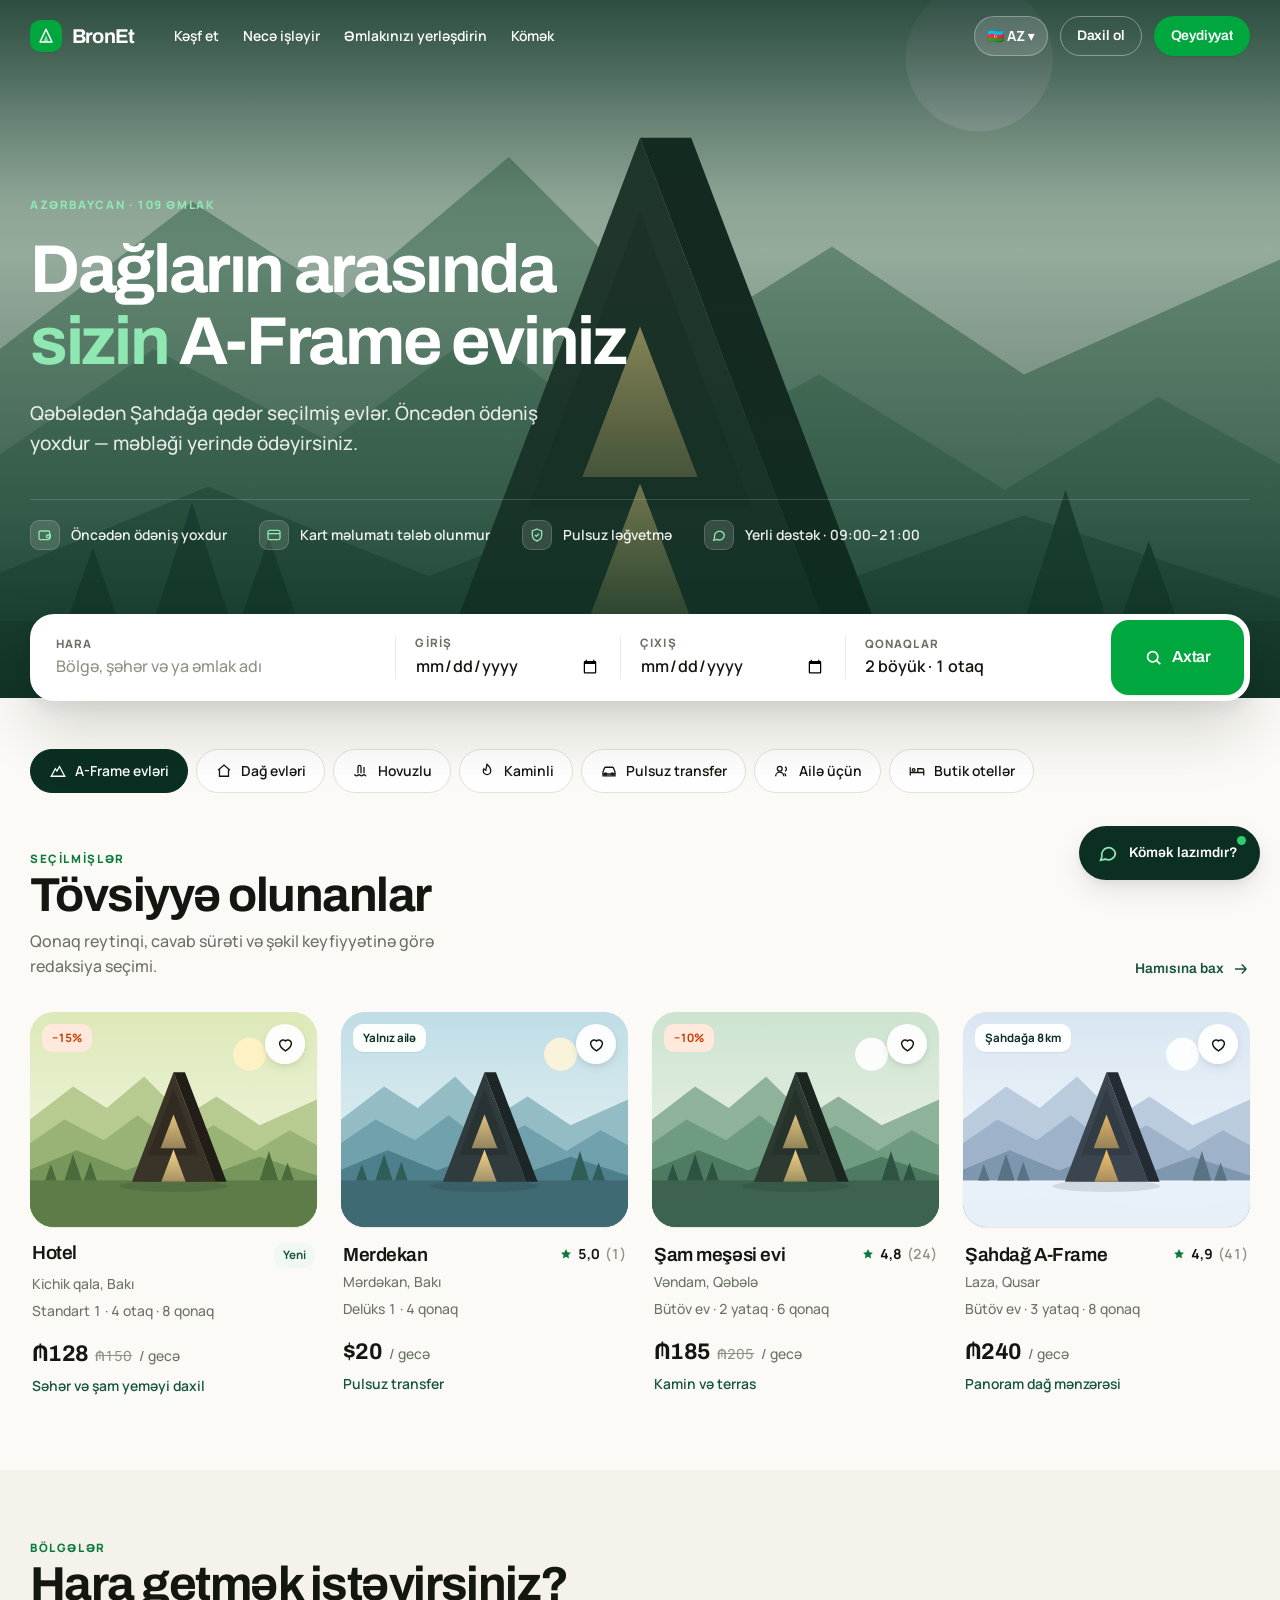
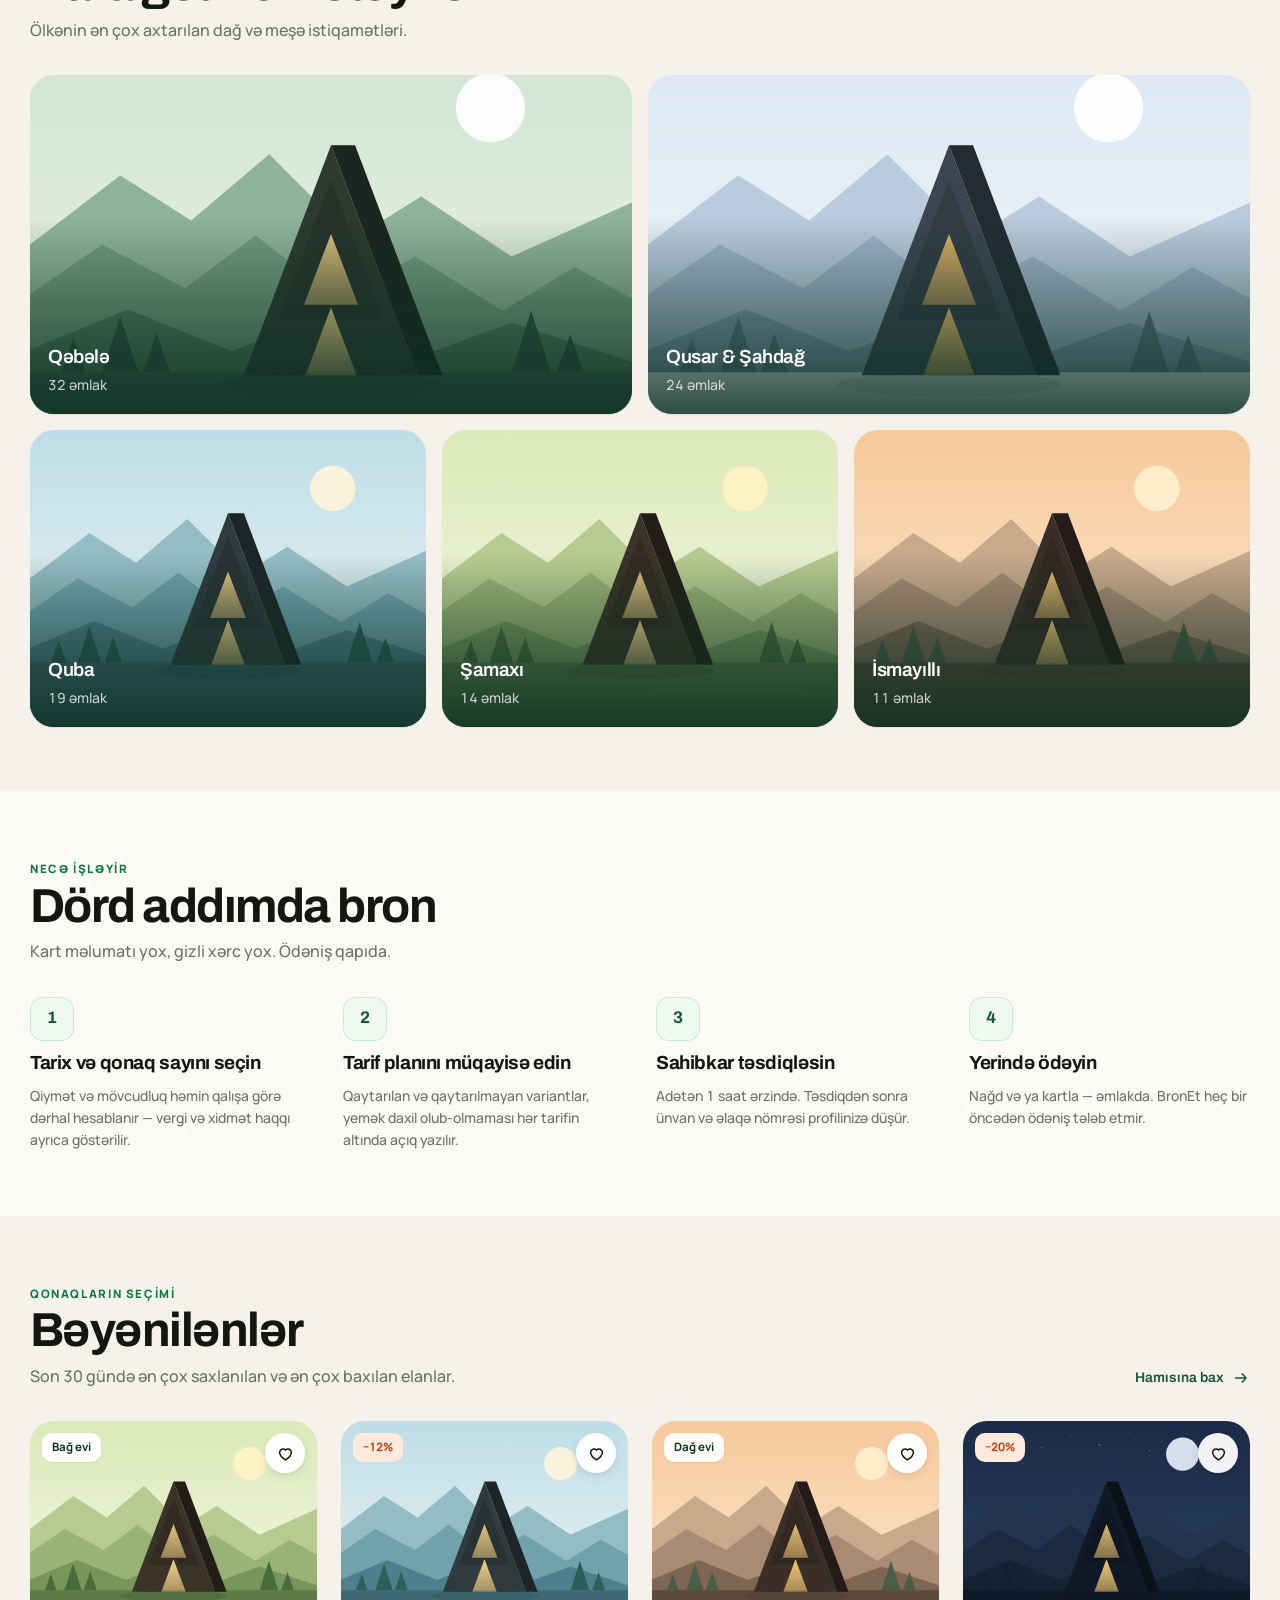
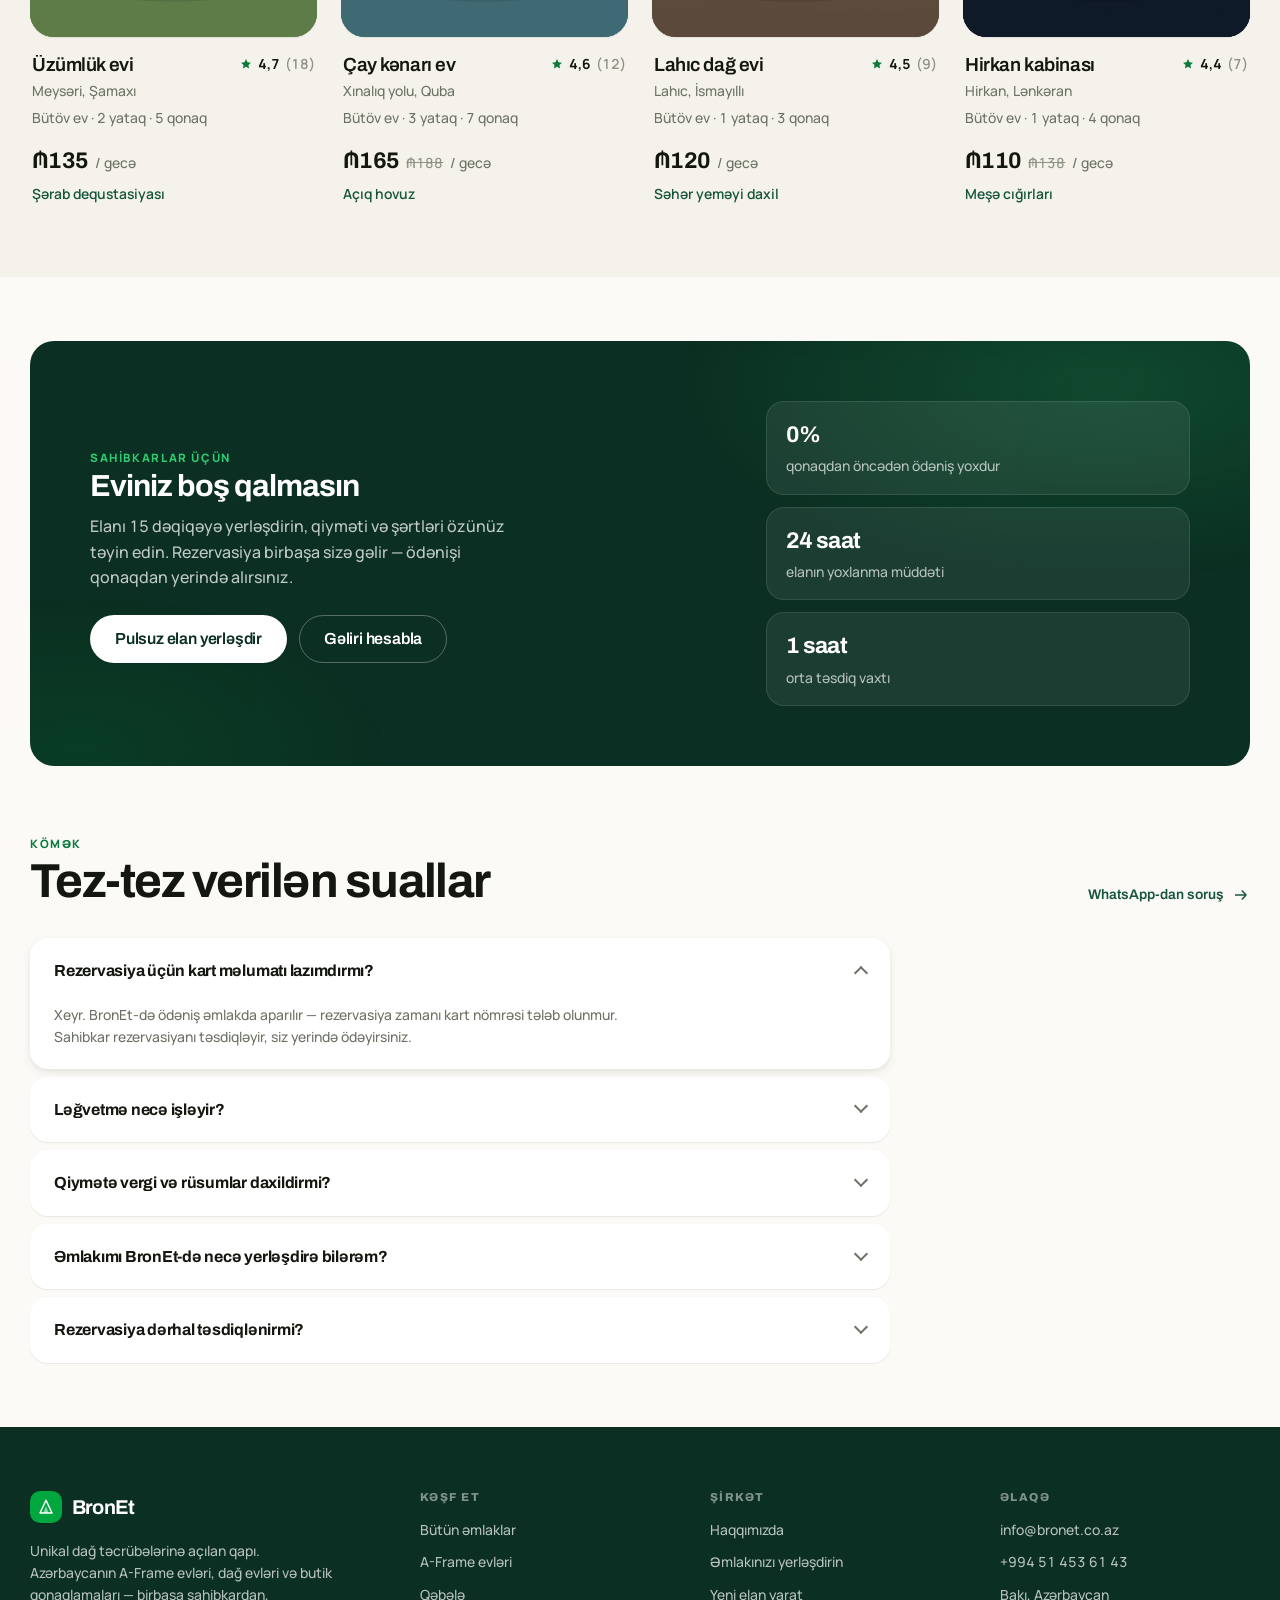
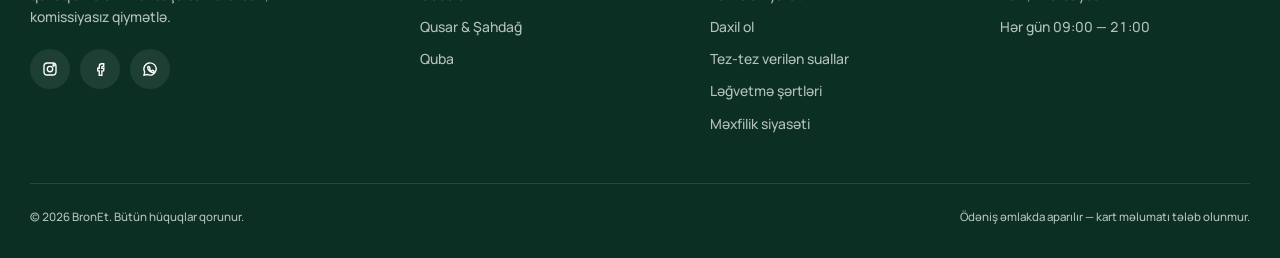
<file: index.html>
<!DOCTYPE html>
<html lang="az">
<head>
<meta charset="utf-8">
<meta name="viewport" content="width=device-width, initial-scale=1">
<title>BronEt — Azərbaycanın A-Frame və dağ evləri</title>
<meta name="description" content="A-Frame evləri, dağ evləri və butik qonaqlamalar. Öncədən ödəniş yoxdur, pulsuz ləğvetmə, kart məlumatı tələb olunmur.">
<meta name="theme-color" content="#0B2F22">
<link rel="preconnect" href="https://fonts.googleapis.com">
<link rel="preconnect" href="https://fonts.gstatic.com" crossorigin>
<link href="https://fonts.googleapis.com/css2?family=Archivo:wght@400;500;600;700&family=Manrope:wght@400;500;600;700;800&display=swap" rel="stylesheet">
<link rel="stylesheet" href="assets/css/style.css">
<link rel="icon" href="data:image/svg+xml,%3Csvg xmlns='http://www.w3.org/2000/svg' viewBox='0 0 24 24'%3E%3Crect width='24' height='24' rx='6' fill='%2300A63E'/%3E%3Cpath d='M12 4 20 20H4Z' fill='%23fff'/%3E%3C/svg%3E">

</head>
<body>
<a class="skip" href="#main">Əsas məzmuna keç</a>
<svg width="0" height="0" style="position:absolute" aria-hidden="true" focusable="false"><defs>
<symbol id="i-pin" viewBox="0 0 24 24"><path d="M12 21s7-5.6 7-11a7 7 0 1 0-14 0c0 5.4 7 11 7 11Z"/><circle cx="12" cy="10" r="2.6"/></symbol>
<symbol id="i-check" viewBox="0 0 24 24"><path d="m4 12.5 5 5L20 6.5"/></symbol>
<symbol id="i-x" viewBox="0 0 24 24"><path d="M6 6l12 12M18 6 6 18"/></symbol>
<symbol id="i-arrow" viewBox="0 0 24 24"><path d="M4 12h15m0 0-6-6m6 6-6 6"/></symbol>
<symbol id="i-heart" viewBox="0 0 24 24"><path d="M12 20s-7.5-4.6-7.5-9.6A4.4 4.4 0 0 1 12 7.6a4.4 4.4 0 0 1 7.5 2.8C19.5 15.4 12 20 12 20Z"/></symbol>
<symbol id="i-shield" viewBox="0 0 24 24"><path d="M12 3l7 3v6c0 4.4-3 7.7-7 9-4-1.3-7-4.6-7-9V6l7-3Z"/><path d="m9 12 2 2 4-4"/></symbol>
<symbol id="i-wallet" viewBox="0 0 24 24"><path d="M3 8a2 2 0 0 1 2-2h12a2 2 0 0 1 2 2v9a2 2 0 0 1-2 2H5a2 2 0 0 1-2-2V8Z"/><path d="M16 12h4v4h-4a2 2 0 0 1 0-4Z"/></symbol>
<symbol id="i-card" viewBox="0 0 24 24"><rect x="3" y="5" width="18" height="14" rx="2.5"/><path d="M3 10h18"/></symbol>
<symbol id="i-chat" viewBox="0 0 24 24"><path d="M20 12a7.5 7.5 0 0 1-11 6.6L4 20l1.4-4.4A7.5 7.5 0 1 1 20 12Z"/></symbol>
<symbol id="i-users" viewBox="0 0 24 24"><circle cx="9" cy="9" r="3.2"/><path d="M3.5 19a5.5 5.5 0 0 1 11 0"/><path d="M16 6.5a3 3 0 0 1 0 5.6M17 19a5.4 5.4 0 0 0-1.6-3.8"/></symbol>
<symbol id="i-bed" viewBox="0 0 24 24"><path d="M3 18v-8m0 4h18v4M3 12V7m18 7V11a2 2 0 0 0-2-2h-6v5"/><circle cx="7.5" cy="10.5" r="1.8"/></symbol>
<symbol id="i-door" viewBox="0 0 24 24"><path d="M6 21V4a1 1 0 0 1 1-1h10a1 1 0 0 1 1 1v17"/><path d="M4 21h16"/><circle cx="14.5" cy="12.5" r=".9"/></symbol>
<symbol id="i-ruler" viewBox="0 0 24 24"><rect x="3" y="8" width="18" height="8" rx="2"/><path d="M7.5 8v3M12 8v4M16.5 8v3"/></symbol>
<symbol id="i-wifi" viewBox="0 0 24 24"><path d="M4 9a13 13 0 0 1 16 0M7 12.5a8.5 8.5 0 0 1 10 0M10 16a4 4 0 0 1 4 0"/><circle cx="12" cy="19" r=".8" fill="currentColor"/></symbol>
<symbol id="i-fire" viewBox="0 0 24 24"><path d="M12 3s5 4.2 5 8.6A5 5 0 0 1 7 12c0-1.7.8-3 .8-3S9 11 10.5 11c0-3 1.5-5.4 1.5-8Z"/></symbol>
<symbol id="i-car" viewBox="0 0 24 24"><path d="M4 16v-3l1.7-4.3A2 2 0 0 1 7.6 7h8.8a2 2 0 0 1 1.9 1.7L20 13v3"/><path d="M4 16h16v2.5H4z"/><circle cx="7.5" cy="16" r="1.4"/><circle cx="16.5" cy="16" r="1.4"/></symbol>
<symbol id="i-mountain" viewBox="0 0 24 24"><path d="M3 19h18L14 6l-3.4 6.2L8.4 9 3 19Z"/></symbol>
<symbol id="i-home" viewBox="0 0 24 24"><path d="M4 11 12 4l8 7"/><path d="M6 10v9h12v-9"/></symbol>
<symbol id="i-pool" viewBox="0 0 24 24"><path d="M3 17c1.6 0 1.6 1.4 3.2 1.4S7.8 17 9.4 17 11 18.4 12.6 18.4 14.2 17 15.8 17s1.6 1.4 3.2 1.4"/><path d="M8 15V6.5a2 2 0 0 1 4 0V15M16 15V6.5"/></symbol>
<symbol id="i-star" viewBox="0 0 24 24"><path d="m12 4 2.4 4.9 5.4.8-3.9 3.8.9 5.4-4.8-2.5-4.8 2.5.9-5.4L4.2 9.7l5.4-.8L12 4Z"/></symbol>
<symbol id="i-star-f" viewBox="0 0 24 24"><path d="m12 3.5 2.6 5.3 5.9.9-4.3 4.1 1 5.8-5.2-2.8-5.2 2.8 1-5.8L3.5 9.7l5.9-.9L12 3.5Z"/></symbol>
<symbol id="i-bolt" viewBox="0 0 24 24"><path d="M13 3 5.5 13.5H11l-.8 7.5L18.5 10H13l0-7Z"/></symbol>
<symbol id="i-sun" viewBox="0 0 24 24"><circle cx="12" cy="12" r="4.2"/><path d="M12 3v2.2M12 18.8V21M3 12h2.2M18.8 12H21M5.6 5.6l1.6 1.6M16.8 16.8l1.6 1.6M18.4 5.6l-1.6 1.6M7.2 16.8l-1.6 1.6"/></symbol>
<symbol id="i-clock" viewBox="0 0 24 24"><circle cx="12" cy="12" r="8.5"/><path d="M12 7.5V12l3 2"/></symbol>
<symbol id="i-info" viewBox="0 0 24 24"><circle cx="12" cy="12" r="8.5"/><path d="M12 11v5"/><circle cx="12" cy="8.2" r=".9" fill="currentColor"/></symbol>
<symbol id="i-key" viewBox="0 0 24 24"><circle cx="8" cy="12" r="3.5"/><path d="M11.5 12H20m-3 0v3m-2.5-3v2"/></symbol>
<symbol id="i-cal" viewBox="0 0 24 24"><rect x="3.5" y="5" width="17" height="15" rx="2.5"/><path d="M3.5 10h17M8 3.5V6m8-2.5V6"/></symbol>
<symbol id="i-search" viewBox="0 0 24 24"><circle cx="11" cy="11" r="6.5"/><path d="m16 16 4.5 4.5"/></symbol>
<symbol id="i-ig" viewBox="0 0 24 24"><rect x="4" y="4" width="16" height="16" rx="4.5"/><circle cx="12" cy="12" r="3.6"/><circle cx="16.8" cy="7.2" r=".9" fill="currentColor"/></symbol>
<symbol id="i-fb" viewBox="0 0 24 24"><path d="M14.5 8.5H17V5h-2.6c-2.2 0-3.4 1.4-3.4 3.5V11H9v3.5h2v6h3.5v-6h2.3l.5-3.5h-2.8V9.4c0-.6.2-.9 1-.9Z"/></symbol>
<symbol id="i-wa" viewBox="0 0 24 24"><path d="M12 3.8A8.2 8.2 0 0 0 4.9 16L4 20.2l4.3-.9A8.2 8.2 0 1 0 12 3.8Z"/><path d="M9 9.2c.3-.7.6-.7.9-.7h.6c.2 0 .5 0 .7.6l.7 1.7c.1.3 0 .5-.1.7l-.4.5c-.1.2-.2.3 0 .6.5.9 1.4 1.6 2.3 2 .3.2.5.1.7-.1l.5-.6c.2-.2.4-.2.6-.1l1.6.8c.3.1.4.4.3.7-.2.8-1 1.5-1.9 1.5-2.6 0-6.5-3.4-6.5-6 0-.6.2-1.1.5-1.6Z"/></symbol>
<symbol id="i-send" viewBox="0 0 24 24"><path d="M4.5 12 20 4.5 15.5 20l-3.4-6.1L4.5 12Z"/></symbol>
<symbol id="i-eye" viewBox="0 0 24 24"><path d="M2.5 12S6 5.8 12 5.8 21.5 12 21.5 12 18 18.2 12 18.2 2.5 12 2.5 12Z"/><circle cx="12" cy="12" r="3"/></symbol>
<symbol id="i-lock" viewBox="0 0 24 24"><rect x="4.5" y="10" width="15" height="10.5" rx="2.5"/><path d="M8 10V7.5a4 4 0 0 1 8 0V10"/></symbol>
<symbol id="i-mail" viewBox="0 0 24 24"><rect x="3" y="5.5" width="18" height="13" rx="2.5"/><path d="m3.8 7 8.2 6 8.2-6"/></symbol>
<symbol id="i-user" viewBox="0 0 24 24"><circle cx="12" cy="8.5" r="3.6"/><path d="M4.8 20a7.2 7.2 0 0 1 14.4 0"/></symbol>
<symbol id="i-phone" viewBox="0 0 24 24"><path d="M7 3.5h3l1.5 4-2 1.4a12 12 0 0 0 5.6 5.6l1.4-2 4 1.5v3a2 2 0 0 1-2.2 2A16.5 16.5 0 0 1 5.5 5.7 2 2 0 0 1 7 3.5Z"/></symbol>
<symbol id="i-upload" viewBox="0 0 24 24"><path d="M12 16V4m0 0L7.5 8.5M12 4l4.5 4.5"/><path d="M4 15v3.5A2.5 2.5 0 0 0 6.5 21h11a2.5 2.5 0 0 0 2.5-2.5V15"/></symbol>
<symbol id="i-check-circle" viewBox="0 0 24 24"><circle cx="12" cy="12" r="9"/><path d="m8 12.4 2.6 2.6L16 9.6"/></symbol>
<symbol id="i-bot" viewBox="0 0 24 24"><rect x="4" y="7.5" width="16" height="12" rx="4"/><path d="M12 7.5V4M9.5 13.5v1.5M14.5 13.5v1.5"/><circle cx="12" cy="3.4" r="1.2"/></symbol>
</defs></svg><header class="hdr hdr--onphoto" data-static="false">
  <div class="hdr__in">
    <a class="logo" href="index.html" aria-label="BronEt — ana səhifə">
  <span class="logo__mark"><svg viewBox="0 0 24 24" fill="none" stroke="#fff" stroke-width="2" stroke-linecap="round" stroke-linejoin="round"><path d="M12 3 20 20H4L12 3Z"/><path d="M12 11 15.6 20H8.4L12 11Z" fill="#fff" stroke="none" opacity=".55"/></svg></span>
  BronEt</a>
    <nav class="nav" aria-label="Əsas naviqasiya">
      <a href="search.html">Kəşf et</a>
      <a href="index.html#nasil">Necə işləyir</a>
      <a href="host.html">Əmlakınızı yerləşdirin</a>
      <a href="index.html#faq">Kömək</a>
    </nav>
    <div class="hdr__right">
      <button class="langsel desk" type="button" aria-label="Dil seçimi">🇦🇿 AZ ▾</button>
      <a class="btn btn--ghost btn--sm desk" href="login.html">Daxil ol</a>
      <a class="btn btn--sm desk" href="register.html">Qeydiyyat</a>
      <button class="burger" type="button" aria-label="Menyu" aria-expanded="false"><span></span><span></span><span></span></button>
    </div>
  </div>
</header>
<div class="mobmenu" data-open="false">
  <div class="wrap">
    <a href="search.html">Kəşf et</a>
    <a href="index.html#nasil">Necə işləyir</a>
    <a href="host.html">Əmlakınızı yerləşdirin</a>
    <a href="index.html#faq">Tez-tez verilən suallar</a>
    <div style="display:flex;gap:12px;margin-top:16px">
      <a class="btn btn--ghost btn--block" href="login.html">Daxil ol</a>
      <a class="btn btn--block" href="register.html">Qeydiyyat</a>
    </div>
  </div>
</div>
<main id="main">

<section class="hero">
  <div class="hero__media"><img src="assets/img/scene-forest.svg" alt="" aria-hidden="true"></div>
  <div class="wrap">
    <div class="hero__in">
      <span class="eyebrow" data-rise>Azərbaycan · 109 əmlak</span>
      <h1 data-rise style="--d:90ms">Dağların arasında <span>sizin</span> A-Frame eviniz</h1>
      <p data-rise style="--d:180ms">Qəbələdən Şahdağa qədər seçilmiş evlər. Öncədən ödəniş yoxdur — məbləği yerində ödəyirsiniz.</p>
      <div class="hero__trust" data-rise style="--d:260ms">
        <div><i><svg aria-hidden="true"><use href="#i-wallet"/></svg></i>Öncədən ödəniş yoxdur</div>
        <div><i><svg aria-hidden="true"><use href="#i-card"/></svg></i>Kart məlumatı tələb olunmur</div>
        <div><i><svg aria-hidden="true"><use href="#i-shield"/></svg></i>Pulsuz ləğvetmə</div>
        <div><i><svg aria-hidden="true"><use href="#i-chat"/></svg></i>Yerli dəstək · 09:00–21:00</div>
      </div>
    </div>
  </div>
</section>

<div class="wrap">
  <form class="searchbar" data-rise style="--d:340ms" action="search.html">
    <div class="searchbar__grid">
      <div class="field">
        <label for="q">Hara</label>
        <input id="q" name="q" type="text" placeholder="Bölgə, şəhər və ya əmlak adı" autocomplete="off">
      </div>
      <div class="field">
        <label for="ci">Giriş</label>
        <input id="ci" name="ci" type="date" data-checkin>
      </div>
      <div class="field">
        <label for="co">Çıxış</label>
        <input id="co" name="co" type="date" data-checkout>
      </div>
      <div class="field">
        <label for="g">Qonaqlar</label>
        <select id="g" name="g">
          <option>2 böyük · 1 otaq</option>
          <option>2 böyük · 1 uşaq</option>
          <option>4 böyük · 2 otaq</option>
          <option>6 böyük · 3 otaq</option>
        </select>
      </div>
      <button class="btn btn--lg" type="submit"><svg aria-hidden="true"><use href="#i-search"/></svg>Axtar</button>
    </div>
  </form>

</div>

<section class="section section--tight">
  <div class="wrap">
    <div class="chips" data-chips><button class="chip" type="button" aria-pressed="true"><svg aria-hidden="true"><use href="#i-mountain"/></svg>A-Frame evləri</button><button class="chip" type="button" aria-pressed="false"><svg aria-hidden="true"><use href="#i-home"/></svg>Dağ evləri</button><button class="chip" type="button" aria-pressed="false"><svg aria-hidden="true"><use href="#i-pool"/></svg>Hovuzlu</button><button class="chip" type="button" aria-pressed="false"><svg aria-hidden="true"><use href="#i-fire"/></svg>Kaminli</button><button class="chip" type="button" aria-pressed="false"><svg aria-hidden="true"><use href="#i-car"/></svg>Pulsuz transfer</button><button class="chip" type="button" aria-pressed="false"><svg aria-hidden="true"><use href="#i-users"/></svg>Ailə üçün</button><button class="chip" type="button" aria-pressed="false"><svg aria-hidden="true"><use href="#i-bed"/></svg>Butik otellər</button></div>
  </div>
</section>

<section class="section" style="padding-top:0">
  <div class="wrap">
    <div class="section__head">
      <div>
        <span class="eyebrow">Seçilmişlər</span>
        <h2>Tövsiyyə olunanlar</h2>
        <p>Qonaq reytinqi, cavab sürəti və şəkil keyfiyyətinə görə redaksiya seçimi.</p>
      </div>
      <a class="link-arrow" href="search.html">Hamısına bax <svg aria-hidden="true"><use href="#i-arrow"/></svg></a>
    </div>
    <div class="rail"><article class="card" data-reveal>
      <div class="card__media"><img src="https://bronet.co.az/_next/image?url=https%3A%2F%2Fsystem.bronet.co.az%2Fstorage%2F7%2F_Z7A9257.jpg&w=1080&q=75" alt="Kichik qala, Bakı — Standart otaq" loading="lazy" decoding="async" onerror="this.onerror=null;this.src='assets/img/scene-meadow.svg'">
        <span class="tag tag--deal card__badge">−15%</span>
        <button class="iconbtn card__fav" type="button" data-fav aria-pressed="false" aria-label="Bəyəndiklərimə əlavə et"><svg aria-hidden="true"><use href="#i-heart"/></svg></button>
      </div>
      <div class="card__body">
        <div class="card__row"><h3 class="card__title">Hotel</h3><span class="score score--new">Yeni</span></div>
        <p class="card__loc">Kichik qala, Bakı</p>
        <p class="card__meta">Standart 1 · 4 otaq · 8 qonaq</p>
        <div class="card__foot"><p class="card__price"><b>₼128</b><s>₼150</s><i>/ gecə</i></p><span class="card__perk">Səhər və şam yeməyi daxil</span></div>
      </div>
      <a class="card__link" href="property.html" aria-label="Hotel — Kichik qala, Bakı"></a>
    </article><article class="card" data-reveal>
      <div class="card__media"><img src="https://bronet.co.az/_next/image?url=https%3A%2F%2Fsystem.bronet.co.az%2Fstorage%2F5%2F1-otaqdan-2-y-duzlmumumi-sahsi-50kvm-mnzil-bayilin-id-68774427-861304322.jpeg&w=1080&q=75" alt="Mərdəkan — Delüks otaq" loading="lazy" decoding="async" onerror="this.onerror=null;this.src='assets/img/scene-lake.svg'">
        <span class="tag tag--glass card__badge">Yalnız ailə</span>
        <button class="iconbtn card__fav" type="button" data-fav aria-pressed="false" aria-label="Bəyəndiklərimə əlavə et"><svg aria-hidden="true"><use href="#i-heart"/></svg></button>
      </div>
      <div class="card__body">
        <div class="card__row"><h3 class="card__title">Merdekan</h3><span class="score"><svg aria-hidden="true"><use href="#i-star-f"/></svg>5,0 <em>(1)</em></span></div>
        <p class="card__loc">Mərdəkan, Bakı</p>
        <p class="card__meta">Delüks 1 · 4 qonaq</p>
        <div class="card__foot"><p class="card__price"><b>$20</b><i>/ gecə</i></p><span class="card__perk">Pulsuz transfer</span></div>
      </div>
      <a class="card__link" href="property.html" aria-label="Merdekan — Mərdəkan, Bakı"></a>
    </article><article class="card" data-reveal>
      <div class="card__media"><img src="assets/img/scene-forest.svg" alt="Qəbələ — şam meşəsində A-Frame ev" loading="lazy" decoding="async">
        <span class="tag tag--deal card__badge">−10%</span>
        <button class="iconbtn card__fav" type="button" data-fav aria-pressed="false" aria-label="Bəyəndiklərimə əlavə et"><svg aria-hidden="true"><use href="#i-heart"/></svg></button>
      </div>
      <div class="card__body">
        <div class="card__row"><h3 class="card__title">Şam meşəsi evi</h3><span class="score"><svg aria-hidden="true"><use href="#i-star-f"/></svg>4,8 <em>(24)</em></span></div>
        <p class="card__loc">Vəndam, Qəbələ</p>
        <p class="card__meta">Bütöv ev · 2 yataq · 6 qonaq</p>
        <div class="card__foot"><p class="card__price"><b>₼185</b><s>₼205</s><i>/ gecə</i></p><span class="card__perk">Kamin və terras</span></div>
      </div>
      <a class="card__link" href="property.html" aria-label="Şam meşəsi evi — Vəndam, Qəbələ"></a>
    </article><article class="card" data-reveal>
      <div class="card__media"><img src="assets/img/scene-snow.svg" alt="Qusar — Şahdağ yaxınlığında A-Frame ev" loading="lazy" decoding="async">
        <span class="tag tag--glass card__badge">Şahdağa 8 km</span>
        <button class="iconbtn card__fav" type="button" data-fav aria-pressed="false" aria-label="Bəyəndiklərimə əlavə et"><svg aria-hidden="true"><use href="#i-heart"/></svg></button>
      </div>
      <div class="card__body">
        <div class="card__row"><h3 class="card__title">Şahdağ A-Frame</h3><span class="score"><svg aria-hidden="true"><use href="#i-star-f"/></svg>4,9 <em>(41)</em></span></div>
        <p class="card__loc">Laza, Qusar</p>
        <p class="card__meta">Bütöv ev · 3 yataq · 8 qonaq</p>
        <div class="card__foot"><p class="card__price"><b>₼240</b><i>/ gecə</i></p><span class="card__perk">Panoram dağ mənzərəsi</span></div>
      </div>
      <a class="card__link" href="property.html" aria-label="Şahdağ A-Frame — Laza, Qusar"></a>
    </article></div>
  </div>
</section>

<section class="section section--paper">
  <div class="wrap">
    <div class="section__head">
      <div>
        <span class="eyebrow">Bölgələr</span>
        <h2>Hara getmək istəyirsiniz?</h2>
        <p>Ölkənin ən çox axtarılan dağ və meşə istiqamətləri.</p>
      </div>
    </div>
    <div class="tiles"><a class="tile" href="search.html" data-reveal>
        <img src="assets/img/scene-forest.svg" alt="Qəbələ bölgəsi" loading="lazy">
        <span class="tile__cap"><b>Qəbələ</b><span>32 əmlak</span></span></a><a class="tile" href="search.html" data-reveal>
        <img src="assets/img/scene-snow.svg" alt="Qusar & Şahdağ bölgəsi" loading="lazy">
        <span class="tile__cap"><b>Qusar & Şahdağ</b><span>24 əmlak</span></span></a><a class="tile" href="search.html" data-reveal>
        <img src="assets/img/scene-lake.svg" alt="Quba bölgəsi" loading="lazy">
        <span class="tile__cap"><b>Quba</b><span>19 əmlak</span></span></a><a class="tile" href="search.html" data-reveal>
        <img src="assets/img/scene-meadow.svg" alt="Şamaxı bölgəsi" loading="lazy">
        <span class="tile__cap"><b>Şamaxı</b><span>14 əmlak</span></span></a><a class="tile" href="search.html" data-reveal>
        <img src="assets/img/scene-dawn.svg" alt="İsmayıllı bölgəsi" loading="lazy">
        <span class="tile__cap"><b>İsmayıllı</b><span>11 əmlak</span></span></a></div>
  </div>
</section>

<section class="section" id="nasil">
  <div class="wrap">
    <div class="section__head">
      <div>
        <span class="eyebrow">Necə işləyir</span>
        <h2>Dörd addımda bron</h2>
        <p>Kart məlumatı yox, gizli xərc yox. Ödəniş qapıda.</p>
      </div>
    </div>
    <div class="steps">
      <div class="step" data-reveal><span class="step__n">1</span><h3>Tarix və qonaq sayını seçin</h3><p>Qiymət və mövcudluq həmin qalışa görə dərhal hesablanır — vergi və xidmət haqqı ayrıca göstərilir.</p></div>
      <div class="step" data-reveal><span class="step__n">2</span><h3>Tarif planını müqayisə edin</h3><p>Qaytarılan və qaytarılmayan variantlar, yemək daxil olub-olmaması hər tarifin altında açıq yazılır.</p></div>
      <div class="step" data-reveal><span class="step__n">3</span><h3>Sahibkar təsdiqləsin</h3><p>Adətən 1 saat ərzində. Təsdiqdən sonra ünvan və əlaqə nömrəsi profilinizə düşür.</p></div>
      <div class="step" data-reveal><span class="step__n">4</span><h3>Yerində ödəyin</h3><p>Nağd və ya kartla — əmlakda. BronEt heç bir öncədən ödəniş tələb etmir.</p></div>
    </div>
  </div>
</section>

<section class="section section--paper">
  <div class="wrap">
    <div class="section__head">
      <div>
        <span class="eyebrow">Qonaqların seçimi</span>
        <h2>Bəyənilənlər</h2>
        <p>Son 30 gündə ən çox saxlanılan və ən çox baxılan elanlar.</p>
      </div>
      <a class="link-arrow" href="search.html">Hamısına bax <svg aria-hidden="true"><use href="#i-arrow"/></svg></a>
    </div>
    <div class="rail"><article class="card" data-reveal>
      <div class="card__media"><img src="assets/img/scene-meadow.svg" alt="Şamaxı — üzümlük içində ev" loading="lazy" decoding="async">
        <span class="tag tag--glass card__badge">Bağ evi</span>
        <button class="iconbtn card__fav" type="button" data-fav aria-pressed="false" aria-label="Bəyəndiklərimə əlavə et"><svg aria-hidden="true"><use href="#i-heart"/></svg></button>
      </div>
      <div class="card__body">
        <div class="card__row"><h3 class="card__title">Üzümlük evi</h3><span class="score"><svg aria-hidden="true"><use href="#i-star-f"/></svg>4,7 <em>(18)</em></span></div>
        <p class="card__loc">Meysəri, Şamaxı</p>
        <p class="card__meta">Bütöv ev · 2 yataq · 5 qonaq</p>
        <div class="card__foot"><p class="card__price"><b>₼135</b><i>/ gecə</i></p><span class="card__perk">Şərab dequstasiyası</span></div>
      </div>
      <a class="card__link" href="property.html" aria-label="Üzümlük evi — Meysəri, Şamaxı"></a>
    </article><article class="card" data-reveal>
      <div class="card__media"><img src="assets/img/scene-lake.svg" alt="Quba — çay kənarında ev" loading="lazy" decoding="async">
        <span class="tag tag--deal card__badge">−12%</span>
        <button class="iconbtn card__fav" type="button" data-fav aria-pressed="false" aria-label="Bəyəndiklərimə əlavə et"><svg aria-hidden="true"><use href="#i-heart"/></svg></button>
      </div>
      <div class="card__body">
        <div class="card__row"><h3 class="card__title">Çay kənarı ev</h3><span class="score"><svg aria-hidden="true"><use href="#i-star-f"/></svg>4,6 <em>(12)</em></span></div>
        <p class="card__loc">Xınalıq yolu, Quba</p>
        <p class="card__meta">Bütöv ev · 3 yataq · 7 qonaq</p>
        <div class="card__foot"><p class="card__price"><b>₼165</b><s>₼188</s><i>/ gecə</i></p><span class="card__perk">Açıq hovuz</span></div>
      </div>
      <a class="card__link" href="property.html" aria-label="Çay kənarı ev — Xınalıq yolu, Quba"></a>
    </article><article class="card" data-reveal>
      <div class="card__media"><img src="assets/img/scene-dawn.svg" alt="İsmayıllı — Lahıc yolunda dağ evi" loading="lazy" decoding="async">
        <span class="tag tag--glass card__badge">Dağ evi</span>
        <button class="iconbtn card__fav" type="button" data-fav aria-pressed="false" aria-label="Bəyəndiklərimə əlavə et"><svg aria-hidden="true"><use href="#i-heart"/></svg></button>
      </div>
      <div class="card__body">
        <div class="card__row"><h3 class="card__title">Lahıc dağ evi</h3><span class="score"><svg aria-hidden="true"><use href="#i-star-f"/></svg>4,5 <em>(9)</em></span></div>
        <p class="card__loc">Lahıc, İsmayıllı</p>
        <p class="card__meta">Bütöv ev · 1 yataq · 3 qonaq</p>
        <div class="card__foot"><p class="card__price"><b>₼120</b><i>/ gecə</i></p><span class="card__perk">Səhər yeməyi daxil</span></div>
      </div>
      <a class="card__link" href="property.html" aria-label="Lahıc dağ evi — Lahıc, İsmayıllı"></a>
    </article><article class="card" data-reveal>
      <div class="card__media"><img src="assets/img/scene-night.svg" alt="Lənkəran — meşə kabinası" loading="lazy" decoding="async">
        <span class="tag tag--deal card__badge">−20%</span>
        <button class="iconbtn card__fav" type="button" data-fav aria-pressed="false" aria-label="Bəyəndiklərimə əlavə et"><svg aria-hidden="true"><use href="#i-heart"/></svg></button>
      </div>
      <div class="card__body">
        <div class="card__row"><h3 class="card__title">Hirkan kabinası</h3><span class="score"><svg aria-hidden="true"><use href="#i-star-f"/></svg>4,4 <em>(7)</em></span></div>
        <p class="card__loc">Hirkan, Lənkəran</p>
        <p class="card__meta">Bütöv ev · 1 yataq · 4 qonaq</p>
        <div class="card__foot"><p class="card__price"><b>₼110</b><s>₼138</s><i>/ gecə</i></p><span class="card__perk">Meşə cığırları</span></div>
      </div>
      <a class="card__link" href="property.html" aria-label="Hirkan kabinası — Hirkan, Lənkəran"></a>
    </article></div>
  </div>
</section>

<section class="section">
  <div class="wrap">
    <div class="band" data-reveal>
      <div class="band__grid">
        <div>
          <span class="eyebrow" style="color:var(--brand-400)">Sahibkarlar üçün</span>
          <h2>Eviniz boş qalmasın</h2>
          <p>Elanı 15 dəqiqəyə yerləşdirin, qiyməti və şərtləri özünüz təyin edin. Rezervasiya birbaşa sizə gəlir — ödənişi qonaqdan yerində alırsınız.</p>
          <div class="band__actions">
            <a class="btn btn--light" href="list-property.html">Pulsuz elan yerləşdir</a>
            <a class="btn btn--ghost" style="--btn-fg:#fff;--btn-bd:rgba(255,255,255,.3)" href="host.html#hesabla">Gəliri hesabla</a>
          </div>
        </div>
        <div class="band__stats">
          <div><b>0%</b><span>qonaqdan öncədən ödəniş yoxdur</span></div>
          <div><b>24 saat</b><span>elanın yoxlanma müddəti</span></div>
          <div><b>1 saat</b><span>orta təsdiq vaxtı</span></div>
        </div>
      </div>
    </div>
  </div>
</section>

<section class="section" id="faq" style="padding-top:0">
  <div class="wrap">
    <div class="section__head">
      <div>
        <span class="eyebrow">Kömək</span>
        <h2>Tez-tez verilən suallar</h2>
      </div>
      <a class="link-arrow" href="https://wa.me/994514536143">WhatsApp-dan soruş <svg aria-hidden="true"><use href="#i-arrow"/></svg></a>
    </div>
    <div class="faq"><details open><summary>Rezervasiya üçün kart məlumatı lazımdırmı?</summary><p>Xeyr. BronEt-də ödəniş əmlakda aparılır — rezervasiya zamanı kart nömrəsi tələb olunmur. Sahibkar rezervasiyanı təsdiqləyir, siz yerində ödəyirsiniz.</p></details><details><summary>Ləğvetmə necə işləyir?</summary><p>Standart şərt: girişə 7 gün qalmışa qədər ləğv pulsuzdur, sonra məbləğin 50%-i tutulur. Seçdiyiniz tarif planının öz şərti varsa, rezervasiyaya məhz o tətbiq olunur — şərt hər tarifin yanında açıq yazılır.</p></details><details><summary>Qiymətə vergi və rüsumlar daxildirmi?</summary><p>Kartlarda göstərilən qiymət gecəlik tarifdir. Tarix seçdikdən sonra rezervasiya panelində xidmət haqqı və vergi ayrıca sətirlə göstərilir — yekun məbləğ təsdiqdən əvvəl tam görünür.</p></details><details><summary>Əmlakımı BronEt-də necə yerləşdirə bilərəm?</summary><p>«Əmlakınızı yerləşdirin» səhifəsindən qeydiyyatdan keçin, əmlakın şəkillərini və şərtlərini əlavə edin. Yoxlamadan sonra elan 24 saat ərzində yayımlanır.</p></details><details><summary>Rezervasiya dərhal təsdiqlənirmi?</summary><p>Əksər əmlaklarda təsdiq sahibkar tərəfindən verilir və adətən 1 saat ərzində gəlir. Təsdiq statusunu profilinizdən və WhatsApp-dan izləyə bilərsiniz.</p></details></div>
  </div>
</section>

</main>
<footer class="ftr">
  <div class="wrap">
    <div class="ftr__grid">
      <div>
        <a class="logo" href="index.html" aria-label="BronEt — ana səhifə">
  <span class="logo__mark"><svg viewBox="0 0 24 24" fill="none" stroke="#fff" stroke-width="2" stroke-linecap="round" stroke-linejoin="round"><path d="M12 3 20 20H4L12 3Z"/><path d="M12 11 15.6 20H8.4L12 11Z" fill="#fff" stroke="none" opacity=".55"/></svg></span>
  BronEt</a>
        <p class="ftr__about">Unikal dağ təcrübələrinə açılan qapı. Azərbaycanın A-Frame evləri, dağ evləri və butik qonaqlamaları — birbaşa sahibkardan, komissiyasız qiymətlə.</p>
        <div class="social" style="margin-top:20px">
          <a href="#" aria-label="Instagram"><svg aria-hidden="true"><use href="#i-ig"/></svg></a>
          <a href="#" aria-label="Facebook"><svg aria-hidden="true"><use href="#i-fb"/></svg></a>
          <a href="https://wa.me/994514536143" aria-label="WhatsApp"><svg aria-hidden="true"><use href="#i-wa"/></svg></a>
        </div>
      </div>
      <div><h4>Kəşf et</h4><ul>
        <li><a href="search.html">Bütün əmlaklar</a></li>
        <li><a href="search.html">A-Frame evləri</a></li>
        <li><a href="search.html">Qəbələ</a></li>
        <li><a href="search.html">Qusar &amp; Şahdağ</a></li>
        <li><a href="search.html">Quba</a></li>
      </ul></div>
      <div><h4>Şirkət</h4><ul>
        <li><a href="#">Haqqımızda</a></li>
        <li><a href="host.html">Əmlakınızı yerləşdirin</a></li>
        <li><a href="list-property.html">Yeni elan yarat</a></li>
        <li><a href="login.html">Daxil ol</a></li>
        <li><a href="index.html#faq">Tez-tez verilən suallar</a></li>
        <li><a href="#">Ləğvetmə şərtləri</a></li>
        <li><a href="#">Məxfilik siyasəti</a></li>
      </ul></div>
      <div><h4>Əlaqə</h4><ul>
        <li><a href="mailto:info@bronet.co.az">info@bronet.co.az</a></li>
        <li><a href="tel:+994514536143">+994 51 453 61 43</a></li>
        <li><span>Bakı, Azərbaycan</span></li>
        <li><span>Hər gün 09:00 — 21:00</span></li>
      </ul></div>
    </div>
    <div class="ftr__bottom">
      <span>© 2026 BronEt. Bütün hüquqlar qorunur.</span>
      <span>Ödəniş əmlakda aparılır — kart məlumatı tələb olunmur.</span>
    </div>
  </div>
</footer>
<div class="chat" data-chat data-open="false">
  <section class="chat__panel" id="chatPanel" aria-label="BronEt köməkçisi">
    <header class="chat__head">
      <span class="chat__ava"><svg aria-hidden="true"><use href="#i-bot"/></svg></span>
      <div><b>BronEt köməkçisi</b><span>Adətən dərhal cavab verir</span></div>
      <button class="chat__close" type="button" data-chat-close aria-label="Söhbəti bağla"><svg aria-hidden="true"><use href="#i-x"/></svg></button>
    </header>
    <div class="chat__log" data-chat-log role="log" aria-live="polite"></div>
    <div class="chat__quick" data-chat-quick></div>
    <form class="chat__form" data-chat-form autocomplete="off">
      <input type="text" name="m" placeholder="Sualınızı yazın…" aria-label="Mesajınız">
      <button class="btn" type="submit" aria-label="Göndər"><svg aria-hidden="true"><use href="#i-send"/></svg></button>
    </form>
    <a class="chat__wa" href="https://wa.me/994514536143"><svg viewBox="0 0 24 24" aria-hidden="true"><path d="M12 2a10 10 0 0 0-8.6 15L2 22l5.2-1.4A10 10 0 1 0 12 2Zm5.3 14.1c-.2.6-1.3 1.2-1.8 1.2-.5 0-.5.4-3.2-.8-2.7-1.2-4.3-4-4.4-4.2-.1-.2-1-1.4-1-2.6s.6-1.8.9-2.1c.2-.2.5-.3.7-.3h.5c.2 0 .4 0 .6.5l.8 2c.1.2 0 .4-.1.6l-.4.5c-.1.2-.3.3-.1.6.2.4.9 1.5 2 2.4 1.3 1.2 2 1.4 2.3 1.5.2 0 .4 0 .6-.2l.7-.8c.2-.2.4-.2.6-.1l1.9.9c.2.1.4.2.4.4s0 .8-.1 1.5Z"/></svg> WhatsApp-da davam et</a>
  </section>
  <button class="chat__launcher" type="button" data-chat-toggle aria-expanded="false" aria-controls="chatPanel">
    <svg aria-hidden="true"><use href="#i-chat"/></svg><span>Kömək lazımdır?</span><i></i>
  </button>
</div><script src="assets/js/app.js"></script>
<script src="assets/js/chat.js"></script>
</body>
</html>
</file>
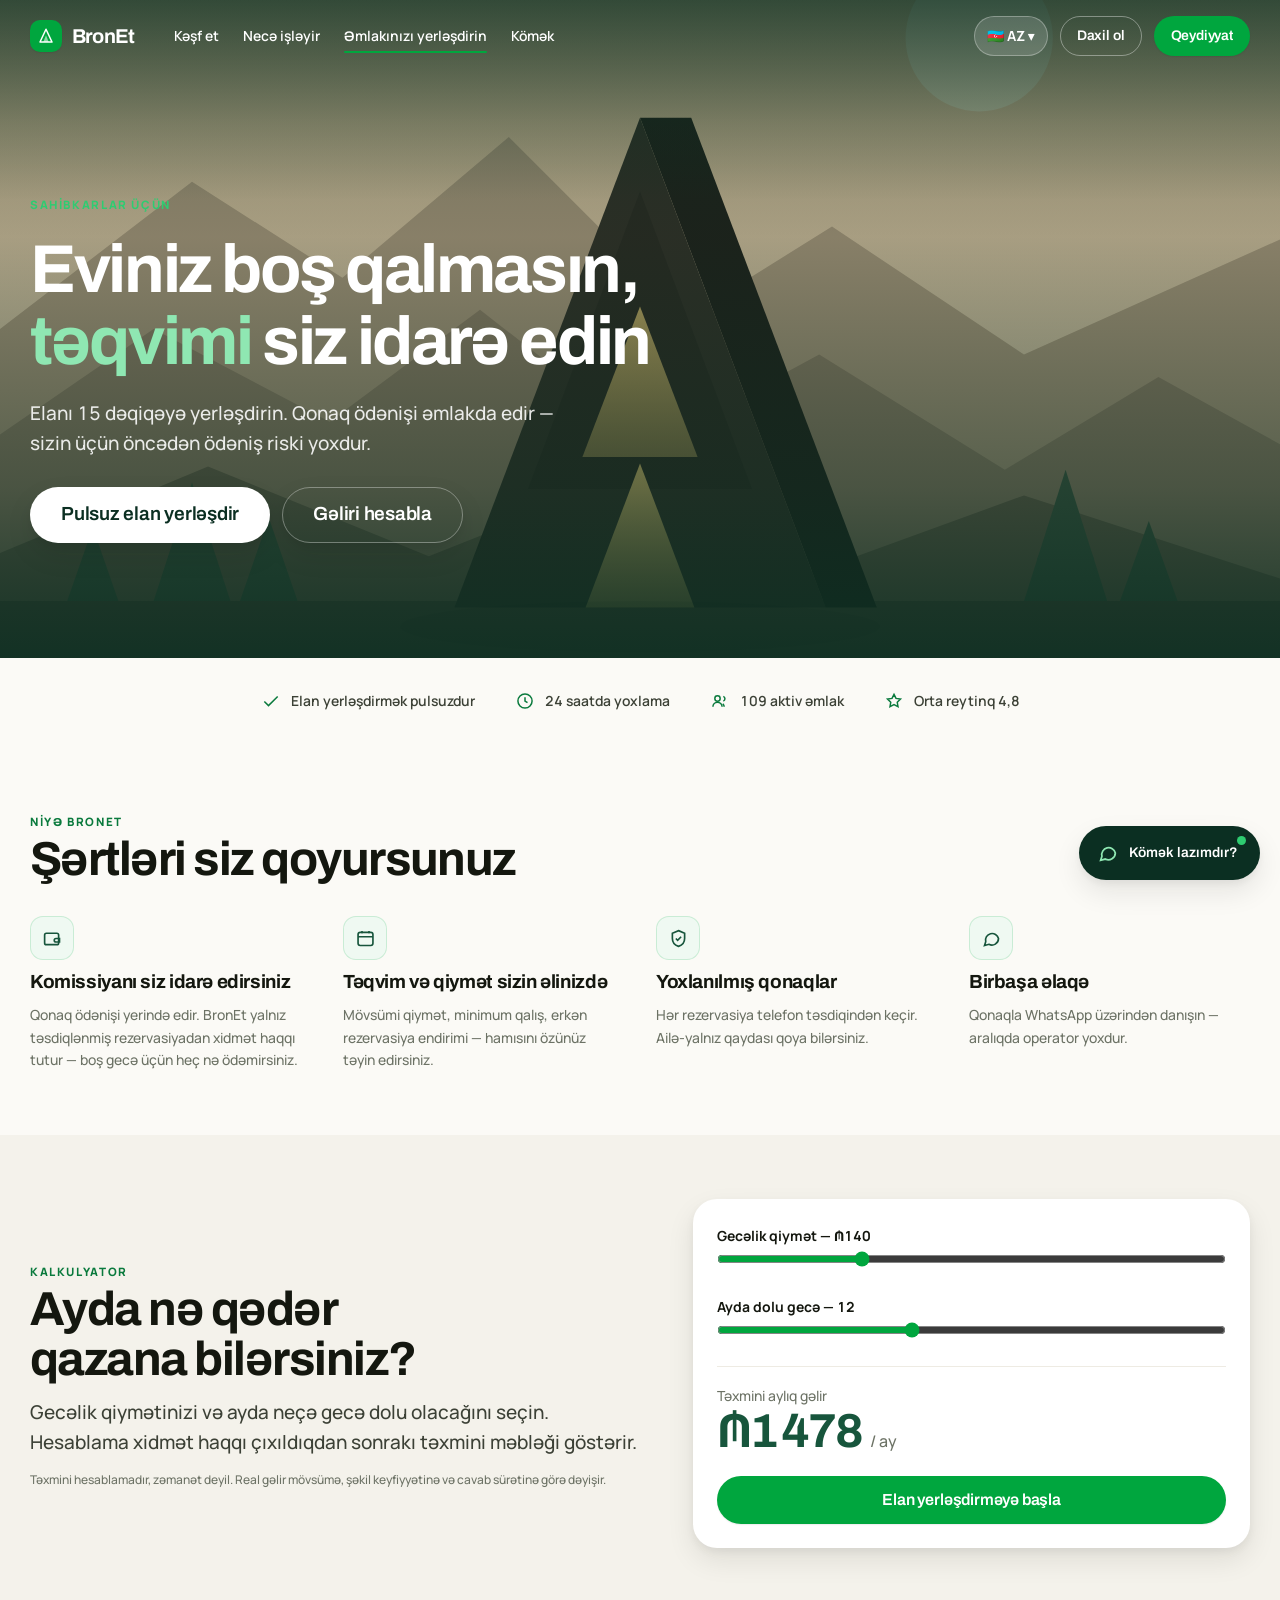
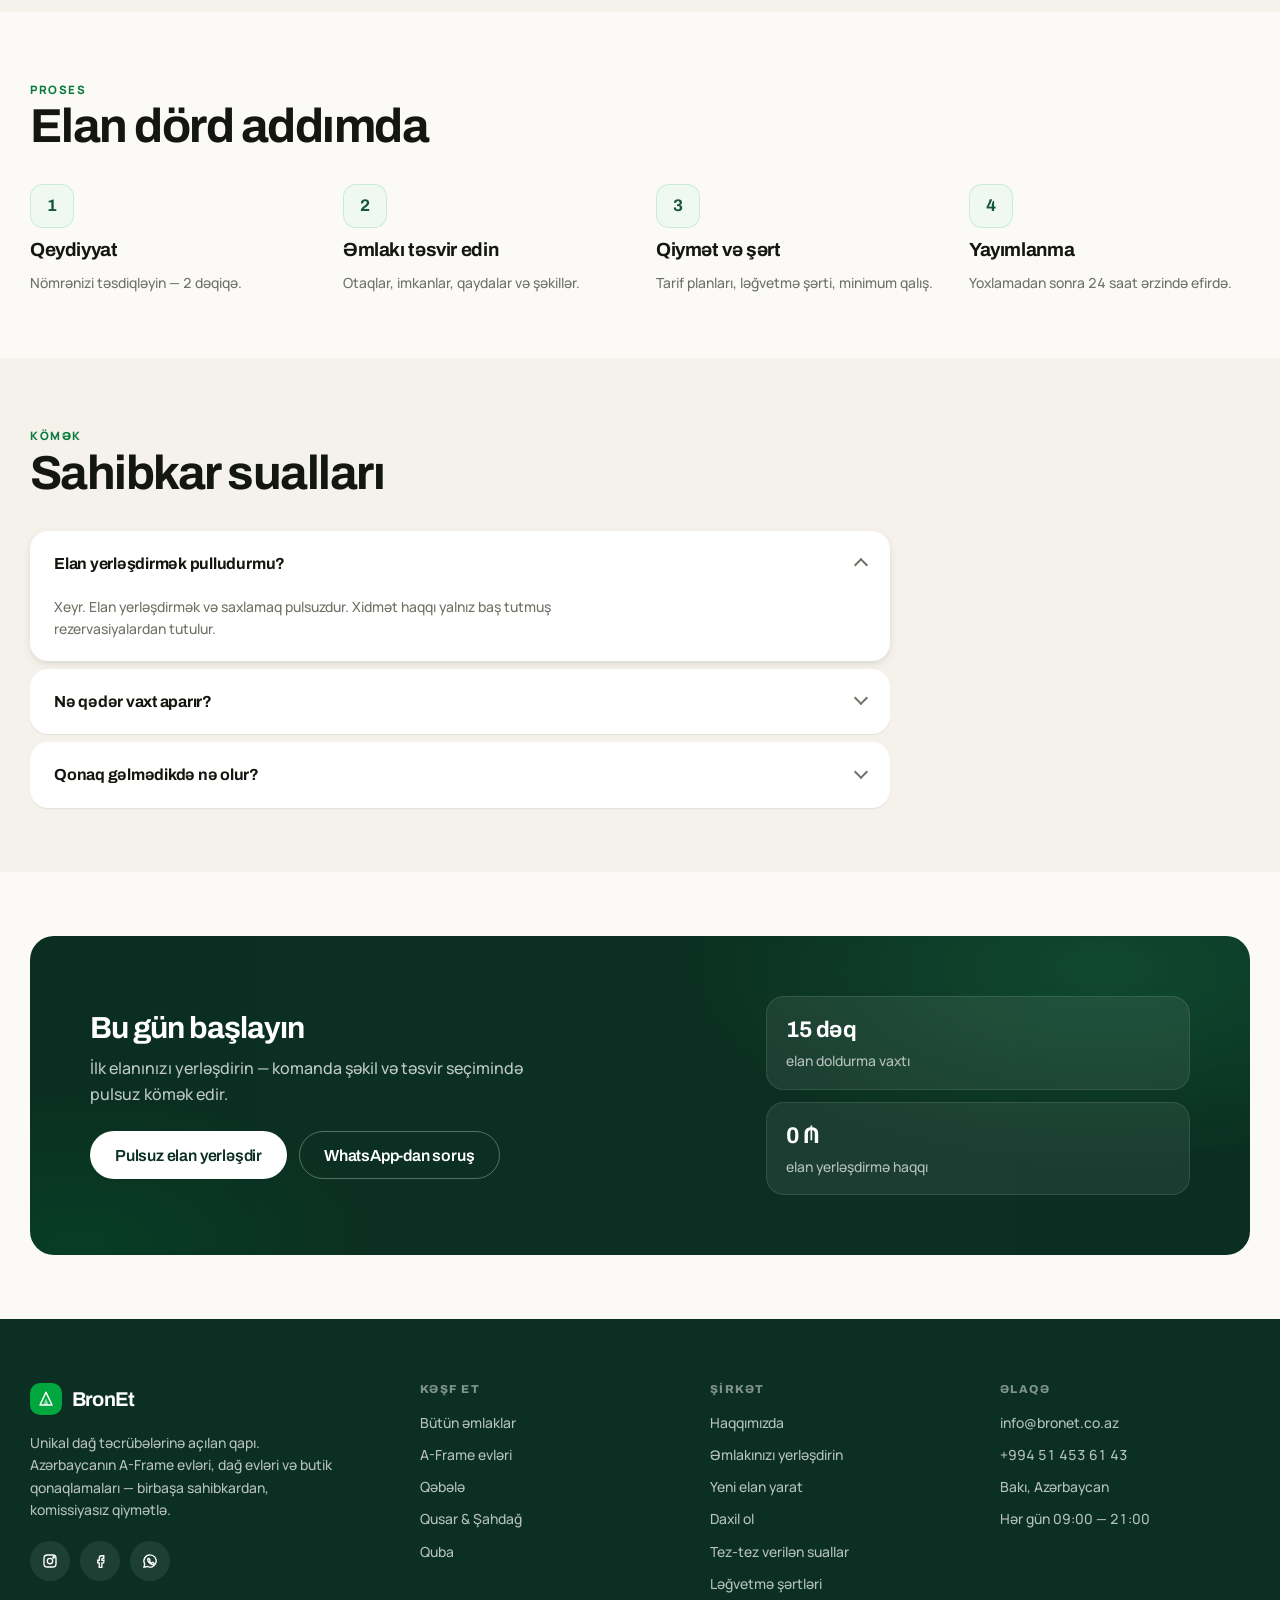
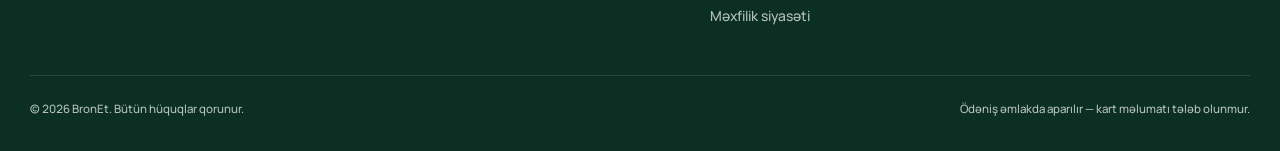
<file: host.html>
<!DOCTYPE html>
<html lang="az">
<head>
<meta charset="utf-8">
<meta name="viewport" content="width=device-width, initial-scale=1">
<title>Əmlakınızı BronEt-də yerləşdirin</title>
<meta name="description" content="Eviniz boş qalmasın — 15 dəqiqəyə elan yerləşdirin, qiyməti özünüz təyin edin, ödənişi qonaqdan yerində alın.">
<meta name="theme-color" content="#0B2F22">
<link rel="preconnect" href="https://fonts.googleapis.com">
<link rel="preconnect" href="https://fonts.gstatic.com" crossorigin>
<link href="https://fonts.googleapis.com/css2?family=Archivo:wght@400;500;600;700&family=Manrope:wght@400;500;600;700;800&display=swap" rel="stylesheet">
<link rel="stylesheet" href="assets/css/style.css">
<link rel="icon" href="data:image/svg+xml,%3Csvg xmlns='http://www.w3.org/2000/svg' viewBox='0 0 24 24'%3E%3Crect width='24' height='24' rx='6' fill='%2300A63E'/%3E%3Cpath d='M12 4 20 20H4Z' fill='%23fff'/%3E%3C/svg%3E">

</head>
<body>
<a class="skip" href="#main">Əsas məzmuna keç</a>
<svg width="0" height="0" style="position:absolute" aria-hidden="true" focusable="false"><defs>
<symbol id="i-pin" viewBox="0 0 24 24"><path d="M12 21s7-5.6 7-11a7 7 0 1 0-14 0c0 5.4 7 11 7 11Z"/><circle cx="12" cy="10" r="2.6"/></symbol>
<symbol id="i-check" viewBox="0 0 24 24"><path d="m4 12.5 5 5L20 6.5"/></symbol>
<symbol id="i-x" viewBox="0 0 24 24"><path d="M6 6l12 12M18 6 6 18"/></symbol>
<symbol id="i-arrow" viewBox="0 0 24 24"><path d="M4 12h15m0 0-6-6m6 6-6 6"/></symbol>
<symbol id="i-heart" viewBox="0 0 24 24"><path d="M12 20s-7.5-4.6-7.5-9.6A4.4 4.4 0 0 1 12 7.6a4.4 4.4 0 0 1 7.5 2.8C19.5 15.4 12 20 12 20Z"/></symbol>
<symbol id="i-shield" viewBox="0 0 24 24"><path d="M12 3l7 3v6c0 4.4-3 7.7-7 9-4-1.3-7-4.6-7-9V6l7-3Z"/><path d="m9 12 2 2 4-4"/></symbol>
<symbol id="i-wallet" viewBox="0 0 24 24"><path d="M3 8a2 2 0 0 1 2-2h12a2 2 0 0 1 2 2v9a2 2 0 0 1-2 2H5a2 2 0 0 1-2-2V8Z"/><path d="M16 12h4v4h-4a2 2 0 0 1 0-4Z"/></symbol>
<symbol id="i-card" viewBox="0 0 24 24"><rect x="3" y="5" width="18" height="14" rx="2.5"/><path d="M3 10h18"/></symbol>
<symbol id="i-chat" viewBox="0 0 24 24"><path d="M20 12a7.5 7.5 0 0 1-11 6.6L4 20l1.4-4.4A7.5 7.5 0 1 1 20 12Z"/></symbol>
<symbol id="i-users" viewBox="0 0 24 24"><circle cx="9" cy="9" r="3.2"/><path d="M3.5 19a5.5 5.5 0 0 1 11 0"/><path d="M16 6.5a3 3 0 0 1 0 5.6M17 19a5.4 5.4 0 0 0-1.6-3.8"/></symbol>
<symbol id="i-bed" viewBox="0 0 24 24"><path d="M3 18v-8m0 4h18v4M3 12V7m18 7V11a2 2 0 0 0-2-2h-6v5"/><circle cx="7.5" cy="10.5" r="1.8"/></symbol>
<symbol id="i-door" viewBox="0 0 24 24"><path d="M6 21V4a1 1 0 0 1 1-1h10a1 1 0 0 1 1 1v17"/><path d="M4 21h16"/><circle cx="14.5" cy="12.5" r=".9"/></symbol>
<symbol id="i-ruler" viewBox="0 0 24 24"><rect x="3" y="8" width="18" height="8" rx="2"/><path d="M7.5 8v3M12 8v4M16.5 8v3"/></symbol>
<symbol id="i-wifi" viewBox="0 0 24 24"><path d="M4 9a13 13 0 0 1 16 0M7 12.5a8.5 8.5 0 0 1 10 0M10 16a4 4 0 0 1 4 0"/><circle cx="12" cy="19" r=".8" fill="currentColor"/></symbol>
<symbol id="i-fire" viewBox="0 0 24 24"><path d="M12 3s5 4.2 5 8.6A5 5 0 0 1 7 12c0-1.7.8-3 .8-3S9 11 10.5 11c0-3 1.5-5.4 1.5-8Z"/></symbol>
<symbol id="i-car" viewBox="0 0 24 24"><path d="M4 16v-3l1.7-4.3A2 2 0 0 1 7.6 7h8.8a2 2 0 0 1 1.9 1.7L20 13v3"/><path d="M4 16h16v2.5H4z"/><circle cx="7.5" cy="16" r="1.4"/><circle cx="16.5" cy="16" r="1.4"/></symbol>
<symbol id="i-mountain" viewBox="0 0 24 24"><path d="M3 19h18L14 6l-3.4 6.2L8.4 9 3 19Z"/></symbol>
<symbol id="i-home" viewBox="0 0 24 24"><path d="M4 11 12 4l8 7"/><path d="M6 10v9h12v-9"/></symbol>
<symbol id="i-pool" viewBox="0 0 24 24"><path d="M3 17c1.6 0 1.6 1.4 3.2 1.4S7.8 17 9.4 17 11 18.4 12.6 18.4 14.2 17 15.8 17s1.6 1.4 3.2 1.4"/><path d="M8 15V6.5a2 2 0 0 1 4 0V15M16 15V6.5"/></symbol>
<symbol id="i-star" viewBox="0 0 24 24"><path d="m12 4 2.4 4.9 5.4.8-3.9 3.8.9 5.4-4.8-2.5-4.8 2.5.9-5.4L4.2 9.7l5.4-.8L12 4Z"/></symbol>
<symbol id="i-star-f" viewBox="0 0 24 24"><path d="m12 3.5 2.6 5.3 5.9.9-4.3 4.1 1 5.8-5.2-2.8-5.2 2.8 1-5.8L3.5 9.7l5.9-.9L12 3.5Z"/></symbol>
<symbol id="i-bolt" viewBox="0 0 24 24"><path d="M13 3 5.5 13.5H11l-.8 7.5L18.5 10H13l0-7Z"/></symbol>
<symbol id="i-sun" viewBox="0 0 24 24"><circle cx="12" cy="12" r="4.2"/><path d="M12 3v2.2M12 18.8V21M3 12h2.2M18.8 12H21M5.6 5.6l1.6 1.6M16.8 16.8l1.6 1.6M18.4 5.6l-1.6 1.6M7.2 16.8l-1.6 1.6"/></symbol>
<symbol id="i-clock" viewBox="0 0 24 24"><circle cx="12" cy="12" r="8.5"/><path d="M12 7.5V12l3 2"/></symbol>
<symbol id="i-info" viewBox="0 0 24 24"><circle cx="12" cy="12" r="8.5"/><path d="M12 11v5"/><circle cx="12" cy="8.2" r=".9" fill="currentColor"/></symbol>
<symbol id="i-key" viewBox="0 0 24 24"><circle cx="8" cy="12" r="3.5"/><path d="M11.5 12H20m-3 0v3m-2.5-3v2"/></symbol>
<symbol id="i-cal" viewBox="0 0 24 24"><rect x="3.5" y="5" width="17" height="15" rx="2.5"/><path d="M3.5 10h17M8 3.5V6m8-2.5V6"/></symbol>
<symbol id="i-search" viewBox="0 0 24 24"><circle cx="11" cy="11" r="6.5"/><path d="m16 16 4.5 4.5"/></symbol>
<symbol id="i-ig" viewBox="0 0 24 24"><rect x="4" y="4" width="16" height="16" rx="4.5"/><circle cx="12" cy="12" r="3.6"/><circle cx="16.8" cy="7.2" r=".9" fill="currentColor"/></symbol>
<symbol id="i-fb" viewBox="0 0 24 24"><path d="M14.5 8.5H17V5h-2.6c-2.2 0-3.4 1.4-3.4 3.5V11H9v3.5h2v6h3.5v-6h2.3l.5-3.5h-2.8V9.4c0-.6.2-.9 1-.9Z"/></symbol>
<symbol id="i-wa" viewBox="0 0 24 24"><path d="M12 3.8A8.2 8.2 0 0 0 4.9 16L4 20.2l4.3-.9A8.2 8.2 0 1 0 12 3.8Z"/><path d="M9 9.2c.3-.7.6-.7.9-.7h.6c.2 0 .5 0 .7.6l.7 1.7c.1.3 0 .5-.1.7l-.4.5c-.1.2-.2.3 0 .6.5.9 1.4 1.6 2.3 2 .3.2.5.1.7-.1l.5-.6c.2-.2.4-.2.6-.1l1.6.8c.3.1.4.4.3.7-.2.8-1 1.5-1.9 1.5-2.6 0-6.5-3.4-6.5-6 0-.6.2-1.1.5-1.6Z"/></symbol>
<symbol id="i-send" viewBox="0 0 24 24"><path d="M4.5 12 20 4.5 15.5 20l-3.4-6.1L4.5 12Z"/></symbol>
<symbol id="i-eye" viewBox="0 0 24 24"><path d="M2.5 12S6 5.8 12 5.8 21.5 12 21.5 12 18 18.2 12 18.2 2.5 12 2.5 12Z"/><circle cx="12" cy="12" r="3"/></symbol>
<symbol id="i-lock" viewBox="0 0 24 24"><rect x="4.5" y="10" width="15" height="10.5" rx="2.5"/><path d="M8 10V7.5a4 4 0 0 1 8 0V10"/></symbol>
<symbol id="i-mail" viewBox="0 0 24 24"><rect x="3" y="5.5" width="18" height="13" rx="2.5"/><path d="m3.8 7 8.2 6 8.2-6"/></symbol>
<symbol id="i-user" viewBox="0 0 24 24"><circle cx="12" cy="8.5" r="3.6"/><path d="M4.8 20a7.2 7.2 0 0 1 14.4 0"/></symbol>
<symbol id="i-phone" viewBox="0 0 24 24"><path d="M7 3.5h3l1.5 4-2 1.4a12 12 0 0 0 5.6 5.6l1.4-2 4 1.5v3a2 2 0 0 1-2.2 2A16.5 16.5 0 0 1 5.5 5.7 2 2 0 0 1 7 3.5Z"/></symbol>
<symbol id="i-upload" viewBox="0 0 24 24"><path d="M12 16V4m0 0L7.5 8.5M12 4l4.5 4.5"/><path d="M4 15v3.5A2.5 2.5 0 0 0 6.5 21h11a2.5 2.5 0 0 0 2.5-2.5V15"/></symbol>
<symbol id="i-check-circle" viewBox="0 0 24 24"><circle cx="12" cy="12" r="9"/><path d="m8 12.4 2.6 2.6L16 9.6"/></symbol>
<symbol id="i-bot" viewBox="0 0 24 24"><rect x="4" y="7.5" width="16" height="12" rx="4"/><path d="M12 7.5V4M9.5 13.5v1.5M14.5 13.5v1.5"/><circle cx="12" cy="3.4" r="1.2"/></symbol>
</defs></svg><header class="hdr hdr--onphoto" data-static="false">
  <div class="hdr__in">
    <a class="logo" href="index.html" aria-label="BronEt — ana səhifə">
  <span class="logo__mark"><svg viewBox="0 0 24 24" fill="none" stroke="#fff" stroke-width="2" stroke-linecap="round" stroke-linejoin="round"><path d="M12 3 20 20H4L12 3Z"/><path d="M12 11 15.6 20H8.4L12 11Z" fill="#fff" stroke="none" opacity=".55"/></svg></span>
  BronEt</a>
    <nav class="nav" aria-label="Əsas naviqasiya">
      <a href="search.html">Kəşf et</a>
      <a href="index.html#nasil">Necə işləyir</a>
      <a href="host.html" aria-current="page">Əmlakınızı yerləşdirin</a>
      <a href="index.html#faq">Kömək</a>
    </nav>
    <div class="hdr__right">
      <button class="langsel desk" type="button" aria-label="Dil seçimi">🇦🇿 AZ ▾</button>
      <a class="btn btn--ghost btn--sm desk" href="login.html">Daxil ol</a>
      <a class="btn btn--sm desk" href="register.html">Qeydiyyat</a>
      <button class="burger" type="button" aria-label="Menyu" aria-expanded="false"><span></span><span></span><span></span></button>
    </div>
  </div>
</header>
<div class="mobmenu" data-open="false">
  <div class="wrap">
    <a href="search.html">Kəşf et</a>
    <a href="index.html#nasil">Necə işləyir</a>
    <a href="host.html">Əmlakınızı yerləşdirin</a>
    <a href="index.html#faq">Tez-tez verilən suallar</a>
    <div style="display:flex;gap:12px;margin-top:16px">
      <a class="btn btn--ghost btn--block" href="login.html">Daxil ol</a>
      <a class="btn btn--block" href="register.html">Qeydiyyat</a>
    </div>
  </div>
</div>
<main id="main">
<section class="hero">
  <div class="hero__media"><img src="assets/img/scene-dawn.svg" alt="" aria-hidden="true"></div>
  <div class="wrap">
    <div class="hero__in" style="padding-bottom:clamp(80px,9vw,120px)">
      <span class="eyebrow" style="color:var(--brand-400)" data-rise>Sahibkarlar üçün</span>
      <h1 data-rise style="--d:90ms">Eviniz boş qalmasın, <span>təqvimi</span> siz idarə edin</h1>
      <p data-rise style="--d:180ms">Elanı 15 dəqiqəyə yerləşdirin. Qonaq ödənişi əmlakda edir — sizin üçün öncədən ödəniş riski yoxdur.</p>
      <div class="hero__cta" data-rise style="--d:260ms">
        <a class="btn btn--light btn--lg" href="list-property.html">Pulsuz elan yerləşdir</a>
        <a class="btn btn--ghost btn--lg" style="--btn-fg:#fff;--btn-bd:rgba(255,255,255,.34)" href="#hesabla">Gəliri hesabla</a>
      </div>
    </div>
  </div>
</section>

<div class="wrap">
  <div class="trust">
    <div><svg aria-hidden="true"><use href="#i-check"/></svg>Elan yerləşdirmək pulsuzdur</div>
    <div><svg aria-hidden="true"><use href="#i-clock"/></svg>24 saatda yoxlama</div>
    <div><svg aria-hidden="true"><use href="#i-users"/></svg>109 aktiv əmlak</div>
    <div><svg aria-hidden="true"><use href="#i-star"/></svg>Orta reytinq 4,8</div>
  </div>
</div>

<section class="section">
  <div class="wrap">
    <div class="section__head"><div><span class="eyebrow">Niyə BronEt</span><h2>Şərtləri siz qoyursunuz</h2></div></div>
    <div class="steps"><div class="step" data-reveal><span class="step__n"><svg aria-hidden="true"><use href="#i-wallet"/></svg></span><h3>Komissiyanı siz idarə edirsiniz</h3><p>Qonaq ödənişi yerində edir. BronEt yalnız təsdiqlənmiş rezervasiyadan xidmət haqqı tutur — boş gecə üçün heç nə ödəmirsiniz.</p></div><div class="step" data-reveal><span class="step__n"><svg aria-hidden="true"><use href="#i-cal"/></svg></span><h3>Təqvim və qiymət sizin əlinizdə</h3><p>Mövsümi qiymət, minimum qalış, erkən rezervasiya endirimi — hamısını özünüz təyin edirsiniz.</p></div><div class="step" data-reveal><span class="step__n"><svg aria-hidden="true"><use href="#i-shield"/></svg></span><h3>Yoxlanılmış qonaqlar</h3><p>Hər rezervasiya telefon təsdiqindən keçir. Ailə-yalnız qaydası qoya bilərsiniz.</p></div><div class="step" data-reveal><span class="step__n"><svg aria-hidden="true"><use href="#i-chat"/></svg></span><h3>Birbaşa əlaqə</h3><p>Qonaqla WhatsApp üzərindən danışın — aralıqda operator yoxdur.</p></div></div>
  </div>
</section>

<section class="section section--paper" id="hesabla">
  <div class="wrap">
    <div class="split">
      <div>
        <span class="eyebrow">Kalkulyator</span>
        <h2>Ayda nə qədər qazana bilərsiniz?</h2>
        <p class="lede" style="margin-top:12px">Gecəlik qiymətinizi və ayda neçə gecə dolu olacağını seçin. Hesablama xidmət haqqı çıxıldıqdan sonrakı təxmini məbləği göstərir.</p>
        <p class="muted" style="font-size:12px;margin-top:12px">Təxmini hesablamadır, zəmanət deyil. Real gəlir mövsümə, şəkil keyfiyyətinə və cavab sürətinə görə dəyişir.</p>
      </div>
      <form class="calc" data-calc data-reveal>
        <div>
          <label for="cp" style="font-size:var(--step--1);font-weight:700">Gecəlik qiymət — <span data-calc-pricev>₼140</span></label>
          <input id="cp" type="range" min="40" max="400" step="5" value="140" data-calc-price>
        </div>
        <div>
          <label for="cn" style="font-size:var(--step--1);font-weight:700">Ayda dolu gecə — <span data-calc-nightsv>12</span></label>
          <input id="cn" type="range" min="1" max="30" value="12" data-calc-nights>
        </div>
        <div style="padding-top:16px;border-top:1px solid var(--line-soft)">
          <span class="muted" style="font-size:var(--step--1)">Təxmini aylıq gəlir</span>
          <div class="calc__out"><b data-calc-out>₼1 478</b><span class="muted">/ ay</span></div>
        </div>
        <a class="btn btn--block" href="list-property.html">Elan yerləşdirməyə başla</a>
      </form>
    </div>
  </div>
</section>

<section class="section">
  <div class="wrap">
    <div class="section__head"><div><span class="eyebrow">Proses</span><h2>Elan dörd addımda</h2></div></div>
    <div class="steps">
      <div class="step" data-reveal><span class="step__n">1</span><h3>Qeydiyyat</h3><p>Nömrənizi təsdiqləyin — 2 dəqiqə.</p></div>
      <div class="step" data-reveal><span class="step__n">2</span><h3>Əmlakı təsvir edin</h3><p>Otaqlar, imkanlar, qaydalar və şəkillər.</p></div>
      <div class="step" data-reveal><span class="step__n">3</span><h3>Qiymət və şərt</h3><p>Tarif planları, ləğvetmə şərti, minimum qalış.</p></div>
      <div class="step" data-reveal><span class="step__n">4</span><h3>Yayımlanma</h3><p>Yoxlamadan sonra 24 saat ərzində efirdə.</p></div>
    </div>
  </div>
</section>

<section class="section section--paper">
  <div class="wrap">
    <div class="section__head"><div><span class="eyebrow">Kömək</span><h2>Sahibkar sualları</h2></div></div>
    <div class="faq"><details open><summary>Elan yerləşdirmək pulludurmu?</summary><p>Xeyr. Elan yerləşdirmək və saxlamaq pulsuzdur. Xidmət haqqı yalnız baş tutmuş rezervasiyalardan tutulur.</p></details><details><summary>Nə qədər vaxt aparır?</summary><p>Şəkilləriniz hazırdırsa, elan formu təxminən 15 dəqiqədir. Yoxlama 24 saat ərzində tamamlanır.</p></details><details><summary>Qonaq gəlmədikdə nə olur?</summary><p>Ödəniş yerində aparıldığı üçün siz nə isə itirmirsiniz. Təkrar gəlməyən qonaqlar sistem tərəfindən məhdudlaşdırılır.</p></details></div>
  </div>
</section>

<section class="section">
  <div class="wrap">
    <div class="band" data-reveal>
      <div class="band__grid">
        <div>
          <h2>Bu gün başlayın</h2>
          <p>İlk elanınızı yerləşdirin — komanda şəkil və təsvir seçimində pulsuz kömək edir.</p>
          <div class="band__actions"><a class="btn btn--light" href="list-property.html">Pulsuz elan yerləşdir</a>
          <a class="btn btn--ghost" style="--btn-fg:#fff;--btn-bd:rgba(255,255,255,.3)" href="https://wa.me/994514536143">WhatsApp-dan soruş</a></div>
        </div>
        <div class="band__stats">
          <div><b>15 dəq</b><span>elan doldurma vaxtı</span></div>
          <div><b>0 ₼</b><span>elan yerləşdirmə haqqı</span></div>
        </div>
      </div>
    </div>
  </div>
</section>
</main>
<footer class="ftr">
  <div class="wrap">
    <div class="ftr__grid">
      <div>
        <a class="logo" href="index.html" aria-label="BronEt — ana səhifə">
  <span class="logo__mark"><svg viewBox="0 0 24 24" fill="none" stroke="#fff" stroke-width="2" stroke-linecap="round" stroke-linejoin="round"><path d="M12 3 20 20H4L12 3Z"/><path d="M12 11 15.6 20H8.4L12 11Z" fill="#fff" stroke="none" opacity=".55"/></svg></span>
  BronEt</a>
        <p class="ftr__about">Unikal dağ təcrübələrinə açılan qapı. Azərbaycanın A-Frame evləri, dağ evləri və butik qonaqlamaları — birbaşa sahibkardan, komissiyasız qiymətlə.</p>
        <div class="social" style="margin-top:20px">
          <a href="#" aria-label="Instagram"><svg aria-hidden="true"><use href="#i-ig"/></svg></a>
          <a href="#" aria-label="Facebook"><svg aria-hidden="true"><use href="#i-fb"/></svg></a>
          <a href="https://wa.me/994514536143" aria-label="WhatsApp"><svg aria-hidden="true"><use href="#i-wa"/></svg></a>
        </div>
      </div>
      <div><h4>Kəşf et</h4><ul>
        <li><a href="search.html">Bütün əmlaklar</a></li>
        <li><a href="search.html">A-Frame evləri</a></li>
        <li><a href="search.html">Qəbələ</a></li>
        <li><a href="search.html">Qusar &amp; Şahdağ</a></li>
        <li><a href="search.html">Quba</a></li>
      </ul></div>
      <div><h4>Şirkət</h4><ul>
        <li><a href="#">Haqqımızda</a></li>
        <li><a href="host.html">Əmlakınızı yerləşdirin</a></li>
        <li><a href="list-property.html">Yeni elan yarat</a></li>
        <li><a href="login.html">Daxil ol</a></li>
        <li><a href="index.html#faq">Tez-tez verilən suallar</a></li>
        <li><a href="#">Ləğvetmə şərtləri</a></li>
        <li><a href="#">Məxfilik siyasəti</a></li>
      </ul></div>
      <div><h4>Əlaqə</h4><ul>
        <li><a href="mailto:info@bronet.co.az">info@bronet.co.az</a></li>
        <li><a href="tel:+994514536143">+994 51 453 61 43</a></li>
        <li><span>Bakı, Azərbaycan</span></li>
        <li><span>Hər gün 09:00 — 21:00</span></li>
      </ul></div>
    </div>
    <div class="ftr__bottom">
      <span>© 2026 BronEt. Bütün hüquqlar qorunur.</span>
      <span>Ödəniş əmlakda aparılır — kart məlumatı tələb olunmur.</span>
    </div>
  </div>
</footer>
<div class="chat" data-chat data-open="false">
  <section class="chat__panel" id="chatPanel" aria-label="BronEt köməkçisi">
    <header class="chat__head">
      <span class="chat__ava"><svg aria-hidden="true"><use href="#i-bot"/></svg></span>
      <div><b>BronEt köməkçisi</b><span>Adətən dərhal cavab verir</span></div>
      <button class="chat__close" type="button" data-chat-close aria-label="Söhbəti bağla"><svg aria-hidden="true"><use href="#i-x"/></svg></button>
    </header>
    <div class="chat__log" data-chat-log role="log" aria-live="polite"></div>
    <div class="chat__quick" data-chat-quick></div>
    <form class="chat__form" data-chat-form autocomplete="off">
      <input type="text" name="m" placeholder="Sualınızı yazın…" aria-label="Mesajınız">
      <button class="btn" type="submit" aria-label="Göndər"><svg aria-hidden="true"><use href="#i-send"/></svg></button>
    </form>
    <a class="chat__wa" href="https://wa.me/994514536143"><svg viewBox="0 0 24 24" aria-hidden="true"><path d="M12 2a10 10 0 0 0-8.6 15L2 22l5.2-1.4A10 10 0 1 0 12 2Zm5.3 14.1c-.2.6-1.3 1.2-1.8 1.2-.5 0-.5.4-3.2-.8-2.7-1.2-4.3-4-4.4-4.2-.1-.2-1-1.4-1-2.6s.6-1.8.9-2.1c.2-.2.5-.3.7-.3h.5c.2 0 .4 0 .6.5l.8 2c.1.2 0 .4-.1.6l-.4.5c-.1.2-.3.3-.1.6.2.4.9 1.5 2 2.4 1.3 1.2 2 1.4 2.3 1.5.2 0 .4 0 .6-.2l.7-.8c.2-.2.4-.2.6-.1l1.9.9c.2.1.4.2.4.4s0 .8-.1 1.5Z"/></svg> WhatsApp-da davam et</a>
  </section>
  <button class="chat__launcher" type="button" data-chat-toggle aria-expanded="false" aria-controls="chatPanel">
    <svg aria-hidden="true"><use href="#i-chat"/></svg><span>Kömək lazımdır?</span><i></i>
  </button>
</div><script src="assets/js/app.js"></script>
<script src="assets/js/chat.js"></script>
</body>
</html>
</file>
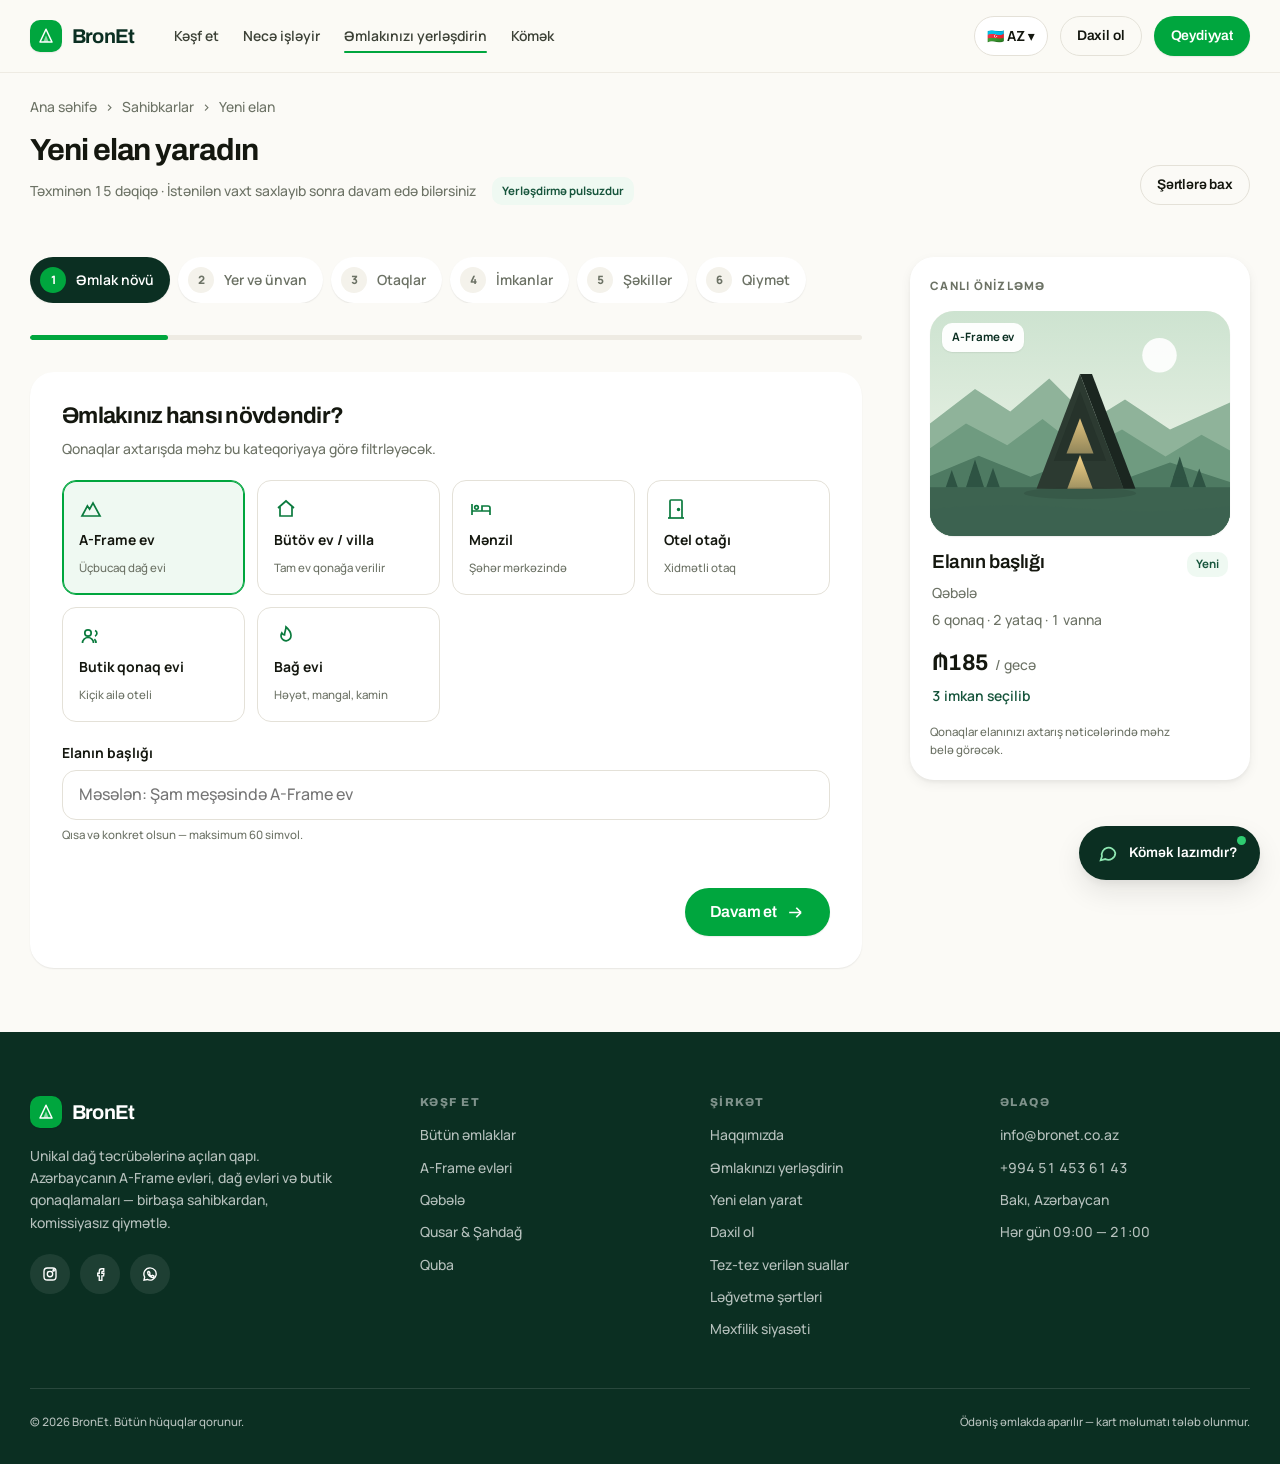
<file: list-property.html>
<!DOCTYPE html>
<html lang="az">
<head>
<meta charset="utf-8">
<meta name="viewport" content="width=device-width, initial-scale=1">
<title>Əmlakınızı yerləşdirin — BronEt</title>
<meta name="description" content="Elanınızı 6 addımda yaradın: növ, ünvan, otaqlar, imkanlar, şəkillər və qiymət. Yerləşdirmə pulsuzdur.">
<meta name="theme-color" content="#0B2F22">
<link rel="preconnect" href="https://fonts.googleapis.com">
<link rel="preconnect" href="https://fonts.gstatic.com" crossorigin>
<link href="https://fonts.googleapis.com/css2?family=Archivo:wght@400;500;600;700&family=Manrope:wght@400;500;600;700;800&display=swap" rel="stylesheet">
<link rel="stylesheet" href="assets/css/style.css">
<link rel="icon" href="data:image/svg+xml,%3Csvg xmlns='http://www.w3.org/2000/svg' viewBox='0 0 24 24'%3E%3Crect width='24' height='24' rx='6' fill='%2300A63E'/%3E%3Cpath d='M12 4 20 20H4Z' fill='%23fff'/%3E%3C/svg%3E">

</head>
<body>
<a class="skip" href="#main">Əsas məzmuna keç</a>
<svg width="0" height="0" style="position:absolute" aria-hidden="true" focusable="false"><defs>
<symbol id="i-pin" viewBox="0 0 24 24"><path d="M12 21s7-5.6 7-11a7 7 0 1 0-14 0c0 5.4 7 11 7 11Z"/><circle cx="12" cy="10" r="2.6"/></symbol>
<symbol id="i-check" viewBox="0 0 24 24"><path d="m4 12.5 5 5L20 6.5"/></symbol>
<symbol id="i-x" viewBox="0 0 24 24"><path d="M6 6l12 12M18 6 6 18"/></symbol>
<symbol id="i-arrow" viewBox="0 0 24 24"><path d="M4 12h15m0 0-6-6m6 6-6 6"/></symbol>
<symbol id="i-heart" viewBox="0 0 24 24"><path d="M12 20s-7.5-4.6-7.5-9.6A4.4 4.4 0 0 1 12 7.6a4.4 4.4 0 0 1 7.5 2.8C19.5 15.4 12 20 12 20Z"/></symbol>
<symbol id="i-shield" viewBox="0 0 24 24"><path d="M12 3l7 3v6c0 4.4-3 7.7-7 9-4-1.3-7-4.6-7-9V6l7-3Z"/><path d="m9 12 2 2 4-4"/></symbol>
<symbol id="i-wallet" viewBox="0 0 24 24"><path d="M3 8a2 2 0 0 1 2-2h12a2 2 0 0 1 2 2v9a2 2 0 0 1-2 2H5a2 2 0 0 1-2-2V8Z"/><path d="M16 12h4v4h-4a2 2 0 0 1 0-4Z"/></symbol>
<symbol id="i-card" viewBox="0 0 24 24"><rect x="3" y="5" width="18" height="14" rx="2.5"/><path d="M3 10h18"/></symbol>
<symbol id="i-chat" viewBox="0 0 24 24"><path d="M20 12a7.5 7.5 0 0 1-11 6.6L4 20l1.4-4.4A7.5 7.5 0 1 1 20 12Z"/></symbol>
<symbol id="i-users" viewBox="0 0 24 24"><circle cx="9" cy="9" r="3.2"/><path d="M3.5 19a5.5 5.5 0 0 1 11 0"/><path d="M16 6.5a3 3 0 0 1 0 5.6M17 19a5.4 5.4 0 0 0-1.6-3.8"/></symbol>
<symbol id="i-bed" viewBox="0 0 24 24"><path d="M3 18v-8m0 4h18v4M3 12V7m18 7V11a2 2 0 0 0-2-2h-6v5"/><circle cx="7.5" cy="10.5" r="1.8"/></symbol>
<symbol id="i-door" viewBox="0 0 24 24"><path d="M6 21V4a1 1 0 0 1 1-1h10a1 1 0 0 1 1 1v17"/><path d="M4 21h16"/><circle cx="14.5" cy="12.5" r=".9"/></symbol>
<symbol id="i-ruler" viewBox="0 0 24 24"><rect x="3" y="8" width="18" height="8" rx="2"/><path d="M7.5 8v3M12 8v4M16.5 8v3"/></symbol>
<symbol id="i-wifi" viewBox="0 0 24 24"><path d="M4 9a13 13 0 0 1 16 0M7 12.5a8.5 8.5 0 0 1 10 0M10 16a4 4 0 0 1 4 0"/><circle cx="12" cy="19" r=".8" fill="currentColor"/></symbol>
<symbol id="i-fire" viewBox="0 0 24 24"><path d="M12 3s5 4.2 5 8.6A5 5 0 0 1 7 12c0-1.7.8-3 .8-3S9 11 10.5 11c0-3 1.5-5.4 1.5-8Z"/></symbol>
<symbol id="i-car" viewBox="0 0 24 24"><path d="M4 16v-3l1.7-4.3A2 2 0 0 1 7.6 7h8.8a2 2 0 0 1 1.9 1.7L20 13v3"/><path d="M4 16h16v2.5H4z"/><circle cx="7.5" cy="16" r="1.4"/><circle cx="16.5" cy="16" r="1.4"/></symbol>
<symbol id="i-mountain" viewBox="0 0 24 24"><path d="M3 19h18L14 6l-3.4 6.2L8.4 9 3 19Z"/></symbol>
<symbol id="i-home" viewBox="0 0 24 24"><path d="M4 11 12 4l8 7"/><path d="M6 10v9h12v-9"/></symbol>
<symbol id="i-pool" viewBox="0 0 24 24"><path d="M3 17c1.6 0 1.6 1.4 3.2 1.4S7.8 17 9.4 17 11 18.4 12.6 18.4 14.2 17 15.8 17s1.6 1.4 3.2 1.4"/><path d="M8 15V6.5a2 2 0 0 1 4 0V15M16 15V6.5"/></symbol>
<symbol id="i-star" viewBox="0 0 24 24"><path d="m12 4 2.4 4.9 5.4.8-3.9 3.8.9 5.4-4.8-2.5-4.8 2.5.9-5.4L4.2 9.7l5.4-.8L12 4Z"/></symbol>
<symbol id="i-star-f" viewBox="0 0 24 24"><path d="m12 3.5 2.6 5.3 5.9.9-4.3 4.1 1 5.8-5.2-2.8-5.2 2.8 1-5.8L3.5 9.7l5.9-.9L12 3.5Z"/></symbol>
<symbol id="i-bolt" viewBox="0 0 24 24"><path d="M13 3 5.5 13.5H11l-.8 7.5L18.5 10H13l0-7Z"/></symbol>
<symbol id="i-sun" viewBox="0 0 24 24"><circle cx="12" cy="12" r="4.2"/><path d="M12 3v2.2M12 18.8V21M3 12h2.2M18.8 12H21M5.6 5.6l1.6 1.6M16.8 16.8l1.6 1.6M18.4 5.6l-1.6 1.6M7.2 16.8l-1.6 1.6"/></symbol>
<symbol id="i-clock" viewBox="0 0 24 24"><circle cx="12" cy="12" r="8.5"/><path d="M12 7.5V12l3 2"/></symbol>
<symbol id="i-info" viewBox="0 0 24 24"><circle cx="12" cy="12" r="8.5"/><path d="M12 11v5"/><circle cx="12" cy="8.2" r=".9" fill="currentColor"/></symbol>
<symbol id="i-key" viewBox="0 0 24 24"><circle cx="8" cy="12" r="3.5"/><path d="M11.5 12H20m-3 0v3m-2.5-3v2"/></symbol>
<symbol id="i-cal" viewBox="0 0 24 24"><rect x="3.5" y="5" width="17" height="15" rx="2.5"/><path d="M3.5 10h17M8 3.5V6m8-2.5V6"/></symbol>
<symbol id="i-search" viewBox="0 0 24 24"><circle cx="11" cy="11" r="6.5"/><path d="m16 16 4.5 4.5"/></symbol>
<symbol id="i-ig" viewBox="0 0 24 24"><rect x="4" y="4" width="16" height="16" rx="4.5"/><circle cx="12" cy="12" r="3.6"/><circle cx="16.8" cy="7.2" r=".9" fill="currentColor"/></symbol>
<symbol id="i-fb" viewBox="0 0 24 24"><path d="M14.5 8.5H17V5h-2.6c-2.2 0-3.4 1.4-3.4 3.5V11H9v3.5h2v6h3.5v-6h2.3l.5-3.5h-2.8V9.4c0-.6.2-.9 1-.9Z"/></symbol>
<symbol id="i-wa" viewBox="0 0 24 24"><path d="M12 3.8A8.2 8.2 0 0 0 4.9 16L4 20.2l4.3-.9A8.2 8.2 0 1 0 12 3.8Z"/><path d="M9 9.2c.3-.7.6-.7.9-.7h.6c.2 0 .5 0 .7.6l.7 1.7c.1.3 0 .5-.1.7l-.4.5c-.1.2-.2.3 0 .6.5.9 1.4 1.6 2.3 2 .3.2.5.1.7-.1l.5-.6c.2-.2.4-.2.6-.1l1.6.8c.3.1.4.4.3.7-.2.8-1 1.5-1.9 1.5-2.6 0-6.5-3.4-6.5-6 0-.6.2-1.1.5-1.6Z"/></symbol>
<symbol id="i-send" viewBox="0 0 24 24"><path d="M4.5 12 20 4.5 15.5 20l-3.4-6.1L4.5 12Z"/></symbol>
<symbol id="i-eye" viewBox="0 0 24 24"><path d="M2.5 12S6 5.8 12 5.8 21.5 12 21.5 12 18 18.2 12 18.2 2.5 12 2.5 12Z"/><circle cx="12" cy="12" r="3"/></symbol>
<symbol id="i-lock" viewBox="0 0 24 24"><rect x="4.5" y="10" width="15" height="10.5" rx="2.5"/><path d="M8 10V7.5a4 4 0 0 1 8 0V10"/></symbol>
<symbol id="i-mail" viewBox="0 0 24 24"><rect x="3" y="5.5" width="18" height="13" rx="2.5"/><path d="m3.8 7 8.2 6 8.2-6"/></symbol>
<symbol id="i-user" viewBox="0 0 24 24"><circle cx="12" cy="8.5" r="3.6"/><path d="M4.8 20a7.2 7.2 0 0 1 14.4 0"/></symbol>
<symbol id="i-phone" viewBox="0 0 24 24"><path d="M7 3.5h3l1.5 4-2 1.4a12 12 0 0 0 5.6 5.6l1.4-2 4 1.5v3a2 2 0 0 1-2.2 2A16.5 16.5 0 0 1 5.5 5.7 2 2 0 0 1 7 3.5Z"/></symbol>
<symbol id="i-upload" viewBox="0 0 24 24"><path d="M12 16V4m0 0L7.5 8.5M12 4l4.5 4.5"/><path d="M4 15v3.5A2.5 2.5 0 0 0 6.5 21h11a2.5 2.5 0 0 0 2.5-2.5V15"/></symbol>
<symbol id="i-check-circle" viewBox="0 0 24 24"><circle cx="12" cy="12" r="9"/><path d="m8 12.4 2.6 2.6L16 9.6"/></symbol>
<symbol id="i-bot" viewBox="0 0 24 24"><rect x="4" y="7.5" width="16" height="12" rx="4"/><path d="M12 7.5V4M9.5 13.5v1.5M14.5 13.5v1.5"/><circle cx="12" cy="3.4" r="1.2"/></symbol>
</defs></svg><header class="hdr" data-static="true">
  <div class="hdr__in">
    <a class="logo" href="index.html" aria-label="BronEt — ana səhifə">
  <span class="logo__mark"><svg viewBox="0 0 24 24" fill="none" stroke="#fff" stroke-width="2" stroke-linecap="round" stroke-linejoin="round"><path d="M12 3 20 20H4L12 3Z"/><path d="M12 11 15.6 20H8.4L12 11Z" fill="#fff" stroke="none" opacity=".55"/></svg></span>
  BronEt</a>
    <nav class="nav" aria-label="Əsas naviqasiya">
      <a href="search.html">Kəşf et</a>
      <a href="index.html#nasil">Necə işləyir</a>
      <a href="host.html" aria-current="page">Əmlakınızı yerləşdirin</a>
      <a href="index.html#faq">Kömək</a>
    </nav>
    <div class="hdr__right">
      <button class="langsel desk" type="button" aria-label="Dil seçimi">🇦🇿 AZ ▾</button>
      <a class="btn btn--ghost btn--sm desk" href="login.html">Daxil ol</a>
      <a class="btn btn--sm desk" href="register.html">Qeydiyyat</a>
      <button class="burger" type="button" aria-label="Menyu" aria-expanded="false"><span></span><span></span><span></span></button>
    </div>
  </div>
</header>
<div class="mobmenu" data-open="false">
  <div class="wrap">
    <a href="search.html">Kəşf et</a>
    <a href="index.html#nasil">Necə işləyir</a>
    <a href="host.html">Əmlakınızı yerləşdirin</a>
    <a href="index.html#faq">Tez-tez verilən suallar</a>
    <div style="display:flex;gap:12px;margin-top:16px">
      <a class="btn btn--ghost btn--block" href="login.html">Daxil ol</a>
      <a class="btn btn--block" href="register.html">Qeydiyyat</a>
    </div>
  </div>
</div>
<main id="main">
<div class="wrap">
  <nav class="crumbs" aria-label="Naviqasiya izi">
    <a href="index.html">Ana səhifə</a> › <a href="host.html">Sahibkarlar</a> › <span>Yeni elan</span>
  </nav>

  <div class="ptitle">
    <div>
      <h1>Yeni elan yaradın</h1>
      <div class="ptitle__meta">
        <span>Təxminən 15 dəqiqə · İstənilən vaxt saxlayıb sonra davam edə bilərsiniz</span>
        <span class="tag tag--green">Yerləşdirmə pulsuzdur</span>
      </div>
    </div>
    <a class="btn btn--ghost btn--sm" href="host.html">Şərtlərə bax</a>
  </div>

  <form class="wiz" data-wizard action="#" novalidate>
    <div>
      <div class="wizsteps"><div class="wizstep" data-step-chip="1" data-state="active"><b><span>1</span></b>Əmlak növü</div><div class="wizstep" data-step-chip="2" data-state=""><b><span>2</span></b>Yer və ünvan</div><div class="wizstep" data-step-chip="3" data-state=""><b><span>3</span></b>Otaqlar</div><div class="wizstep" data-step-chip="4" data-state=""><b><span>4</span></b>İmkanlar</div><div class="wizstep" data-step-chip="5" data-state=""><b><span>5</span></b>Şəkillər</div><div class="wizstep" data-step-chip="6" data-state=""><b><span>6</span></b>Qiymət</div></div>
      <div class="wizbar"><i data-wiz-bar style="width:16.6%"></i></div>

      <!-- 1 -->
      <section class="wizpanel" data-panel="1">
        <h2>Əmlakınız hansı növdəndir?</h2>
        <p>Qonaqlar axtarışda məhz bu kateqoriyaya görə filtrləyəcək.</p>
        <div class="pick"><label>
        <input type="radio" name="ptype" value="A-Frame ev" checked data-live="type">
        <svg aria-hidden="true"><use href="#i-mountain"/></svg><b>A-Frame ev</b><span>Üçbucaq dağ evi</span></label><label>
        <input type="radio" name="ptype" value="Bütöv ev / villa" data-live="type">
        <svg aria-hidden="true"><use href="#i-home"/></svg><b>Bütöv ev / villa</b><span>Tam ev qonağa verilir</span></label><label>
        <input type="radio" name="ptype" value="Mənzil" data-live="type">
        <svg aria-hidden="true"><use href="#i-bed"/></svg><b>Mənzil</b><span>Şəhər mərkəzində</span></label><label>
        <input type="radio" name="ptype" value="Otel otağı" data-live="type">
        <svg aria-hidden="true"><use href="#i-door"/></svg><b>Otel otağı</b><span>Xidmətli otaq</span></label><label>
        <input type="radio" name="ptype" value="Butik qonaq evi" data-live="type">
        <svg aria-hidden="true"><use href="#i-users"/></svg><b>Butik qonaq evi</b><span>Kiçik ailə oteli</span></label><label>
        <input type="radio" name="ptype" value="Bağ evi" data-live="type">
        <svg aria-hidden="true"><use href="#i-fire"/></svg><b>Bağ evi</b><span>Həyət, mangal, kamin</span></label></div>
        <div class="f">
          <label for="title">Elanın başlığı</label>
          <input id="title" type="text" placeholder="Məsələn: Şam meşəsində A-Frame ev" data-live="title" maxlength="60">
          <small>Qısa və konkret olsun — maksimum 60 simvol.</small>
        </div>
        <div class="wiznav"><span></span><button class="btn" type="button" data-wiz-next>Davam et <svg aria-hidden="true"><use href="#i-arrow"/></svg></button></div>
      </section>

      <!-- 2 -->
      <section class="wizpanel" data-panel="2" hidden>
        <h2>Əmlak haradadır?</h2>
        <p>Dəqiq ünvan yalnız rezervasiya təsdiqləndikdən sonra qonağa göstərilir.</p>
        <div class="form__row">
          <div class="f"><label for="region">Bölgə</label>
            <select id="region" data-live="region">
              <option>Qəbələ</option><option>Qusar</option><option>Quba</option><option>Şamaxı</option>
              <option>İsmayıllı</option><option>Lənkəran</option><option>Bakı</option>
            </select></div>
          <div class="f"><label for="village">Qəsəbə / kənd</label><input id="village" type="text" placeholder="Vəndam" data-live="village"></div>
        </div>
        <div class="f"><label for="addr">Ünvan</label><input id="addr" type="text" placeholder="Küçə, ev nömrəsi"></div>
        <div class="f"><label for="landmark">Yaxınlıqda nə var?</label>
          <textarea id="landmark" placeholder="Məsələn: Tufandağ kanat yoluna 6 km, marketə 400 m"></textarea></div>
        <div class="wiznav"><button class="btn btn--ghost" type="button" data-wiz-prev>Geri</button><button class="btn" type="button" data-wiz-next>Davam et <svg aria-hidden="true"><use href="#i-arrow"/></svg></button></div>
      </section>

      <!-- 3 -->
      <section class="wizpanel" data-panel="3" hidden>
        <h2>Otaqlar və tutum</h2>
        <p>Qonaqların axtarışda tapması üçün ən vacib məlumat budur.</p>
        <div>
          <div class="counter">
      <div><b>Maksimum qonaq</b><span>Eyni vaxtda qala bilən say</span></div>
      <div>
        <button type="button" data-step-count="-1" data-target="cGuest" aria-label="Maksimum qonaq azalt">−</button>
        <output id="cGuest" data-live="guests">6</output>
        <button type="button" data-step-count="1" data-target="cGuest" aria-label="Maksimum qonaq artır">+</button>
      </div>
    </div>
          <div class="counter">
      <div><b>Yataq otağı</b><span>Ayrı yataq otaqlarının sayı</span></div>
      <div>
        <button type="button" data-step-count="-1" data-target="cBed" aria-label="Yataq otağı azalt">−</button>
        <output id="cBed" data-live="beds">2</output>
        <button type="button" data-step-count="1" data-target="cBed" aria-label="Yataq otağı artır">+</button>
      </div>
    </div>
          <div class="counter">
      <div><b>Vanna otağı</b><span>Duş və ya vanna daxil</span></div>
      <div>
        <button type="button" data-step-count="-1" data-target="cBath" aria-label="Vanna otağı azalt">−</button>
        <output id="cBath" data-live="baths">1</output>
        <button type="button" data-step-count="1" data-target="cBath" aria-label="Vanna otağı artır">+</button>
      </div>
    </div>
        </div>
        <div class="f"><label for="area">Sahə (m²)</label><input id="area" type="number" min="10" placeholder="85"></div>
        <div class="wiznav"><button class="btn btn--ghost" type="button" data-wiz-prev>Geri</button><button class="btn" type="button" data-wiz-next>Davam et <svg aria-hidden="true"><use href="#i-arrow"/></svg></button></div>
      </section>

      <!-- 4 -->
      <section class="wizpanel" data-panel="4" hidden>
        <h2>Hansı imkanlar var?</h2>
        <p>Seçdikləriniz həm elan səhifəsində, həm də axtarış filtrlərində görünür.</p>
        <div class="amenpick"><label><input type="checkbox" checked data-amen>Wi-Fi</label><label><input type="checkbox" checked data-amen>Parking</label><label><input type="checkbox" data-amen>Kamin</label><label><input type="checkbox" checked data-amen>Mangal sahəsi</label><label><input type="checkbox" data-amen>Hovuz</label><label><input type="checkbox" data-amen>Kondisioner</label><label><input type="checkbox" data-amen>Mətbəx</label><label><input type="checkbox" data-amen>Paltaryuyan</label><label><input type="checkbox" data-amen>Balkon / terras</label><label><input type="checkbox" data-amen>Şəxsi giriş</label><label><input type="checkbox" data-amen>Ev heyvanı olar</label><label><input type="checkbox" data-amen>Səhər yeməyi</label><label><input type="checkbox" data-amen>Pulsuz transfer</label><label><input type="checkbox" data-amen>Xizək saxlancı</label></div>
        <div class="wiznav"><button class="btn btn--ghost" type="button" data-wiz-prev>Geri</button><button class="btn" type="button" data-wiz-next>Davam et <svg aria-hidden="true"><use href="#i-arrow"/></svg></button></div>
      </section>

      <!-- 5 -->
      <section class="wizpanel" data-panel="5" hidden>
        <h2>Şəkillər</h2>
        <p>Ən azı 5 şəkil yükləyin. Birinci şəkil kartlarda görünəcək — ən yaxşısını seçin.</p>
        <label class="drop" for="photos">
          <svg aria-hidden="true"><use href="#i-upload"/></svg>
          <b>Şəkilləri bura sürüşdürün</b>
          <span>və ya klikləyib seçin · JPG / PNG · hər biri maksimum 8 MB</span>
          <input id="photos" type="file" accept="image/*" multiple hidden>
        </label>
        <div class="thumbs">
          <div><span>Əsas</span><img src="assets/img/scene-forest.svg" alt="Nümunə şəkil 1"></div>
          <div><img src="assets/img/scene-dawn.svg" alt="Nümunə şəkil 2"></div>
          <div><img src="assets/img/scene-meadow.svg" alt="Nümunə şəkil 3"></div>
          <div><img src="assets/img/scene-lake.svg" alt="Nümunə şəkil 4"></div>
        </div>
        <div class="wiznav"><button class="btn btn--ghost" type="button" data-wiz-prev>Geri</button><button class="btn" type="button" data-wiz-next>Davam et <svg aria-hidden="true"><use href="#i-arrow"/></svg></button></div>
      </section>

      <!-- 6 -->
      <section class="wizpanel" data-panel="6" hidden>
        <h2>Qiymət və qaydalar</h2>
        <p>Qiyməti istənilən vaxt dəyişə bilərsiniz. Xidmət haqqı yalnız baş tutmuş rezervasiyadan tutulur.</p>
        <div class="form__row">
          <div class="f"><label for="price">Gecəlik qiymət (₼)</label><input id="price" type="number" min="20" value="185" data-live="price"></div>
          <div class="f"><label for="minstay">Minimum qalış (gecə)</label><input id="minstay" type="number" min="1" value="2"></div>
        </div>
        <div class="form__row">
          <div class="f"><label for="checkin">Giriş saatı</label><select id="checkin"><option>14:00</option><option>15:00</option><option>16:00</option></select></div>
          <div class="f"><label for="checkout">Çıxış saatı</label><select id="checkout"><option>11:00</option><option>12:00</option><option>13:00</option></select></div>
        </div>
        <div class="f"><label for="cancel">Ləğvetmə şərti</label>
          <select id="cancel">
            <option>Çevik — girişə 3 gün qalmışa qədər pulsuz</option>
            <option selected>Standart — girişə 7 gün qalmışa qədər pulsuz</option>
            <option>Sərt — ləğv edilə bilməz (endirimli tarif)</option>
          </select></div>
        <div class="amenpick">
          <label><input type="checkbox" checked>Səhər yeməyi daxil</label>
          <label><input type="checkbox">Siqaretə icazə var</label>
          <label><input type="checkbox" checked>Yalnız ailələr</label>
          <label><input type="checkbox">Məclis / tədbir olar</label>
        </div>
        <div class="demo"><svg aria-hidden="true"><use href="#i-info"/></svg><span>Bu, dizayn prototipidir — форма heç bir məlumat göndərmir.</span></div>
        <div class="wiznav"><button class="btn btn--ghost" type="button" data-wiz-prev>Geri</button><button class="btn btn--lg" type="button" data-wiz-submit>Yoxlamaya göndər</button></div>
      </section>

      <!-- uğur -->
      <section class="wizpanel wizdone" data-panel="done" hidden>
        <span class="wizdone__ico"><svg aria-hidden="true"><use href="#i-check-circle"/></svg></span>
        <h2>Elan yoxlamaya göndərildi</h2>
        <p>Komanda şəkilləri və məlumatları 24 saat ərzində yoxlayır. Təsdiqdən sonra elanınız avtomatik yayımlanır və nömrənizə bildiriş gəlir.</p>
        <div style="display:flex;gap:12px;flex-wrap:wrap;justify-content:center;margin-top:8px">
          <a class="btn" href="host.html">Sahibkar panelinə keç</a>
          <a class="btn btn--ghost" href="index.html">Ana səhifə</a>
        </div>
      </section>
    </div>

    <aside class="preview">
      <b>Canlı önizləmə</b>
      <article class="card">
        <div class="card__media">
          <img src="assets/img/scene-forest.svg" alt="Elanın önizləmə şəkli">
          <span class="tag tag--glass card__badge" data-live-out="type">A-Frame ev</span>
        </div>
        <div class="card__body">
          <div class="card__row">
            <h3 class="card__title" data-live-out="title">Elanın başlığı</h3>
            <span class="score score--new">Yeni</span>
          </div>
          <p class="card__loc" data-live-out="loc">Vəndam, Qəbələ</p>
          <p class="card__meta" data-live-out="meta">6 qonaq · 2 yataq · 1 vanna</p>
          <div class="card__foot">
            <p class="card__price"><b data-live-out="price">₼185</b><i>/ gecə</i></p>
            <span class="card__perk" data-live-out="amen">3 imkan seçilib</span>
          </div>
        </div>
      </article>
      <p class="muted" style="font-size:var(--step--2)">Qonaqlar elanınızı axtarış nəticələrində məhz belə görəcək.</p>
    </aside>
  </form>
</div>
</main>
<footer class="ftr">
  <div class="wrap">
    <div class="ftr__grid">
      <div>
        <a class="logo" href="index.html" aria-label="BronEt — ana səhifə">
  <span class="logo__mark"><svg viewBox="0 0 24 24" fill="none" stroke="#fff" stroke-width="2" stroke-linecap="round" stroke-linejoin="round"><path d="M12 3 20 20H4L12 3Z"/><path d="M12 11 15.6 20H8.4L12 11Z" fill="#fff" stroke="none" opacity=".55"/></svg></span>
  BronEt</a>
        <p class="ftr__about">Unikal dağ təcrübələrinə açılan qapı. Azərbaycanın A-Frame evləri, dağ evləri və butik qonaqlamaları — birbaşa sahibkardan, komissiyasız qiymətlə.</p>
        <div class="social" style="margin-top:20px">
          <a href="#" aria-label="Instagram"><svg aria-hidden="true"><use href="#i-ig"/></svg></a>
          <a href="#" aria-label="Facebook"><svg aria-hidden="true"><use href="#i-fb"/></svg></a>
          <a href="https://wa.me/994514536143" aria-label="WhatsApp"><svg aria-hidden="true"><use href="#i-wa"/></svg></a>
        </div>
      </div>
      <div><h4>Kəşf et</h4><ul>
        <li><a href="search.html">Bütün əmlaklar</a></li>
        <li><a href="search.html">A-Frame evləri</a></li>
        <li><a href="search.html">Qəbələ</a></li>
        <li><a href="search.html">Qusar &amp; Şahdağ</a></li>
        <li><a href="search.html">Quba</a></li>
      </ul></div>
      <div><h4>Şirkət</h4><ul>
        <li><a href="#">Haqqımızda</a></li>
        <li><a href="host.html">Əmlakınızı yerləşdirin</a></li>
        <li><a href="list-property.html">Yeni elan yarat</a></li>
        <li><a href="login.html">Daxil ol</a></li>
        <li><a href="index.html#faq">Tez-tez verilən suallar</a></li>
        <li><a href="#">Ləğvetmə şərtləri</a></li>
        <li><a href="#">Məxfilik siyasəti</a></li>
      </ul></div>
      <div><h4>Əlaqə</h4><ul>
        <li><a href="mailto:info@bronet.co.az">info@bronet.co.az</a></li>
        <li><a href="tel:+994514536143">+994 51 453 61 43</a></li>
        <li><span>Bakı, Azərbaycan</span></li>
        <li><span>Hər gün 09:00 — 21:00</span></li>
      </ul></div>
    </div>
    <div class="ftr__bottom">
      <span>© 2026 BronEt. Bütün hüquqlar qorunur.</span>
      <span>Ödəniş əmlakda aparılır — kart məlumatı tələb olunmur.</span>
    </div>
  </div>
</footer>
<div class="chat" data-chat data-open="false">
  <section class="chat__panel" id="chatPanel" aria-label="BronEt köməkçisi">
    <header class="chat__head">
      <span class="chat__ava"><svg aria-hidden="true"><use href="#i-bot"/></svg></span>
      <div><b>BronEt köməkçisi</b><span>Adətən dərhal cavab verir</span></div>
      <button class="chat__close" type="button" data-chat-close aria-label="Söhbəti bağla"><svg aria-hidden="true"><use href="#i-x"/></svg></button>
    </header>
    <div class="chat__log" data-chat-log role="log" aria-live="polite"></div>
    <div class="chat__quick" data-chat-quick></div>
    <form class="chat__form" data-chat-form autocomplete="off">
      <input type="text" name="m" placeholder="Sualınızı yazın…" aria-label="Mesajınız">
      <button class="btn" type="submit" aria-label="Göndər"><svg aria-hidden="true"><use href="#i-send"/></svg></button>
    </form>
    <a class="chat__wa" href="https://wa.me/994514536143"><svg viewBox="0 0 24 24" aria-hidden="true"><path d="M12 2a10 10 0 0 0-8.6 15L2 22l5.2-1.4A10 10 0 1 0 12 2Zm5.3 14.1c-.2.6-1.3 1.2-1.8 1.2-.5 0-.5.4-3.2-.8-2.7-1.2-4.3-4-4.4-4.2-.1-.2-1-1.4-1-2.6s.6-1.8.9-2.1c.2-.2.5-.3.7-.3h.5c.2 0 .4 0 .6.5l.8 2c.1.2 0 .4-.1.6l-.4.5c-.1.2-.3.3-.1.6.2.4.9 1.5 2 2.4 1.3 1.2 2 1.4 2.3 1.5.2 0 .4 0 .6-.2l.7-.8c.2-.2.4-.2.6-.1l1.9.9c.2.1.4.2.4.4s0 .8-.1 1.5Z"/></svg> WhatsApp-da davam et</a>
  </section>
  <button class="chat__launcher" type="button" data-chat-toggle aria-expanded="false" aria-controls="chatPanel">
    <svg aria-hidden="true"><use href="#i-chat"/></svg><span>Kömək lazımdır?</span><i></i>
  </button>
</div><script src="assets/js/app.js"></script>
<script src="assets/js/chat.js"></script>
</body>
</html>
</file>
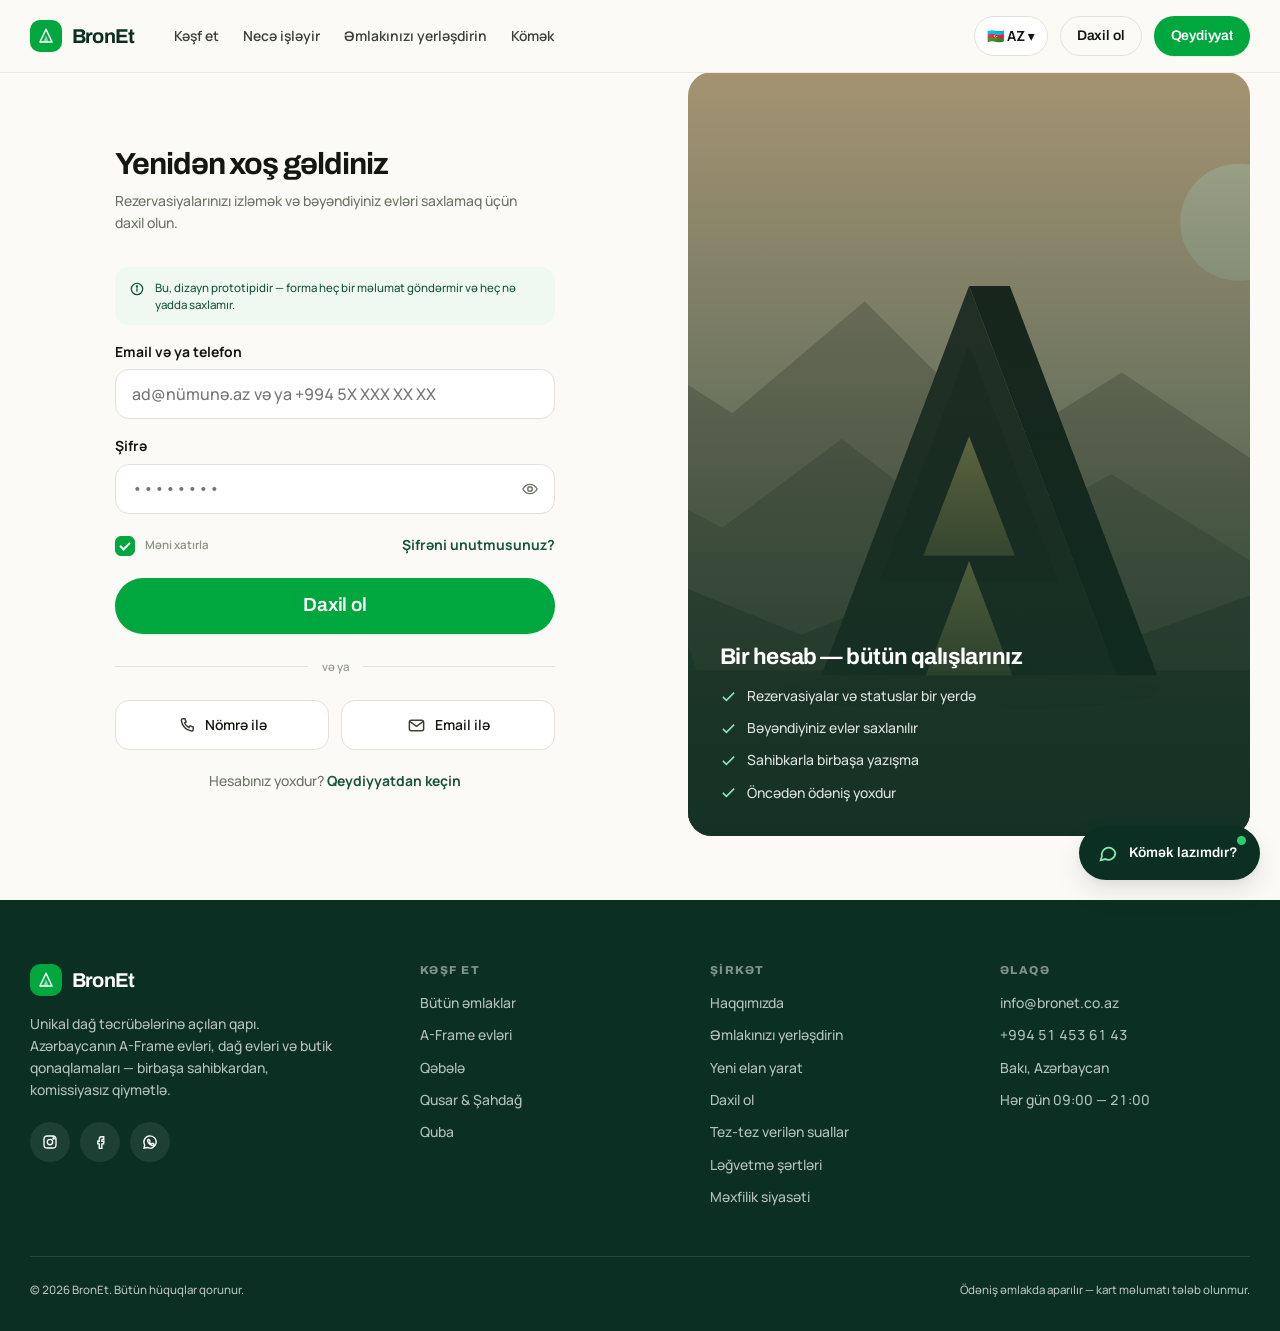
<file: login.html>
<!DOCTYPE html>
<html lang="az">
<head>
<meta charset="utf-8">
<meta name="viewport" content="width=device-width, initial-scale=1">
<title>Daxil ol — BronEt</title>
<meta name="description" content="BronEt hesabınıza daxil olun: rezervasiyalarınız, bəyəndikləriniz və elanlarınız bir yerdə.">
<meta name="theme-color" content="#0B2F22">
<link rel="preconnect" href="https://fonts.googleapis.com">
<link rel="preconnect" href="https://fonts.gstatic.com" crossorigin>
<link href="https://fonts.googleapis.com/css2?family=Archivo:wght@400;500;600;700&family=Manrope:wght@400;500;600;700;800&display=swap" rel="stylesheet">
<link rel="stylesheet" href="assets/css/style.css">
<link rel="icon" href="data:image/svg+xml,%3Csvg xmlns='http://www.w3.org/2000/svg' viewBox='0 0 24 24'%3E%3Crect width='24' height='24' rx='6' fill='%2300A63E'/%3E%3Cpath d='M12 4 20 20H4Z' fill='%23fff'/%3E%3C/svg%3E">

</head>
<body>
<a class="skip" href="#main">Əsas məzmuna keç</a>
<svg width="0" height="0" style="position:absolute" aria-hidden="true" focusable="false"><defs>
<symbol id="i-pin" viewBox="0 0 24 24"><path d="M12 21s7-5.6 7-11a7 7 0 1 0-14 0c0 5.4 7 11 7 11Z"/><circle cx="12" cy="10" r="2.6"/></symbol>
<symbol id="i-check" viewBox="0 0 24 24"><path d="m4 12.5 5 5L20 6.5"/></symbol>
<symbol id="i-x" viewBox="0 0 24 24"><path d="M6 6l12 12M18 6 6 18"/></symbol>
<symbol id="i-arrow" viewBox="0 0 24 24"><path d="M4 12h15m0 0-6-6m6 6-6 6"/></symbol>
<symbol id="i-heart" viewBox="0 0 24 24"><path d="M12 20s-7.5-4.6-7.5-9.6A4.4 4.4 0 0 1 12 7.6a4.4 4.4 0 0 1 7.5 2.8C19.5 15.4 12 20 12 20Z"/></symbol>
<symbol id="i-shield" viewBox="0 0 24 24"><path d="M12 3l7 3v6c0 4.4-3 7.7-7 9-4-1.3-7-4.6-7-9V6l7-3Z"/><path d="m9 12 2 2 4-4"/></symbol>
<symbol id="i-wallet" viewBox="0 0 24 24"><path d="M3 8a2 2 0 0 1 2-2h12a2 2 0 0 1 2 2v9a2 2 0 0 1-2 2H5a2 2 0 0 1-2-2V8Z"/><path d="M16 12h4v4h-4a2 2 0 0 1 0-4Z"/></symbol>
<symbol id="i-card" viewBox="0 0 24 24"><rect x="3" y="5" width="18" height="14" rx="2.5"/><path d="M3 10h18"/></symbol>
<symbol id="i-chat" viewBox="0 0 24 24"><path d="M20 12a7.5 7.5 0 0 1-11 6.6L4 20l1.4-4.4A7.5 7.5 0 1 1 20 12Z"/></symbol>
<symbol id="i-users" viewBox="0 0 24 24"><circle cx="9" cy="9" r="3.2"/><path d="M3.5 19a5.5 5.5 0 0 1 11 0"/><path d="M16 6.5a3 3 0 0 1 0 5.6M17 19a5.4 5.4 0 0 0-1.6-3.8"/></symbol>
<symbol id="i-bed" viewBox="0 0 24 24"><path d="M3 18v-8m0 4h18v4M3 12V7m18 7V11a2 2 0 0 0-2-2h-6v5"/><circle cx="7.5" cy="10.5" r="1.8"/></symbol>
<symbol id="i-door" viewBox="0 0 24 24"><path d="M6 21V4a1 1 0 0 1 1-1h10a1 1 0 0 1 1 1v17"/><path d="M4 21h16"/><circle cx="14.5" cy="12.5" r=".9"/></symbol>
<symbol id="i-ruler" viewBox="0 0 24 24"><rect x="3" y="8" width="18" height="8" rx="2"/><path d="M7.5 8v3M12 8v4M16.5 8v3"/></symbol>
<symbol id="i-wifi" viewBox="0 0 24 24"><path d="M4 9a13 13 0 0 1 16 0M7 12.5a8.5 8.5 0 0 1 10 0M10 16a4 4 0 0 1 4 0"/><circle cx="12" cy="19" r=".8" fill="currentColor"/></symbol>
<symbol id="i-fire" viewBox="0 0 24 24"><path d="M12 3s5 4.2 5 8.6A5 5 0 0 1 7 12c0-1.7.8-3 .8-3S9 11 10.5 11c0-3 1.5-5.4 1.5-8Z"/></symbol>
<symbol id="i-car" viewBox="0 0 24 24"><path d="M4 16v-3l1.7-4.3A2 2 0 0 1 7.6 7h8.8a2 2 0 0 1 1.9 1.7L20 13v3"/><path d="M4 16h16v2.5H4z"/><circle cx="7.5" cy="16" r="1.4"/><circle cx="16.5" cy="16" r="1.4"/></symbol>
<symbol id="i-mountain" viewBox="0 0 24 24"><path d="M3 19h18L14 6l-3.4 6.2L8.4 9 3 19Z"/></symbol>
<symbol id="i-home" viewBox="0 0 24 24"><path d="M4 11 12 4l8 7"/><path d="M6 10v9h12v-9"/></symbol>
<symbol id="i-pool" viewBox="0 0 24 24"><path d="M3 17c1.6 0 1.6 1.4 3.2 1.4S7.8 17 9.4 17 11 18.4 12.6 18.4 14.2 17 15.8 17s1.6 1.4 3.2 1.4"/><path d="M8 15V6.5a2 2 0 0 1 4 0V15M16 15V6.5"/></symbol>
<symbol id="i-star" viewBox="0 0 24 24"><path d="m12 4 2.4 4.9 5.4.8-3.9 3.8.9 5.4-4.8-2.5-4.8 2.5.9-5.4L4.2 9.7l5.4-.8L12 4Z"/></symbol>
<symbol id="i-star-f" viewBox="0 0 24 24"><path d="m12 3.5 2.6 5.3 5.9.9-4.3 4.1 1 5.8-5.2-2.8-5.2 2.8 1-5.8L3.5 9.7l5.9-.9L12 3.5Z"/></symbol>
<symbol id="i-bolt" viewBox="0 0 24 24"><path d="M13 3 5.5 13.5H11l-.8 7.5L18.5 10H13l0-7Z"/></symbol>
<symbol id="i-sun" viewBox="0 0 24 24"><circle cx="12" cy="12" r="4.2"/><path d="M12 3v2.2M12 18.8V21M3 12h2.2M18.8 12H21M5.6 5.6l1.6 1.6M16.8 16.8l1.6 1.6M18.4 5.6l-1.6 1.6M7.2 16.8l-1.6 1.6"/></symbol>
<symbol id="i-clock" viewBox="0 0 24 24"><circle cx="12" cy="12" r="8.5"/><path d="M12 7.5V12l3 2"/></symbol>
<symbol id="i-info" viewBox="0 0 24 24"><circle cx="12" cy="12" r="8.5"/><path d="M12 11v5"/><circle cx="12" cy="8.2" r=".9" fill="currentColor"/></symbol>
<symbol id="i-key" viewBox="0 0 24 24"><circle cx="8" cy="12" r="3.5"/><path d="M11.5 12H20m-3 0v3m-2.5-3v2"/></symbol>
<symbol id="i-cal" viewBox="0 0 24 24"><rect x="3.5" y="5" width="17" height="15" rx="2.5"/><path d="M3.5 10h17M8 3.5V6m8-2.5V6"/></symbol>
<symbol id="i-search" viewBox="0 0 24 24"><circle cx="11" cy="11" r="6.5"/><path d="m16 16 4.5 4.5"/></symbol>
<symbol id="i-ig" viewBox="0 0 24 24"><rect x="4" y="4" width="16" height="16" rx="4.5"/><circle cx="12" cy="12" r="3.6"/><circle cx="16.8" cy="7.2" r=".9" fill="currentColor"/></symbol>
<symbol id="i-fb" viewBox="0 0 24 24"><path d="M14.5 8.5H17V5h-2.6c-2.2 0-3.4 1.4-3.4 3.5V11H9v3.5h2v6h3.5v-6h2.3l.5-3.5h-2.8V9.4c0-.6.2-.9 1-.9Z"/></symbol>
<symbol id="i-wa" viewBox="0 0 24 24"><path d="M12 3.8A8.2 8.2 0 0 0 4.9 16L4 20.2l4.3-.9A8.2 8.2 0 1 0 12 3.8Z"/><path d="M9 9.2c.3-.7.6-.7.9-.7h.6c.2 0 .5 0 .7.6l.7 1.7c.1.3 0 .5-.1.7l-.4.5c-.1.2-.2.3 0 .6.5.9 1.4 1.6 2.3 2 .3.2.5.1.7-.1l.5-.6c.2-.2.4-.2.6-.1l1.6.8c.3.1.4.4.3.7-.2.8-1 1.5-1.9 1.5-2.6 0-6.5-3.4-6.5-6 0-.6.2-1.1.5-1.6Z"/></symbol>
<symbol id="i-send" viewBox="0 0 24 24"><path d="M4.5 12 20 4.5 15.5 20l-3.4-6.1L4.5 12Z"/></symbol>
<symbol id="i-eye" viewBox="0 0 24 24"><path d="M2.5 12S6 5.8 12 5.8 21.5 12 21.5 12 18 18.2 12 18.2 2.5 12 2.5 12Z"/><circle cx="12" cy="12" r="3"/></symbol>
<symbol id="i-lock" viewBox="0 0 24 24"><rect x="4.5" y="10" width="15" height="10.5" rx="2.5"/><path d="M8 10V7.5a4 4 0 0 1 8 0V10"/></symbol>
<symbol id="i-mail" viewBox="0 0 24 24"><rect x="3" y="5.5" width="18" height="13" rx="2.5"/><path d="m3.8 7 8.2 6 8.2-6"/></symbol>
<symbol id="i-user" viewBox="0 0 24 24"><circle cx="12" cy="8.5" r="3.6"/><path d="M4.8 20a7.2 7.2 0 0 1 14.4 0"/></symbol>
<symbol id="i-phone" viewBox="0 0 24 24"><path d="M7 3.5h3l1.5 4-2 1.4a12 12 0 0 0 5.6 5.6l1.4-2 4 1.5v3a2 2 0 0 1-2.2 2A16.5 16.5 0 0 1 5.5 5.7 2 2 0 0 1 7 3.5Z"/></symbol>
<symbol id="i-upload" viewBox="0 0 24 24"><path d="M12 16V4m0 0L7.5 8.5M12 4l4.5 4.5"/><path d="M4 15v3.5A2.5 2.5 0 0 0 6.5 21h11a2.5 2.5 0 0 0 2.5-2.5V15"/></symbol>
<symbol id="i-check-circle" viewBox="0 0 24 24"><circle cx="12" cy="12" r="9"/><path d="m8 12.4 2.6 2.6L16 9.6"/></symbol>
<symbol id="i-bot" viewBox="0 0 24 24"><rect x="4" y="7.5" width="16" height="12" rx="4"/><path d="M12 7.5V4M9.5 13.5v1.5M14.5 13.5v1.5"/><circle cx="12" cy="3.4" r="1.2"/></symbol>
</defs></svg><header class="hdr" data-static="true">
  <div class="hdr__in">
    <a class="logo" href="index.html" aria-label="BronEt — ana səhifə">
  <span class="logo__mark"><svg viewBox="0 0 24 24" fill="none" stroke="#fff" stroke-width="2" stroke-linecap="round" stroke-linejoin="round"><path d="M12 3 20 20H4L12 3Z"/><path d="M12 11 15.6 20H8.4L12 11Z" fill="#fff" stroke="none" opacity=".55"/></svg></span>
  BronEt</a>
    <nav class="nav" aria-label="Əsas naviqasiya">
      <a href="search.html">Kəşf et</a>
      <a href="index.html#nasil">Necə işləyir</a>
      <a href="host.html">Əmlakınızı yerləşdirin</a>
      <a href="index.html#faq">Kömək</a>
    </nav>
    <div class="hdr__right">
      <button class="langsel desk" type="button" aria-label="Dil seçimi">🇦🇿 AZ ▾</button>
      <a class="btn btn--ghost btn--sm desk" href="login.html">Daxil ol</a>
      <a class="btn btn--sm desk" href="register.html">Qeydiyyat</a>
      <button class="burger" type="button" aria-label="Menyu" aria-expanded="false"><span></span><span></span><span></span></button>
    </div>
  </div>
</header>
<div class="mobmenu" data-open="false">
  <div class="wrap">
    <a href="search.html">Kəşf et</a>
    <a href="index.html#nasil">Necə işləyir</a>
    <a href="host.html">Əmlakınızı yerləşdirin</a>
    <a href="index.html#faq">Tez-tez verilən suallar</a>
    <div style="display:flex;gap:12px;margin-top:16px">
      <a class="btn btn--ghost btn--block" href="login.html">Daxil ol</a>
      <a class="btn btn--block" href="register.html">Qeydiyyat</a>
    </div>
  </div>
</div>
<main id="main">
<div class="wrap">
  <div class="auth">
    <form class="auth__form" action="#" novalidate>
      <h1>Yenidən xoş gəldiniz</h1>
      <p>Rezervasiyalarınızı izləmək və bəyəndiyiniz evləri saxlamaq üçün daxil olun.</p>
      <div class="form">
        <div class="demo"><svg aria-hidden="true"><use href="#i-info"/></svg><span>Bu, dizayn prototipidir — forma heç bir məlumat göndərmir və heç nə yadda saxlamır.</span></div>
        <div class="f">
          <label for="email">Email və ya telefon</label>
          <input id="email" name="email" type="text" placeholder="ad@nümunə.az və ya +994 5X XXX XX XX" autocomplete="username">
        </div>
        <div class="f">
          <label for="pwd">Şifrə</label>
          <div class="pwd">
            <input id="pwd" name="password" type="password" placeholder="••••••••" autocomplete="current-password">
            <button type="button" data-pwd aria-label="Şifrəni göstər"><svg aria-hidden="true"><use href="#i-eye"/></svg></button>
          </div>
        </div>
        <div class="f f--inline">
          <label class="check" style="font-weight:600"><input type="checkbox" checked><span>Məni xatırla</span></label>
          <a href="#" style="font-size:var(--step--1);font-weight:700;color:var(--brand-700)">Şifrəni unutmusunuz?</a>
        </div>
        <button class="btn btn--lg btn--block" type="submit">Daxil ol</button>
        <div class="divider">və ya</div>
        <div class="oauth">
      <button type="button"><svg aria-hidden="true"><use href="#i-phone"/></svg>Nömrə ilə</button>
      <button type="button"><svg aria-hidden="true"><use href="#i-mail"/></svg>Email ilə</button>
    </div>
      </div>
      <p class="authnote">Hesabınız yoxdur? <a href="register.html">Qeydiyyatdan keçin</a></p>
    </form>
    <div class="auth__side">
      <img src="assets/img/scene-dawn.svg" alt="" aria-hidden="true">
      <div><b>Bir hesab — bütün qalışlarınız</b><ul><li><svg aria-hidden="true"><use href="#i-check"/></svg>Rezervasiyalar və statuslar bir yerdə</li><li><svg aria-hidden="true"><use href="#i-check"/></svg>Bəyəndiyiniz evlər saxlanılır</li><li><svg aria-hidden="true"><use href="#i-check"/></svg>Sahibkarla birbaşa yazışma</li><li><svg aria-hidden="true"><use href="#i-check"/></svg>Öncədən ödəniş yoxdur</li></ul></div>
    </div>
  </div>
</div>
</main>
<footer class="ftr">
  <div class="wrap">
    <div class="ftr__grid">
      <div>
        <a class="logo" href="index.html" aria-label="BronEt — ana səhifə">
  <span class="logo__mark"><svg viewBox="0 0 24 24" fill="none" stroke="#fff" stroke-width="2" stroke-linecap="round" stroke-linejoin="round"><path d="M12 3 20 20H4L12 3Z"/><path d="M12 11 15.6 20H8.4L12 11Z" fill="#fff" stroke="none" opacity=".55"/></svg></span>
  BronEt</a>
        <p class="ftr__about">Unikal dağ təcrübələrinə açılan qapı. Azərbaycanın A-Frame evləri, dağ evləri və butik qonaqlamaları — birbaşa sahibkardan, komissiyasız qiymətlə.</p>
        <div class="social" style="margin-top:20px">
          <a href="#" aria-label="Instagram"><svg aria-hidden="true"><use href="#i-ig"/></svg></a>
          <a href="#" aria-label="Facebook"><svg aria-hidden="true"><use href="#i-fb"/></svg></a>
          <a href="https://wa.me/994514536143" aria-label="WhatsApp"><svg aria-hidden="true"><use href="#i-wa"/></svg></a>
        </div>
      </div>
      <div><h4>Kəşf et</h4><ul>
        <li><a href="search.html">Bütün əmlaklar</a></li>
        <li><a href="search.html">A-Frame evləri</a></li>
        <li><a href="search.html">Qəbələ</a></li>
        <li><a href="search.html">Qusar &amp; Şahdağ</a></li>
        <li><a href="search.html">Quba</a></li>
      </ul></div>
      <div><h4>Şirkət</h4><ul>
        <li><a href="#">Haqqımızda</a></li>
        <li><a href="host.html">Əmlakınızı yerləşdirin</a></li>
        <li><a href="list-property.html">Yeni elan yarat</a></li>
        <li><a href="login.html">Daxil ol</a></li>
        <li><a href="index.html#faq">Tez-tez verilən suallar</a></li>
        <li><a href="#">Ləğvetmə şərtləri</a></li>
        <li><a href="#">Məxfilik siyasəti</a></li>
      </ul></div>
      <div><h4>Əlaqə</h4><ul>
        <li><a href="mailto:info@bronet.co.az">info@bronet.co.az</a></li>
        <li><a href="tel:+994514536143">+994 51 453 61 43</a></li>
        <li><span>Bakı, Azərbaycan</span></li>
        <li><span>Hər gün 09:00 — 21:00</span></li>
      </ul></div>
    </div>
    <div class="ftr__bottom">
      <span>© 2026 BronEt. Bütün hüquqlar qorunur.</span>
      <span>Ödəniş əmlakda aparılır — kart məlumatı tələb olunmur.</span>
    </div>
  </div>
</footer>
<div class="chat" data-chat data-open="false">
  <section class="chat__panel" id="chatPanel" aria-label="BronEt köməkçisi">
    <header class="chat__head">
      <span class="chat__ava"><svg aria-hidden="true"><use href="#i-bot"/></svg></span>
      <div><b>BronEt köməkçisi</b><span>Adətən dərhal cavab verir</span></div>
      <button class="chat__close" type="button" data-chat-close aria-label="Söhbəti bağla"><svg aria-hidden="true"><use href="#i-x"/></svg></button>
    </header>
    <div class="chat__log" data-chat-log role="log" aria-live="polite"></div>
    <div class="chat__quick" data-chat-quick></div>
    <form class="chat__form" data-chat-form autocomplete="off">
      <input type="text" name="m" placeholder="Sualınızı yazın…" aria-label="Mesajınız">
      <button class="btn" type="submit" aria-label="Göndər"><svg aria-hidden="true"><use href="#i-send"/></svg></button>
    </form>
    <a class="chat__wa" href="https://wa.me/994514536143"><svg viewBox="0 0 24 24" aria-hidden="true"><path d="M12 2a10 10 0 0 0-8.6 15L2 22l5.2-1.4A10 10 0 1 0 12 2Zm5.3 14.1c-.2.6-1.3 1.2-1.8 1.2-.5 0-.5.4-3.2-.8-2.7-1.2-4.3-4-4.4-4.2-.1-.2-1-1.4-1-2.6s.6-1.8.9-2.1c.2-.2.5-.3.7-.3h.5c.2 0 .4 0 .6.5l.8 2c.1.2 0 .4-.1.6l-.4.5c-.1.2-.3.3-.1.6.2.4.9 1.5 2 2.4 1.3 1.2 2 1.4 2.3 1.5.2 0 .4 0 .6-.2l.7-.8c.2-.2.4-.2.6-.1l1.9.9c.2.1.4.2.4.4s0 .8-.1 1.5Z"/></svg> WhatsApp-da davam et</a>
  </section>
  <button class="chat__launcher" type="button" data-chat-toggle aria-expanded="false" aria-controls="chatPanel">
    <svg aria-hidden="true"><use href="#i-chat"/></svg><span>Kömək lazımdır?</span><i></i>
  </button>
</div><script src="assets/js/app.js"></script>
<script src="assets/js/chat.js"></script>
</body>
</html>
</file>
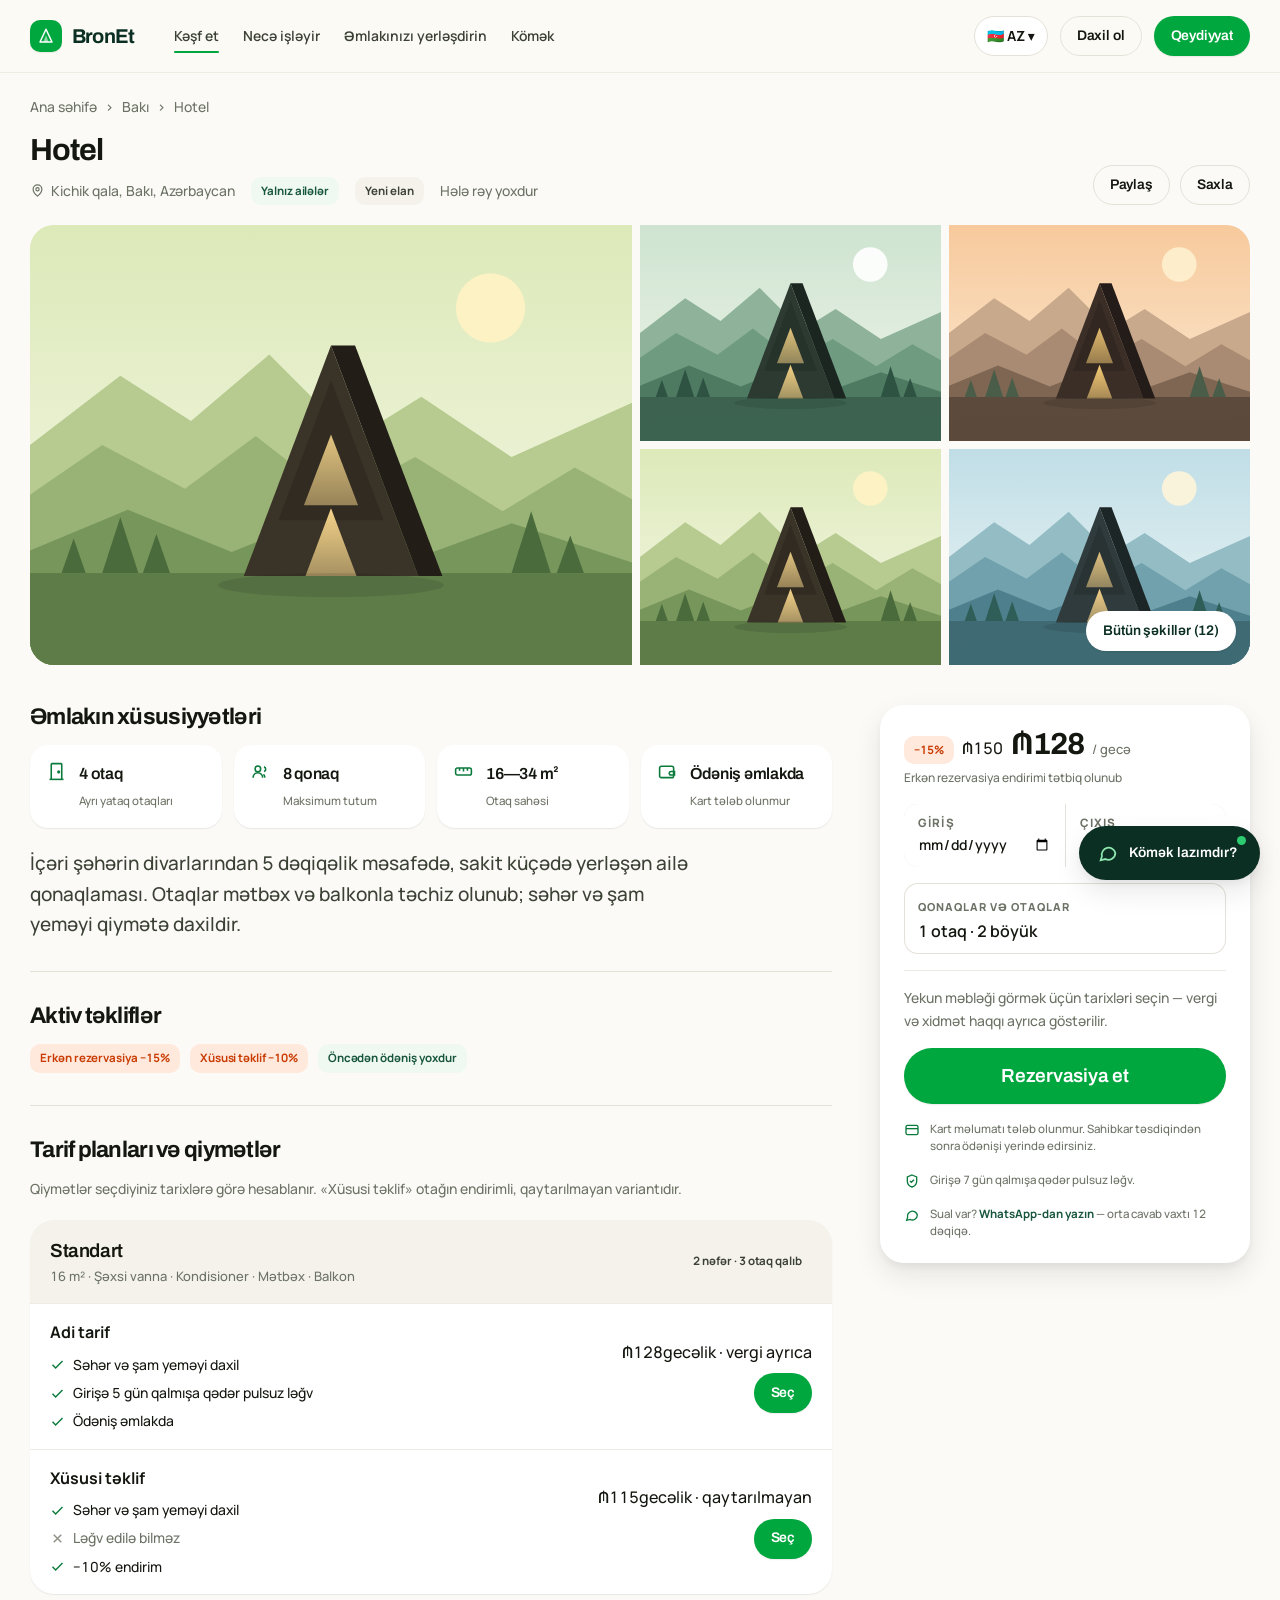
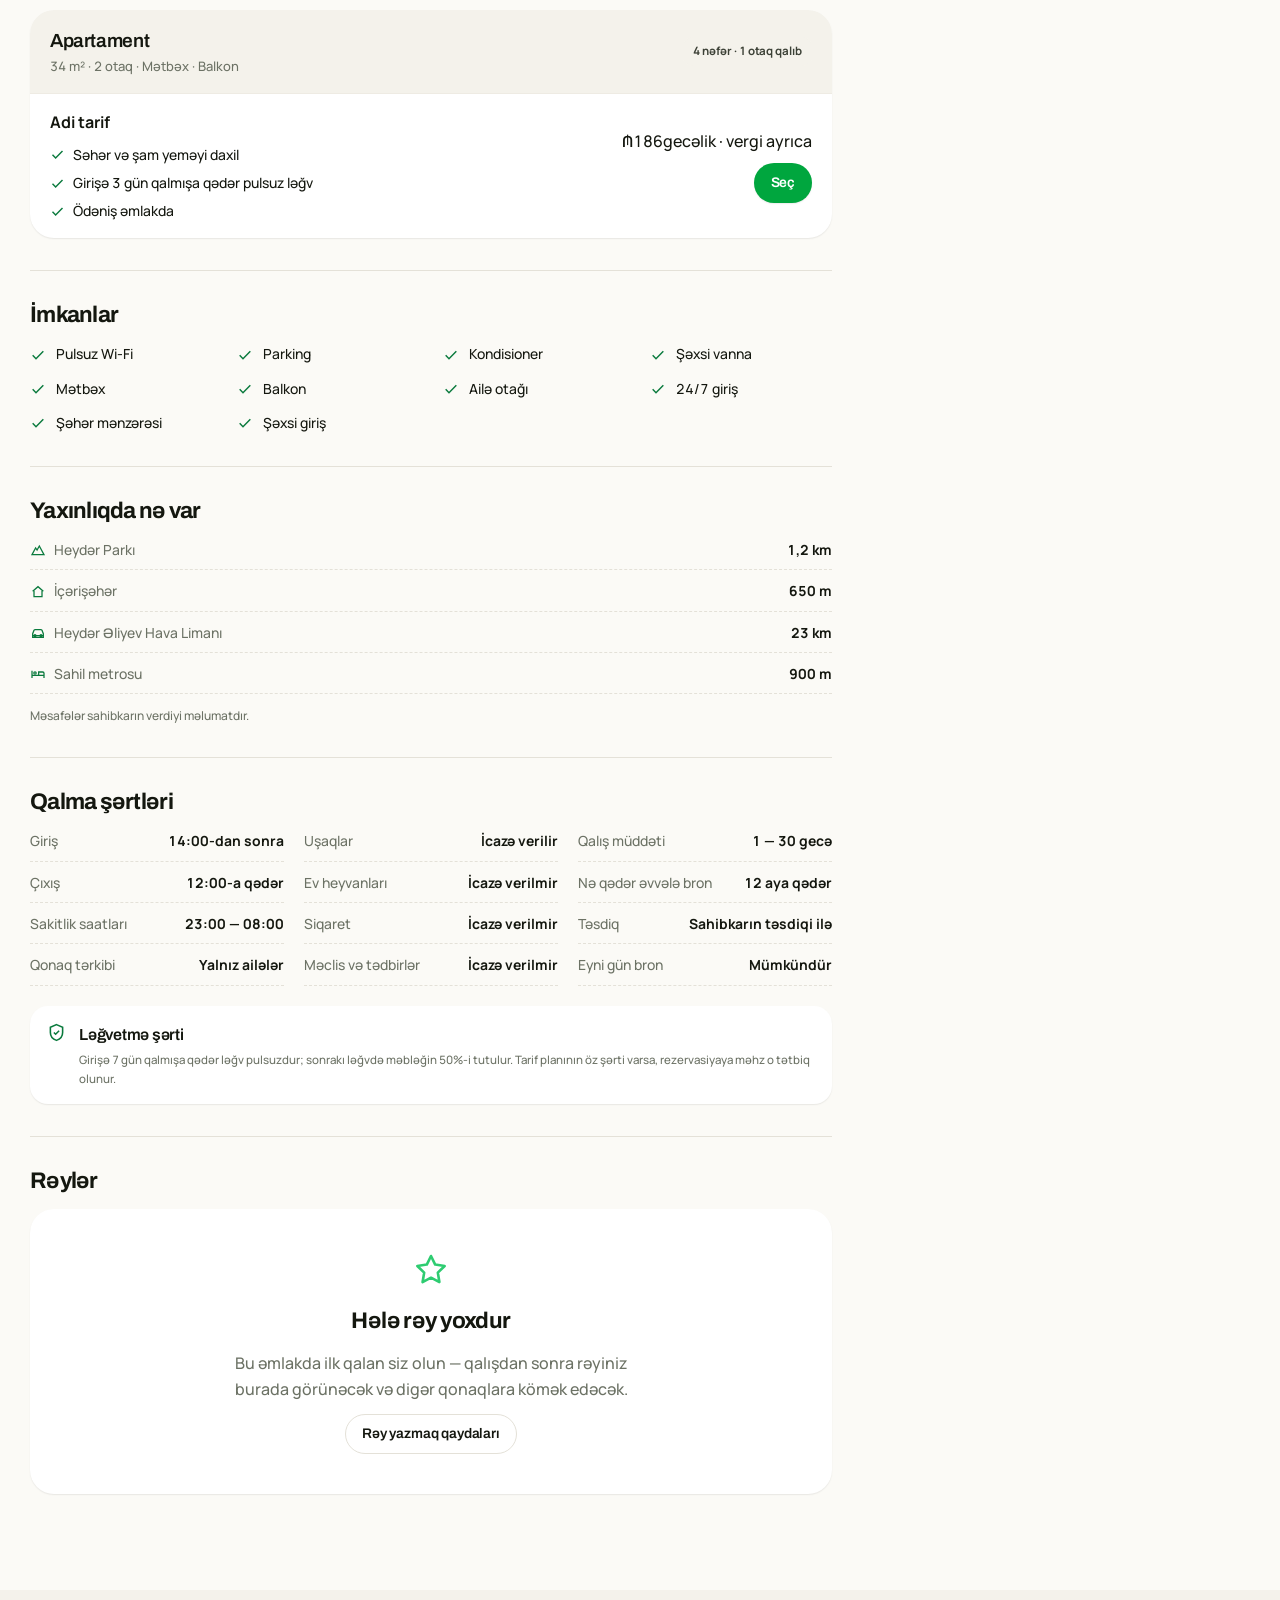
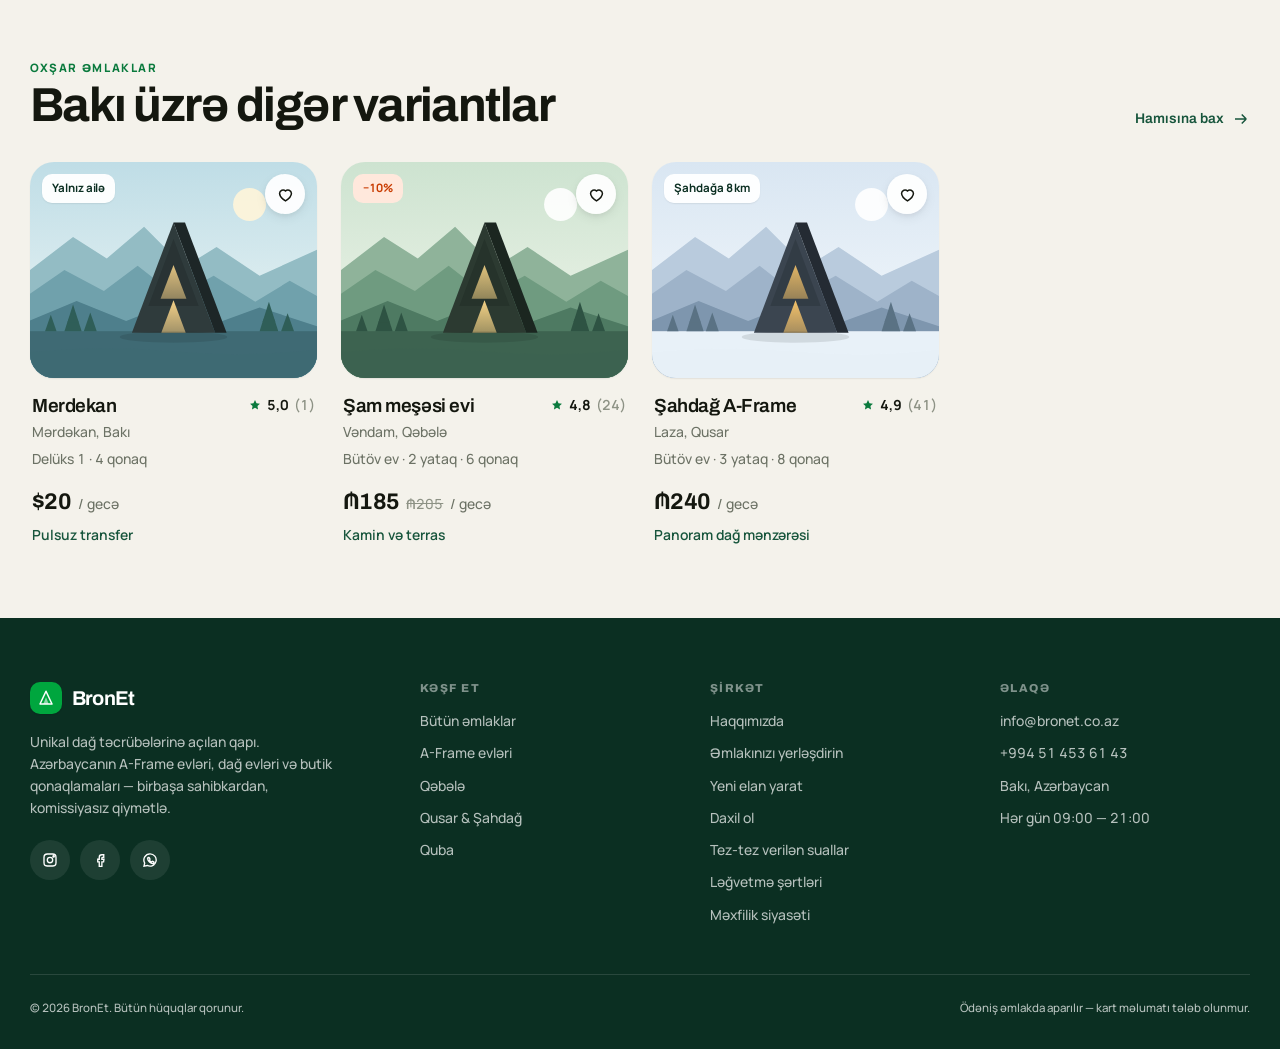
<file: property.html>
<!DOCTYPE html>
<html lang="az">
<head>
<meta charset="utf-8">
<meta name="viewport" content="width=device-width, initial-scale=1">
<title>Hotel — Kichik qala, Bakı | BronEt</title>
<meta name="description" content="Kichik qala, Bakıda 8 nəfərlik qonaqlama. Öncədən ödəniş yoxdur, pulsuz ləğvetmə, səhər və şam yeməyi daxil.">
<meta name="theme-color" content="#0B2F22">
<link rel="preconnect" href="https://fonts.googleapis.com">
<link rel="preconnect" href="https://fonts.gstatic.com" crossorigin>
<link href="https://fonts.googleapis.com/css2?family=Archivo:wght@400;500;600;700&family=Manrope:wght@400;500;600;700;800&display=swap" rel="stylesheet">
<link rel="stylesheet" href="assets/css/style.css">
<link rel="icon" href="data:image/svg+xml,%3Csvg xmlns='http://www.w3.org/2000/svg' viewBox='0 0 24 24'%3E%3Crect width='24' height='24' rx='6' fill='%2300A63E'/%3E%3Cpath d='M12 4 20 20H4Z' fill='%23fff'/%3E%3C/svg%3E">

</head>
<body>
<a class="skip" href="#main">Əsas məzmuna keç</a>
<svg width="0" height="0" style="position:absolute" aria-hidden="true" focusable="false"><defs>
<symbol id="i-pin" viewBox="0 0 24 24"><path d="M12 21s7-5.6 7-11a7 7 0 1 0-14 0c0 5.4 7 11 7 11Z"/><circle cx="12" cy="10" r="2.6"/></symbol>
<symbol id="i-check" viewBox="0 0 24 24"><path d="m4 12.5 5 5L20 6.5"/></symbol>
<symbol id="i-x" viewBox="0 0 24 24"><path d="M6 6l12 12M18 6 6 18"/></symbol>
<symbol id="i-arrow" viewBox="0 0 24 24"><path d="M4 12h15m0 0-6-6m6 6-6 6"/></symbol>
<symbol id="i-heart" viewBox="0 0 24 24"><path d="M12 20s-7.5-4.6-7.5-9.6A4.4 4.4 0 0 1 12 7.6a4.4 4.4 0 0 1 7.5 2.8C19.5 15.4 12 20 12 20Z"/></symbol>
<symbol id="i-shield" viewBox="0 0 24 24"><path d="M12 3l7 3v6c0 4.4-3 7.7-7 9-4-1.3-7-4.6-7-9V6l7-3Z"/><path d="m9 12 2 2 4-4"/></symbol>
<symbol id="i-wallet" viewBox="0 0 24 24"><path d="M3 8a2 2 0 0 1 2-2h12a2 2 0 0 1 2 2v9a2 2 0 0 1-2 2H5a2 2 0 0 1-2-2V8Z"/><path d="M16 12h4v4h-4a2 2 0 0 1 0-4Z"/></symbol>
<symbol id="i-card" viewBox="0 0 24 24"><rect x="3" y="5" width="18" height="14" rx="2.5"/><path d="M3 10h18"/></symbol>
<symbol id="i-chat" viewBox="0 0 24 24"><path d="M20 12a7.5 7.5 0 0 1-11 6.6L4 20l1.4-4.4A7.5 7.5 0 1 1 20 12Z"/></symbol>
<symbol id="i-users" viewBox="0 0 24 24"><circle cx="9" cy="9" r="3.2"/><path d="M3.5 19a5.5 5.5 0 0 1 11 0"/><path d="M16 6.5a3 3 0 0 1 0 5.6M17 19a5.4 5.4 0 0 0-1.6-3.8"/></symbol>
<symbol id="i-bed" viewBox="0 0 24 24"><path d="M3 18v-8m0 4h18v4M3 12V7m18 7V11a2 2 0 0 0-2-2h-6v5"/><circle cx="7.5" cy="10.5" r="1.8"/></symbol>
<symbol id="i-door" viewBox="0 0 24 24"><path d="M6 21V4a1 1 0 0 1 1-1h10a1 1 0 0 1 1 1v17"/><path d="M4 21h16"/><circle cx="14.5" cy="12.5" r=".9"/></symbol>
<symbol id="i-ruler" viewBox="0 0 24 24"><rect x="3" y="8" width="18" height="8" rx="2"/><path d="M7.5 8v3M12 8v4M16.5 8v3"/></symbol>
<symbol id="i-wifi" viewBox="0 0 24 24"><path d="M4 9a13 13 0 0 1 16 0M7 12.5a8.5 8.5 0 0 1 10 0M10 16a4 4 0 0 1 4 0"/><circle cx="12" cy="19" r=".8" fill="currentColor"/></symbol>
<symbol id="i-fire" viewBox="0 0 24 24"><path d="M12 3s5 4.2 5 8.6A5 5 0 0 1 7 12c0-1.7.8-3 .8-3S9 11 10.5 11c0-3 1.5-5.4 1.5-8Z"/></symbol>
<symbol id="i-car" viewBox="0 0 24 24"><path d="M4 16v-3l1.7-4.3A2 2 0 0 1 7.6 7h8.8a2 2 0 0 1 1.9 1.7L20 13v3"/><path d="M4 16h16v2.5H4z"/><circle cx="7.5" cy="16" r="1.4"/><circle cx="16.5" cy="16" r="1.4"/></symbol>
<symbol id="i-mountain" viewBox="0 0 24 24"><path d="M3 19h18L14 6l-3.4 6.2L8.4 9 3 19Z"/></symbol>
<symbol id="i-home" viewBox="0 0 24 24"><path d="M4 11 12 4l8 7"/><path d="M6 10v9h12v-9"/></symbol>
<symbol id="i-pool" viewBox="0 0 24 24"><path d="M3 17c1.6 0 1.6 1.4 3.2 1.4S7.8 17 9.4 17 11 18.4 12.6 18.4 14.2 17 15.8 17s1.6 1.4 3.2 1.4"/><path d="M8 15V6.5a2 2 0 0 1 4 0V15M16 15V6.5"/></symbol>
<symbol id="i-star" viewBox="0 0 24 24"><path d="m12 4 2.4 4.9 5.4.8-3.9 3.8.9 5.4-4.8-2.5-4.8 2.5.9-5.4L4.2 9.7l5.4-.8L12 4Z"/></symbol>
<symbol id="i-star-f" viewBox="0 0 24 24"><path d="m12 3.5 2.6 5.3 5.9.9-4.3 4.1 1 5.8-5.2-2.8-5.2 2.8 1-5.8L3.5 9.7l5.9-.9L12 3.5Z"/></symbol>
<symbol id="i-bolt" viewBox="0 0 24 24"><path d="M13 3 5.5 13.5H11l-.8 7.5L18.5 10H13l0-7Z"/></symbol>
<symbol id="i-sun" viewBox="0 0 24 24"><circle cx="12" cy="12" r="4.2"/><path d="M12 3v2.2M12 18.8V21M3 12h2.2M18.8 12H21M5.6 5.6l1.6 1.6M16.8 16.8l1.6 1.6M18.4 5.6l-1.6 1.6M7.2 16.8l-1.6 1.6"/></symbol>
<symbol id="i-clock" viewBox="0 0 24 24"><circle cx="12" cy="12" r="8.5"/><path d="M12 7.5V12l3 2"/></symbol>
<symbol id="i-info" viewBox="0 0 24 24"><circle cx="12" cy="12" r="8.5"/><path d="M12 11v5"/><circle cx="12" cy="8.2" r=".9" fill="currentColor"/></symbol>
<symbol id="i-key" viewBox="0 0 24 24"><circle cx="8" cy="12" r="3.5"/><path d="M11.5 12H20m-3 0v3m-2.5-3v2"/></symbol>
<symbol id="i-cal" viewBox="0 0 24 24"><rect x="3.5" y="5" width="17" height="15" rx="2.5"/><path d="M3.5 10h17M8 3.5V6m8-2.5V6"/></symbol>
<symbol id="i-search" viewBox="0 0 24 24"><circle cx="11" cy="11" r="6.5"/><path d="m16 16 4.5 4.5"/></symbol>
<symbol id="i-ig" viewBox="0 0 24 24"><rect x="4" y="4" width="16" height="16" rx="4.5"/><circle cx="12" cy="12" r="3.6"/><circle cx="16.8" cy="7.2" r=".9" fill="currentColor"/></symbol>
<symbol id="i-fb" viewBox="0 0 24 24"><path d="M14.5 8.5H17V5h-2.6c-2.2 0-3.4 1.4-3.4 3.5V11H9v3.5h2v6h3.5v-6h2.3l.5-3.5h-2.8V9.4c0-.6.2-.9 1-.9Z"/></symbol>
<symbol id="i-wa" viewBox="0 0 24 24"><path d="M12 3.8A8.2 8.2 0 0 0 4.9 16L4 20.2l4.3-.9A8.2 8.2 0 1 0 12 3.8Z"/><path d="M9 9.2c.3-.7.6-.7.9-.7h.6c.2 0 .5 0 .7.6l.7 1.7c.1.3 0 .5-.1.7l-.4.5c-.1.2-.2.3 0 .6.5.9 1.4 1.6 2.3 2 .3.2.5.1.7-.1l.5-.6c.2-.2.4-.2.6-.1l1.6.8c.3.1.4.4.3.7-.2.8-1 1.5-1.9 1.5-2.6 0-6.5-3.4-6.5-6 0-.6.2-1.1.5-1.6Z"/></symbol>
<symbol id="i-send" viewBox="0 0 24 24"><path d="M4.5 12 20 4.5 15.5 20l-3.4-6.1L4.5 12Z"/></symbol>
<symbol id="i-eye" viewBox="0 0 24 24"><path d="M2.5 12S6 5.8 12 5.8 21.5 12 21.5 12 18 18.2 12 18.2 2.5 12 2.5 12Z"/><circle cx="12" cy="12" r="3"/></symbol>
<symbol id="i-lock" viewBox="0 0 24 24"><rect x="4.5" y="10" width="15" height="10.5" rx="2.5"/><path d="M8 10V7.5a4 4 0 0 1 8 0V10"/></symbol>
<symbol id="i-mail" viewBox="0 0 24 24"><rect x="3" y="5.5" width="18" height="13" rx="2.5"/><path d="m3.8 7 8.2 6 8.2-6"/></symbol>
<symbol id="i-user" viewBox="0 0 24 24"><circle cx="12" cy="8.5" r="3.6"/><path d="M4.8 20a7.2 7.2 0 0 1 14.4 0"/></symbol>
<symbol id="i-phone" viewBox="0 0 24 24"><path d="M7 3.5h3l1.5 4-2 1.4a12 12 0 0 0 5.6 5.6l1.4-2 4 1.5v3a2 2 0 0 1-2.2 2A16.5 16.5 0 0 1 5.5 5.7 2 2 0 0 1 7 3.5Z"/></symbol>
<symbol id="i-upload" viewBox="0 0 24 24"><path d="M12 16V4m0 0L7.5 8.5M12 4l4.5 4.5"/><path d="M4 15v3.5A2.5 2.5 0 0 0 6.5 21h11a2.5 2.5 0 0 0 2.5-2.5V15"/></symbol>
<symbol id="i-check-circle" viewBox="0 0 24 24"><circle cx="12" cy="12" r="9"/><path d="m8 12.4 2.6 2.6L16 9.6"/></symbol>
<symbol id="i-bot" viewBox="0 0 24 24"><rect x="4" y="7.5" width="16" height="12" rx="4"/><path d="M12 7.5V4M9.5 13.5v1.5M14.5 13.5v1.5"/><circle cx="12" cy="3.4" r="1.2"/></symbol>
</defs></svg><header class="hdr" data-static="true">
  <div class="hdr__in">
    <a class="logo" href="index.html" aria-label="BronEt — ana səhifə">
  <span class="logo__mark"><svg viewBox="0 0 24 24" fill="none" stroke="#fff" stroke-width="2" stroke-linecap="round" stroke-linejoin="round"><path d="M12 3 20 20H4L12 3Z"/><path d="M12 11 15.6 20H8.4L12 11Z" fill="#fff" stroke="none" opacity=".55"/></svg></span>
  BronEt</a>
    <nav class="nav" aria-label="Əsas naviqasiya">
      <a href="search.html" aria-current="page">Kəşf et</a>
      <a href="index.html#nasil">Necə işləyir</a>
      <a href="host.html">Əmlakınızı yerləşdirin</a>
      <a href="index.html#faq">Kömək</a>
    </nav>
    <div class="hdr__right">
      <button class="langsel desk" type="button" aria-label="Dil seçimi">🇦🇿 AZ ▾</button>
      <a class="btn btn--ghost btn--sm desk" href="login.html">Daxil ol</a>
      <a class="btn btn--sm desk" href="register.html">Qeydiyyat</a>
      <button class="burger" type="button" aria-label="Menyu" aria-expanded="false"><span></span><span></span><span></span></button>
    </div>
  </div>
</header>
<div class="mobmenu" data-open="false">
  <div class="wrap">
    <a href="search.html">Kəşf et</a>
    <a href="index.html#nasil">Necə işləyir</a>
    <a href="host.html">Əmlakınızı yerləşdirin</a>
    <a href="index.html#faq">Tez-tez verilən suallar</a>
    <div style="display:flex;gap:12px;margin-top:16px">
      <a class="btn btn--ghost btn--block" href="login.html">Daxil ol</a>
      <a class="btn btn--block" href="register.html">Qeydiyyat</a>
    </div>
  </div>
</div>
<main id="main">
<div class="wrap">
  <nav class="crumbs" aria-label="Naviqasiya izi">
    <a href="index.html">Ana səhifə</a> › <a href="search.html">Bakı</a> › <span>Hotel</span>
  </nav>

  <div class="ptitle">
    <div>
      <h1>Hotel</h1>
      <div class="ptitle__meta">
        <span class="card__loc"><svg aria-hidden="true"><use href="#i-pin"/></svg>Kichik qala, Bakı, Azərbaycan</span>
        <span class="tag tag--green">Yalnız ailələr</span>
        <span class="tag">Yeni elan</span>
        <span class="muted">Hələ rəy yoxdur</span>
      </div>
    </div>
    <div style="display:flex;gap:10px">
      <button class="btn btn--ghost btn--sm" type="button">Paylaş</button>
      <button class="btn btn--ghost btn--sm" type="button" data-fav aria-pressed="false">Saxla</button>
    </div>
  </div>

  <div class="gallery" data-gallery data-reveal>
    <div data-gallery-main><img src="https://bronet.co.az/_next/image?url=https%3A%2F%2Fsystem.bronet.co.az%2Fstorage%2F7%2F_Z7A9257.jpg&w=1080&q=75" alt="Hotel — əsas görüntü" loading="lazy" decoding="async" onerror="this.onerror=null;this.src='assets/img/scene-meadow.svg'"></div>
    <div data-gallery-thumb><img src="assets/img/scene-forest.svg" alt="Əmlakdan görüntü 2" loading="lazy" decoding="async"></div><div data-gallery-thumb><img src="assets/img/scene-dawn.svg" alt="Əmlakdan görüntü 3" loading="lazy" decoding="async"></div><div data-gallery-thumb><img src="assets/img/scene-meadow.svg" alt="Əmlakdan görüntü 4" loading="lazy" decoding="async"></div><div data-gallery-thumb><img src="https://bronet.co.az/_next/image?url=https%3A%2F%2Fsystem.bronet.co.az%2Fstorage%2F5%2F1-otaqdan-2-y-duzlmumumi-sahsi-50kvm-mnzil-bayilin-id-68774427-861304322.jpeg&w=1080&q=75" alt="Əmlakdan görüntü 5" loading="lazy" decoding="async" onerror="this.onerror=null;this.src='assets/img/scene-lake.svg'"></div>
    <button class="btn btn--light btn--sm gallery__more" type="button">Bütün şəkillər (12)</button>
  </div>

  <div class="pgrid">
    <div>
      <section class="pblock">
        <h2>Əmlakın xüsusiyyətləri</h2>
        <div class="facts">
          <div class="fact"><svg aria-hidden="true"><use href="#i-door"/></svg><div><b>4 otaq</b><span>Ayrı yataq otaqları</span></div></div>
          <div class="fact"><svg aria-hidden="true"><use href="#i-users"/></svg><div><b>8 qonaq</b><span>Maksimum tutum</span></div></div>
          <div class="fact"><svg aria-hidden="true"><use href="#i-ruler"/></svg><div><b>16—34 m²</b><span>Otaq sahəsi</span></div></div>
          <div class="fact"><svg aria-hidden="true"><use href="#i-wallet"/></svg><div><b>Ödəniş əmlakda</b><span>Kart tələb olunmur</span></div></div>
        </div>
        <p class="lede" style="margin-top:20px">İçəri şəhərin divarlarından 5 dəqiqəlik məsafədə, sakit küçədə yerləşən ailə qonaqlaması. Otaqlar mətbəx və balkonla təchiz olunub; səhər və şam yeməyi qiymətə daxildir.</p>
      </section>

      <section class="pblock">
        <h2>Aktiv təkliflər</h2>
        <div style="display:flex;flex-wrap:wrap;gap:10px">
          <span class="tag tag--deal">Erkən rezervasiya −15%</span>
          <span class="tag tag--deal">Xüsusi təklif −10%</span>
          <span class="tag tag--green">Öncədən ödəniş yoxdur</span>
        </div>
      </section>

      <section class="pblock">
        <h2>Tarif planları və qiymətlər</h2>
        <p class="muted" style="font-size:var(--step--1);margin-bottom:20px">Qiymətlər seçdiyiniz tarixlərə görə hesablanır. «Xüsusi təklif» otağın endirimli, qaytarılmayan variantıdır.</p>
        <div class="tariffs"><div class="tariff" data-reveal>
      <div class="tariff__head">
        <div><b>Standart</b><div class="muted" style="font-size:13px">16 m² · Şəxsi vanna · Kondisioner · Mətbəx · Balkon</div></div>
        <span class="tag">2 nəfər · 3 otaq qalıb</span>
      </div>
      <div class="tariff__opts"><div class="tariff__opt">
          <div><b style="font-size:var(--step-0)">Adi tarif</b><ul style="margin-top:8px"><li><svg aria-hidden="true"><use href="#i-check"/></svg>Səhər və şam yeməyi daxil</li><li><svg aria-hidden="true"><use href="#i-check"/></svg>Girişə 5 gün qalmışa qədər pulsuz ləğv</li><li><svg aria-hidden="true"><use href="#i-check"/></svg>Ödəniş əmlakda</li></ul></div>
          <div style="text-align:right;display:grid;gap:8px;justify-items:end">
            <div class="price"><span class="price__now">₼128</span><span class="price__unit">gecəlik · vergi ayrıca</span></div>
            <button class="btn btn--sm" type="button">Seç</button>
          </div>
        </div><div class="tariff__opt">
          <div><b style="font-size:var(--step-0)">Xüsusi təklif</b><ul style="margin-top:8px"><li><svg aria-hidden="true"><use href="#i-check"/></svg>Səhər və şam yeməyi daxil</li><li class="no"><svg aria-hidden="true"><use href="#i-x"/></svg>Ləğv edilə bilməz</li><li><svg aria-hidden="true"><use href="#i-check"/></svg>−10% endirim</li></ul></div>
          <div style="text-align:right;display:grid;gap:8px;justify-items:end">
            <div class="price"><span class="price__now">₼115</span><span class="price__unit">gecəlik · qaytarılmayan</span></div>
            <button class="btn btn--sm" type="button">Seç</button>
          </div>
        </div></div>
    </div><div class="tariff" data-reveal>
      <div class="tariff__head">
        <div><b>Apartament</b><div class="muted" style="font-size:13px">34 m² · 2 otaq · Mətbəx · Balkon</div></div>
        <span class="tag">4 nəfər · 1 otaq qalıb</span>
      </div>
      <div class="tariff__opts"><div class="tariff__opt">
          <div><b style="font-size:var(--step-0)">Adi tarif</b><ul style="margin-top:8px"><li><svg aria-hidden="true"><use href="#i-check"/></svg>Səhər və şam yeməyi daxil</li><li><svg aria-hidden="true"><use href="#i-check"/></svg>Girişə 3 gün qalmışa qədər pulsuz ləğv</li><li><svg aria-hidden="true"><use href="#i-check"/></svg>Ödəniş əmlakda</li></ul></div>
          <div style="text-align:right;display:grid;gap:8px;justify-items:end">
            <div class="price"><span class="price__now">₼186</span><span class="price__unit">gecəlik · vergi ayrıca</span></div>
            <button class="btn btn--sm" type="button">Seç</button>
          </div>
        </div></div>
    </div></div>
      </section>

      <section class="pblock">
        <h2>İmkanlar</h2>
        <ul class="amenities"><li><svg aria-hidden="true"><use href="#i-check"/></svg>Pulsuz Wi-Fi</li><li><svg aria-hidden="true"><use href="#i-check"/></svg>Parking</li><li><svg aria-hidden="true"><use href="#i-check"/></svg>Kondisioner</li><li><svg aria-hidden="true"><use href="#i-check"/></svg>Şəxsi vanna</li><li><svg aria-hidden="true"><use href="#i-check"/></svg>Mətbəx</li><li><svg aria-hidden="true"><use href="#i-check"/></svg>Balkon</li><li><svg aria-hidden="true"><use href="#i-check"/></svg>Ailə otağı</li><li><svg aria-hidden="true"><use href="#i-check"/></svg>24/7 giriş</li><li><svg aria-hidden="true"><use href="#i-check"/></svg>Şəhər mənzərəsi</li><li><svg aria-hidden="true"><use href="#i-check"/></svg>Şəxsi giriş</li></ul>
      </section>

      <section class="pblock">
        <h2>Yaxınlıqda nə var</h2>
        <div class="rules">
          <dl>
            <div><dt><svg aria-hidden="true"><use href="#i-mountain"/></svg> Heydər Parkı</dt><dd>1,2 km</dd></div>
            <div><dt><svg aria-hidden="true"><use href="#i-home"/></svg> İçərişəhər</dt><dd>650 m</dd></div>
            <div><dt><svg aria-hidden="true"><use href="#i-car"/></svg> Heydər Əliyev Hava Limanı</dt><dd>23 km</dd></div>
            <div><dt><svg aria-hidden="true"><use href="#i-bed"/></svg> Sahil metrosu</dt><dd>900 m</dd></div>
          </dl>
        </div>
        <p class="muted" style="font-size:12px;margin-top:12px">Məsafələr sahibkarın verdiyi məlumatdır.</p>
      </section>

      <section class="pblock">
        <h2>Qalma şərtləri</h2>
        <div class="rules">
          <dl>
            <div><dt>Giriş</dt><dd>14:00-dan sonra</dd></div>
            <div><dt>Çıxış</dt><dd>12:00-a qədər</dd></div>
            <div><dt>Sakitlik saatları</dt><dd>23:00 — 08:00</dd></div>
            <div><dt>Qonaq tərkibi</dt><dd>Yalnız ailələr</dd></div>
          </dl>
          <dl>
            <div><dt>Uşaqlar</dt><dd>İcazə verilir</dd></div>
            <div><dt>Ev heyvanları</dt><dd>İcazə verilmir</dd></div>
            <div><dt>Siqaret</dt><dd>İcazə verilmir</dd></div>
            <div><dt>Məclis və tədbirlər</dt><dd>İcazə verilmir</dd></div>
          </dl>
          <dl>
            <div><dt>Qalış müddəti</dt><dd>1 — 30 gecə</dd></div>
            <div><dt>Nə qədər əvvələ bron</dt><dd>12 aya qədər</dd></div>
            <div><dt>Təsdiq</dt><dd>Sahibkarın təsdiqi ilə</dd></div>
            <div><dt>Eyni gün bron</dt><dd>Mümkündür</dd></div>
          </dl>
        </div>
        <div class="fact" style="margin-top:20px;align-items:flex-start"><svg aria-hidden="true"><use href="#i-shield"/></svg>
          <div><b>Ləğvetmə şərti</b><span style="display:block;margin-top:4px">Girişə 7 gün qalmışa qədər ləğv pulsuzdur; sonrakı ləğvdə məbləğin 50%-i tutulur. Tarif planının öz şərti varsa, rezervasiyaya məhz o tətbiq olunur.</span></div>
        </div>
      </section>

      <section class="pblock" style="border:none">
        <h2>Rəylər</h2>
        <div class="empty" data-reveal>
          <svg aria-hidden="true"><use href="#i-star"/></svg>
          <b style="font-family:var(--font-display);font-size:var(--step-2)">Hələ rəy yoxdur</b>
          <p class="muted" style="max-width:44ch">Bu əmlakda ilk qalan siz olun — qalışdan sonra rəyiniz burada görünəcək və digər qonaqlara kömək edəcək.</p>
          <a class="btn btn--ghost btn--sm" href="#">Rəy yazmaq qaydaları</a>
        </div>
      </section>
    </div>

    <aside>
      <div class="booking" data-booking data-rate="128">
        <div>
          <div class="booking__price">
            <span class="tag tag--deal">−15%</span>
            <span class="price__old">₼150</span>
            <b>₼128</b>
            <span class="muted" style="font-size:13px">/ gecə</span>
          </div>
          <p class="muted" style="font-size:12px;margin-top:4px">Erkən rezervasiya endirimi tətbiq olunub</p>
        </div>

        <div class="booking__dates">
          <div class="field"><label for="pci">Giriş</label><input id="pci" type="date" data-checkin></div>
          <div class="field"><label for="pco">Çıxış</label><input id="pco" type="date" data-checkout></div>
        </div>
        <div class="booking__guests">
          <label for="pg" style="font-size:11px;font-weight:800;letter-spacing:.09em;text-transform:uppercase;color:var(--ink-500)">Qonaqlar və otaqlar</label>
          <select id="pg" style="border:none;background:transparent;width:100%;font-weight:600;outline:none">
            <option>1 otaq · 2 böyük</option>
            <option>1 otaq · 2 böyük · 1 uşaq</option>
            <option>2 otaq · 4 böyük</option>
          </select>
        </div>

        <div class="booking__sum" data-no-dates>
          <p class="muted" style="font-size:var(--step--1)">Yekun məbləği görmək üçün tarixləri seçin — vergi və xidmət haqqı ayrıca göstərilir.</p>
        </div>
        <div class="booking__sum" data-needs-dates hidden>
          <div><span>₼128 × <span data-nights>1</span> gecə</span><span data-sum="base">₼128</span></div>
          <div><span>Xidmət haqqı</span><span data-sum="fee">₼8</span></div>
          <div><span>Vergi və rüsumlar</span><span data-sum="tax">₼4</span></div>
          <div class="total"><span>Yekun (əmlakda ödənilir)</span><span data-sum="total">₼140</span></div>
        </div>

        <button class="btn btn--block btn--lg" type="button">Rezervasiya et</button>
        <div class="booking__note"><svg aria-hidden="true"><use href="#i-card"/></svg><span>Kart məlumatı tələb olunmur. Sahibkar təsdiqindən sonra ödənişi yerində edirsiniz.</span></div>
        <div class="booking__note"><svg aria-hidden="true"><use href="#i-shield"/></svg><span>Girişə 7 gün qalmışa qədər pulsuz ləğv.</span></div>
        <div class="booking__note"><svg aria-hidden="true"><use href="#i-chat"/></svg><span>Sual var? <a href="https://wa.me/994514536143" style="font-weight:700;color:var(--brand-700)">WhatsApp-dan yazın</a> — orta cavab vaxtı 12 dəqiqə.</span></div>
      </div>
    </aside>
  </div>
</div>

<section class="section section--paper">
  <div class="wrap">
    <div class="section__head">
      <div><span class="eyebrow">Oxşar əmlaklar</span><h2>Bakı üzrə digər variantlar</h2></div>
      <a class="link-arrow" href="search.html">Hamısına bax <svg aria-hidden="true"><use href="#i-arrow"/></svg></a>
    </div>
    <div class="rail"><article class="card" data-reveal>
      <div class="card__media"><img src="https://bronet.co.az/_next/image?url=https%3A%2F%2Fsystem.bronet.co.az%2Fstorage%2F5%2F1-otaqdan-2-y-duzlmumumi-sahsi-50kvm-mnzil-bayilin-id-68774427-861304322.jpeg&w=1080&q=75" alt="Mərdəkan — Delüks otaq" loading="lazy" decoding="async" onerror="this.onerror=null;this.src='assets/img/scene-lake.svg'">
        <span class="tag tag--glass card__badge">Yalnız ailə</span>
        <button class="iconbtn card__fav" type="button" data-fav aria-pressed="false" aria-label="Bəyəndiklərimə əlavə et"><svg aria-hidden="true"><use href="#i-heart"/></svg></button>
      </div>
      <div class="card__body">
        <div class="card__row"><h3 class="card__title">Merdekan</h3><span class="score"><svg aria-hidden="true"><use href="#i-star-f"/></svg>5,0 <em>(1)</em></span></div>
        <p class="card__loc">Mərdəkan, Bakı</p>
        <p class="card__meta">Delüks 1 · 4 qonaq</p>
        <div class="card__foot"><p class="card__price"><b>$20</b><i>/ gecə</i></p><span class="card__perk">Pulsuz transfer</span></div>
      </div>
      <a class="card__link" href="property.html" aria-label="Merdekan — Mərdəkan, Bakı"></a>
    </article><article class="card" data-reveal>
      <div class="card__media"><img src="assets/img/scene-forest.svg" alt="Qəbələ — şam meşəsində A-Frame ev" loading="lazy" decoding="async">
        <span class="tag tag--deal card__badge">−10%</span>
        <button class="iconbtn card__fav" type="button" data-fav aria-pressed="false" aria-label="Bəyəndiklərimə əlavə et"><svg aria-hidden="true"><use href="#i-heart"/></svg></button>
      </div>
      <div class="card__body">
        <div class="card__row"><h3 class="card__title">Şam meşəsi evi</h3><span class="score"><svg aria-hidden="true"><use href="#i-star-f"/></svg>4,8 <em>(24)</em></span></div>
        <p class="card__loc">Vəndam, Qəbələ</p>
        <p class="card__meta">Bütöv ev · 2 yataq · 6 qonaq</p>
        <div class="card__foot"><p class="card__price"><b>₼185</b><s>₼205</s><i>/ gecə</i></p><span class="card__perk">Kamin və terras</span></div>
      </div>
      <a class="card__link" href="property.html" aria-label="Şam meşəsi evi — Vəndam, Qəbələ"></a>
    </article><article class="card" data-reveal>
      <div class="card__media"><img src="assets/img/scene-snow.svg" alt="Qusar — Şahdağ yaxınlığında A-Frame ev" loading="lazy" decoding="async">
        <span class="tag tag--glass card__badge">Şahdağa 8 km</span>
        <button class="iconbtn card__fav" type="button" data-fav aria-pressed="false" aria-label="Bəyəndiklərimə əlavə et"><svg aria-hidden="true"><use href="#i-heart"/></svg></button>
      </div>
      <div class="card__body">
        <div class="card__row"><h3 class="card__title">Şahdağ A-Frame</h3><span class="score"><svg aria-hidden="true"><use href="#i-star-f"/></svg>4,9 <em>(41)</em></span></div>
        <p class="card__loc">Laza, Qusar</p>
        <p class="card__meta">Bütöv ev · 3 yataq · 8 qonaq</p>
        <div class="card__foot"><p class="card__price"><b>₼240</b><i>/ gecə</i></p><span class="card__perk">Panoram dağ mənzərəsi</span></div>
      </div>
      <a class="card__link" href="property.html" aria-label="Şahdağ A-Frame — Laza, Qusar"></a>
    </article></div>
  </div>
</section>
</main>

<div class="mobbook">
  <div>
    <div style="display:flex;align-items:baseline;gap:6px"><b style="font-family:var(--font-display);font-size:var(--step-2)">₼128</b><span class="muted" style="font-size:12px">/ gecə</span></div>
    <span class="muted" style="font-size:12px">Öncədən ödəniş yoxdur</span>
  </div>
  <button class="btn" type="button">Rezervasiya et</button>
</div>
<footer class="ftr">
  <div class="wrap">
    <div class="ftr__grid">
      <div>
        <a class="logo" href="index.html" aria-label="BronEt — ana səhifə">
  <span class="logo__mark"><svg viewBox="0 0 24 24" fill="none" stroke="#fff" stroke-width="2" stroke-linecap="round" stroke-linejoin="round"><path d="M12 3 20 20H4L12 3Z"/><path d="M12 11 15.6 20H8.4L12 11Z" fill="#fff" stroke="none" opacity=".55"/></svg></span>
  BronEt</a>
        <p class="ftr__about">Unikal dağ təcrübələrinə açılan qapı. Azərbaycanın A-Frame evləri, dağ evləri və butik qonaqlamaları — birbaşa sahibkardan, komissiyasız qiymətlə.</p>
        <div class="social" style="margin-top:20px">
          <a href="#" aria-label="Instagram"><svg aria-hidden="true"><use href="#i-ig"/></svg></a>
          <a href="#" aria-label="Facebook"><svg aria-hidden="true"><use href="#i-fb"/></svg></a>
          <a href="https://wa.me/994514536143" aria-label="WhatsApp"><svg aria-hidden="true"><use href="#i-wa"/></svg></a>
        </div>
      </div>
      <div><h4>Kəşf et</h4><ul>
        <li><a href="search.html">Bütün əmlaklar</a></li>
        <li><a href="search.html">A-Frame evləri</a></li>
        <li><a href="search.html">Qəbələ</a></li>
        <li><a href="search.html">Qusar &amp; Şahdağ</a></li>
        <li><a href="search.html">Quba</a></li>
      </ul></div>
      <div><h4>Şirkət</h4><ul>
        <li><a href="#">Haqqımızda</a></li>
        <li><a href="host.html">Əmlakınızı yerləşdirin</a></li>
        <li><a href="list-property.html">Yeni elan yarat</a></li>
        <li><a href="login.html">Daxil ol</a></li>
        <li><a href="index.html#faq">Tez-tez verilən suallar</a></li>
        <li><a href="#">Ləğvetmə şərtləri</a></li>
        <li><a href="#">Məxfilik siyasəti</a></li>
      </ul></div>
      <div><h4>Əlaqə</h4><ul>
        <li><a href="mailto:info@bronet.co.az">info@bronet.co.az</a></li>
        <li><a href="tel:+994514536143">+994 51 453 61 43</a></li>
        <li><span>Bakı, Azərbaycan</span></li>
        <li><span>Hər gün 09:00 — 21:00</span></li>
      </ul></div>
    </div>
    <div class="ftr__bottom">
      <span>© 2026 BronEt. Bütün hüquqlar qorunur.</span>
      <span>Ödəniş əmlakda aparılır — kart məlumatı tələb olunmur.</span>
    </div>
  </div>
</footer>
<div class="chat" data-chat data-open="false">
  <section class="chat__panel" id="chatPanel" aria-label="BronEt köməkçisi">
    <header class="chat__head">
      <span class="chat__ava"><svg aria-hidden="true"><use href="#i-bot"/></svg></span>
      <div><b>BronEt köməkçisi</b><span>Adətən dərhal cavab verir</span></div>
      <button class="chat__close" type="button" data-chat-close aria-label="Söhbəti bağla"><svg aria-hidden="true"><use href="#i-x"/></svg></button>
    </header>
    <div class="chat__log" data-chat-log role="log" aria-live="polite"></div>
    <div class="chat__quick" data-chat-quick></div>
    <form class="chat__form" data-chat-form autocomplete="off">
      <input type="text" name="m" placeholder="Sualınızı yazın…" aria-label="Mesajınız">
      <button class="btn" type="submit" aria-label="Göndər"><svg aria-hidden="true"><use href="#i-send"/></svg></button>
    </form>
    <a class="chat__wa" href="https://wa.me/994514536143"><svg viewBox="0 0 24 24" aria-hidden="true"><path d="M12 2a10 10 0 0 0-8.6 15L2 22l5.2-1.4A10 10 0 1 0 12 2Zm5.3 14.1c-.2.6-1.3 1.2-1.8 1.2-.5 0-.5.4-3.2-.8-2.7-1.2-4.3-4-4.4-4.2-.1-.2-1-1.4-1-2.6s.6-1.8.9-2.1c.2-.2.5-.3.7-.3h.5c.2 0 .4 0 .6.5l.8 2c.1.2 0 .4-.1.6l-.4.5c-.1.2-.3.3-.1.6.2.4.9 1.5 2 2.4 1.3 1.2 2 1.4 2.3 1.5.2 0 .4 0 .6-.2l.7-.8c.2-.2.4-.2.6-.1l1.9.9c.2.1.4.2.4.4s0 .8-.1 1.5Z"/></svg> WhatsApp-da davam et</a>
  </section>
  <button class="chat__launcher" type="button" data-chat-toggle aria-expanded="false" aria-controls="chatPanel">
    <svg aria-hidden="true"><use href="#i-chat"/></svg><span>Kömək lazımdır?</span><i></i>
  </button>
</div><script src="assets/js/app.js"></script>
<script src="assets/js/chat.js"></script>
</body>
</html>
</file>
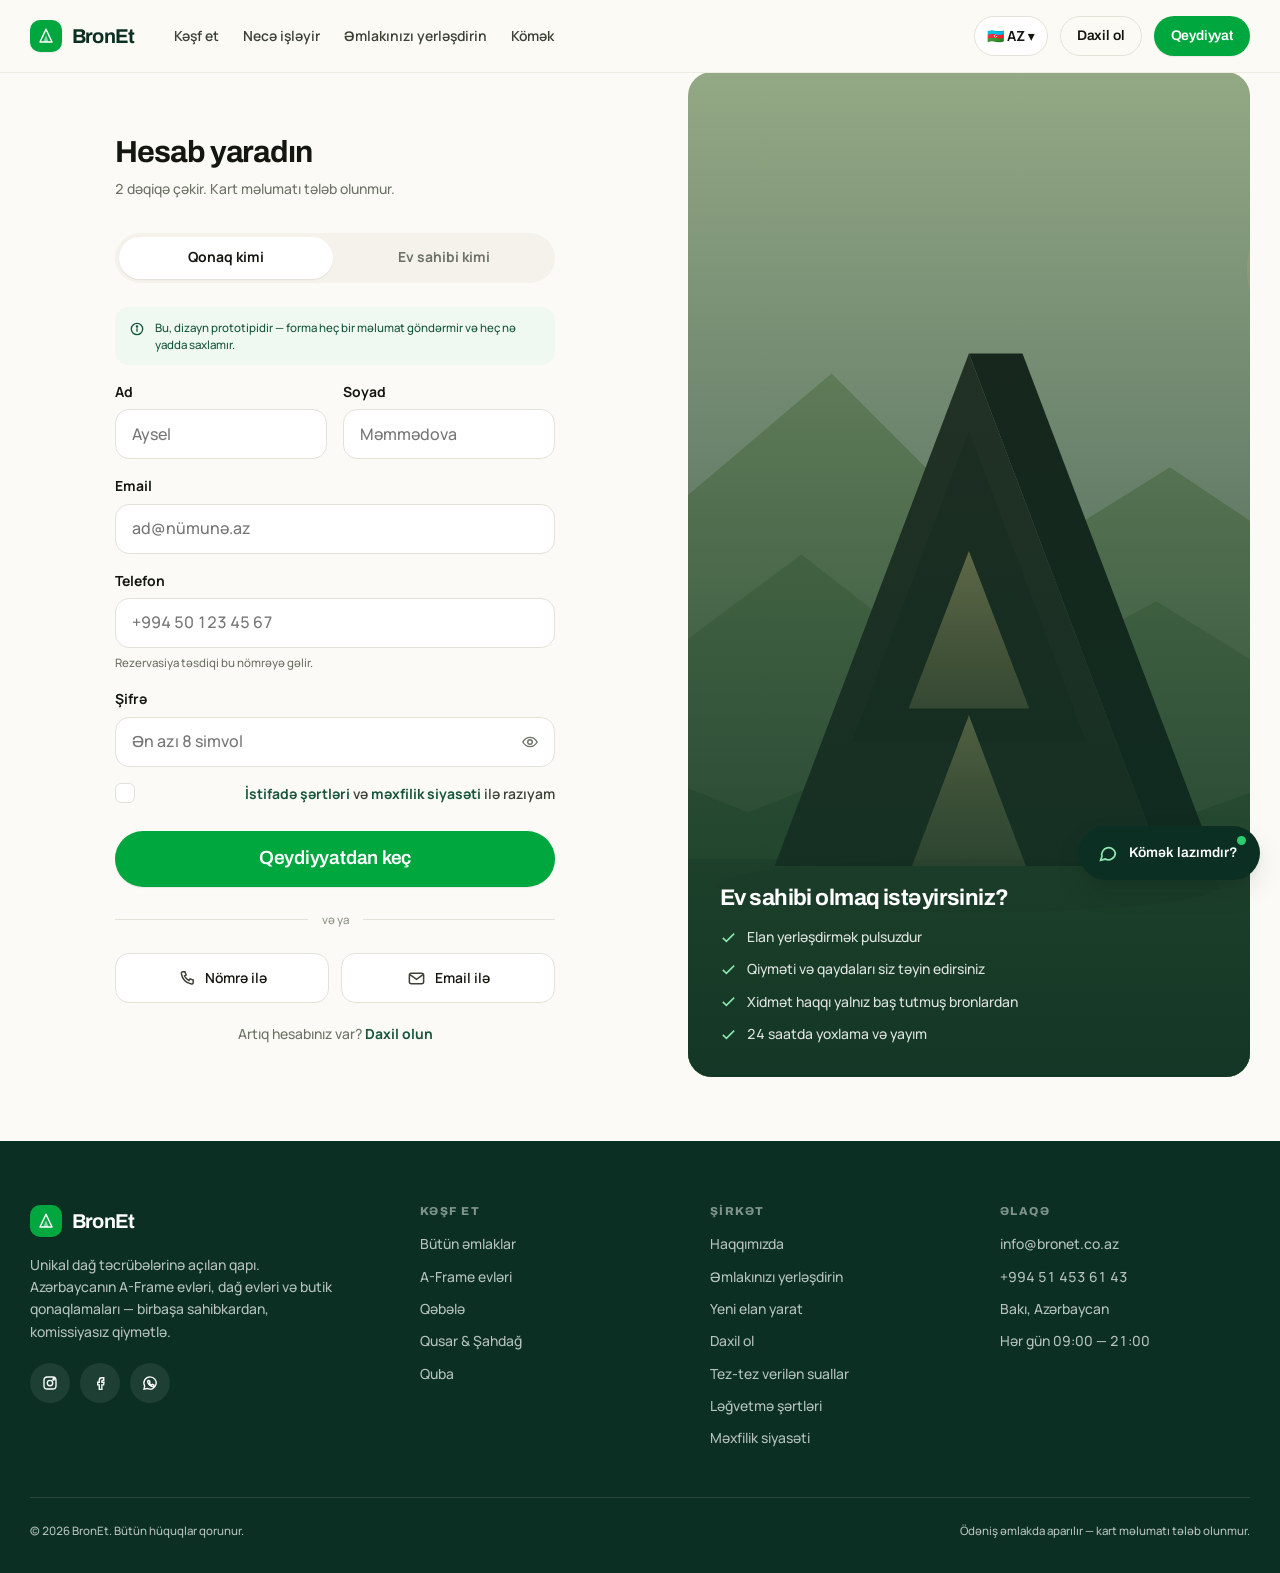
<file: register.html>
<!DOCTYPE html>
<html lang="az">
<head>
<meta charset="utf-8">
<meta name="viewport" content="width=device-width, initial-scale=1">
<title>Qeydiyyat — BronEt</title>
<meta name="description" content="BronEt-də hesab yaradın — qonaq və ya ev sahibi kimi. 2 dəqiqə çəkir, kart məlumatı tələb olunmur.">
<meta name="theme-color" content="#0B2F22">
<link rel="preconnect" href="https://fonts.googleapis.com">
<link rel="preconnect" href="https://fonts.gstatic.com" crossorigin>
<link href="https://fonts.googleapis.com/css2?family=Archivo:wght@400;500;600;700&family=Manrope:wght@400;500;600;700;800&display=swap" rel="stylesheet">
<link rel="stylesheet" href="assets/css/style.css">
<link rel="icon" href="data:image/svg+xml,%3Csvg xmlns='http://www.w3.org/2000/svg' viewBox='0 0 24 24'%3E%3Crect width='24' height='24' rx='6' fill='%2300A63E'/%3E%3Cpath d='M12 4 20 20H4Z' fill='%23fff'/%3E%3C/svg%3E">

</head>
<body>
<a class="skip" href="#main">Əsas məzmuna keç</a>
<svg width="0" height="0" style="position:absolute" aria-hidden="true" focusable="false"><defs>
<symbol id="i-pin" viewBox="0 0 24 24"><path d="M12 21s7-5.6 7-11a7 7 0 1 0-14 0c0 5.4 7 11 7 11Z"/><circle cx="12" cy="10" r="2.6"/></symbol>
<symbol id="i-check" viewBox="0 0 24 24"><path d="m4 12.5 5 5L20 6.5"/></symbol>
<symbol id="i-x" viewBox="0 0 24 24"><path d="M6 6l12 12M18 6 6 18"/></symbol>
<symbol id="i-arrow" viewBox="0 0 24 24"><path d="M4 12h15m0 0-6-6m6 6-6 6"/></symbol>
<symbol id="i-heart" viewBox="0 0 24 24"><path d="M12 20s-7.5-4.6-7.5-9.6A4.4 4.4 0 0 1 12 7.6a4.4 4.4 0 0 1 7.5 2.8C19.5 15.4 12 20 12 20Z"/></symbol>
<symbol id="i-shield" viewBox="0 0 24 24"><path d="M12 3l7 3v6c0 4.4-3 7.7-7 9-4-1.3-7-4.6-7-9V6l7-3Z"/><path d="m9 12 2 2 4-4"/></symbol>
<symbol id="i-wallet" viewBox="0 0 24 24"><path d="M3 8a2 2 0 0 1 2-2h12a2 2 0 0 1 2 2v9a2 2 0 0 1-2 2H5a2 2 0 0 1-2-2V8Z"/><path d="M16 12h4v4h-4a2 2 0 0 1 0-4Z"/></symbol>
<symbol id="i-card" viewBox="0 0 24 24"><rect x="3" y="5" width="18" height="14" rx="2.5"/><path d="M3 10h18"/></symbol>
<symbol id="i-chat" viewBox="0 0 24 24"><path d="M20 12a7.5 7.5 0 0 1-11 6.6L4 20l1.4-4.4A7.5 7.5 0 1 1 20 12Z"/></symbol>
<symbol id="i-users" viewBox="0 0 24 24"><circle cx="9" cy="9" r="3.2"/><path d="M3.5 19a5.5 5.5 0 0 1 11 0"/><path d="M16 6.5a3 3 0 0 1 0 5.6M17 19a5.4 5.4 0 0 0-1.6-3.8"/></symbol>
<symbol id="i-bed" viewBox="0 0 24 24"><path d="M3 18v-8m0 4h18v4M3 12V7m18 7V11a2 2 0 0 0-2-2h-6v5"/><circle cx="7.5" cy="10.5" r="1.8"/></symbol>
<symbol id="i-door" viewBox="0 0 24 24"><path d="M6 21V4a1 1 0 0 1 1-1h10a1 1 0 0 1 1 1v17"/><path d="M4 21h16"/><circle cx="14.5" cy="12.5" r=".9"/></symbol>
<symbol id="i-ruler" viewBox="0 0 24 24"><rect x="3" y="8" width="18" height="8" rx="2"/><path d="M7.5 8v3M12 8v4M16.5 8v3"/></symbol>
<symbol id="i-wifi" viewBox="0 0 24 24"><path d="M4 9a13 13 0 0 1 16 0M7 12.5a8.5 8.5 0 0 1 10 0M10 16a4 4 0 0 1 4 0"/><circle cx="12" cy="19" r=".8" fill="currentColor"/></symbol>
<symbol id="i-fire" viewBox="0 0 24 24"><path d="M12 3s5 4.2 5 8.6A5 5 0 0 1 7 12c0-1.7.8-3 .8-3S9 11 10.5 11c0-3 1.5-5.4 1.5-8Z"/></symbol>
<symbol id="i-car" viewBox="0 0 24 24"><path d="M4 16v-3l1.7-4.3A2 2 0 0 1 7.6 7h8.8a2 2 0 0 1 1.9 1.7L20 13v3"/><path d="M4 16h16v2.5H4z"/><circle cx="7.5" cy="16" r="1.4"/><circle cx="16.5" cy="16" r="1.4"/></symbol>
<symbol id="i-mountain" viewBox="0 0 24 24"><path d="M3 19h18L14 6l-3.4 6.2L8.4 9 3 19Z"/></symbol>
<symbol id="i-home" viewBox="0 0 24 24"><path d="M4 11 12 4l8 7"/><path d="M6 10v9h12v-9"/></symbol>
<symbol id="i-pool" viewBox="0 0 24 24"><path d="M3 17c1.6 0 1.6 1.4 3.2 1.4S7.8 17 9.4 17 11 18.4 12.6 18.4 14.2 17 15.8 17s1.6 1.4 3.2 1.4"/><path d="M8 15V6.5a2 2 0 0 1 4 0V15M16 15V6.5"/></symbol>
<symbol id="i-star" viewBox="0 0 24 24"><path d="m12 4 2.4 4.9 5.4.8-3.9 3.8.9 5.4-4.8-2.5-4.8 2.5.9-5.4L4.2 9.7l5.4-.8L12 4Z"/></symbol>
<symbol id="i-star-f" viewBox="0 0 24 24"><path d="m12 3.5 2.6 5.3 5.9.9-4.3 4.1 1 5.8-5.2-2.8-5.2 2.8 1-5.8L3.5 9.7l5.9-.9L12 3.5Z"/></symbol>
<symbol id="i-bolt" viewBox="0 0 24 24"><path d="M13 3 5.5 13.5H11l-.8 7.5L18.5 10H13l0-7Z"/></symbol>
<symbol id="i-sun" viewBox="0 0 24 24"><circle cx="12" cy="12" r="4.2"/><path d="M12 3v2.2M12 18.8V21M3 12h2.2M18.8 12H21M5.6 5.6l1.6 1.6M16.8 16.8l1.6 1.6M18.4 5.6l-1.6 1.6M7.2 16.8l-1.6 1.6"/></symbol>
<symbol id="i-clock" viewBox="0 0 24 24"><circle cx="12" cy="12" r="8.5"/><path d="M12 7.5V12l3 2"/></symbol>
<symbol id="i-info" viewBox="0 0 24 24"><circle cx="12" cy="12" r="8.5"/><path d="M12 11v5"/><circle cx="12" cy="8.2" r=".9" fill="currentColor"/></symbol>
<symbol id="i-key" viewBox="0 0 24 24"><circle cx="8" cy="12" r="3.5"/><path d="M11.5 12H20m-3 0v3m-2.5-3v2"/></symbol>
<symbol id="i-cal" viewBox="0 0 24 24"><rect x="3.5" y="5" width="17" height="15" rx="2.5"/><path d="M3.5 10h17M8 3.5V6m8-2.5V6"/></symbol>
<symbol id="i-search" viewBox="0 0 24 24"><circle cx="11" cy="11" r="6.5"/><path d="m16 16 4.5 4.5"/></symbol>
<symbol id="i-ig" viewBox="0 0 24 24"><rect x="4" y="4" width="16" height="16" rx="4.5"/><circle cx="12" cy="12" r="3.6"/><circle cx="16.8" cy="7.2" r=".9" fill="currentColor"/></symbol>
<symbol id="i-fb" viewBox="0 0 24 24"><path d="M14.5 8.5H17V5h-2.6c-2.2 0-3.4 1.4-3.4 3.5V11H9v3.5h2v6h3.5v-6h2.3l.5-3.5h-2.8V9.4c0-.6.2-.9 1-.9Z"/></symbol>
<symbol id="i-wa" viewBox="0 0 24 24"><path d="M12 3.8A8.2 8.2 0 0 0 4.9 16L4 20.2l4.3-.9A8.2 8.2 0 1 0 12 3.8Z"/><path d="M9 9.2c.3-.7.6-.7.9-.7h.6c.2 0 .5 0 .7.6l.7 1.7c.1.3 0 .5-.1.7l-.4.5c-.1.2-.2.3 0 .6.5.9 1.4 1.6 2.3 2 .3.2.5.1.7-.1l.5-.6c.2-.2.4-.2.6-.1l1.6.8c.3.1.4.4.3.7-.2.8-1 1.5-1.9 1.5-2.6 0-6.5-3.4-6.5-6 0-.6.2-1.1.5-1.6Z"/></symbol>
<symbol id="i-send" viewBox="0 0 24 24"><path d="M4.5 12 20 4.5 15.5 20l-3.4-6.1L4.5 12Z"/></symbol>
<symbol id="i-eye" viewBox="0 0 24 24"><path d="M2.5 12S6 5.8 12 5.8 21.5 12 21.5 12 18 18.2 12 18.2 2.5 12 2.5 12Z"/><circle cx="12" cy="12" r="3"/></symbol>
<symbol id="i-lock" viewBox="0 0 24 24"><rect x="4.5" y="10" width="15" height="10.5" rx="2.5"/><path d="M8 10V7.5a4 4 0 0 1 8 0V10"/></symbol>
<symbol id="i-mail" viewBox="0 0 24 24"><rect x="3" y="5.5" width="18" height="13" rx="2.5"/><path d="m3.8 7 8.2 6 8.2-6"/></symbol>
<symbol id="i-user" viewBox="0 0 24 24"><circle cx="12" cy="8.5" r="3.6"/><path d="M4.8 20a7.2 7.2 0 0 1 14.4 0"/></symbol>
<symbol id="i-phone" viewBox="0 0 24 24"><path d="M7 3.5h3l1.5 4-2 1.4a12 12 0 0 0 5.6 5.6l1.4-2 4 1.5v3a2 2 0 0 1-2.2 2A16.5 16.5 0 0 1 5.5 5.7 2 2 0 0 1 7 3.5Z"/></symbol>
<symbol id="i-upload" viewBox="0 0 24 24"><path d="M12 16V4m0 0L7.5 8.5M12 4l4.5 4.5"/><path d="M4 15v3.5A2.5 2.5 0 0 0 6.5 21h11a2.5 2.5 0 0 0 2.5-2.5V15"/></symbol>
<symbol id="i-check-circle" viewBox="0 0 24 24"><circle cx="12" cy="12" r="9"/><path d="m8 12.4 2.6 2.6L16 9.6"/></symbol>
<symbol id="i-bot" viewBox="0 0 24 24"><rect x="4" y="7.5" width="16" height="12" rx="4"/><path d="M12 7.5V4M9.5 13.5v1.5M14.5 13.5v1.5"/><circle cx="12" cy="3.4" r="1.2"/></symbol>
</defs></svg><header class="hdr" data-static="true">
  <div class="hdr__in">
    <a class="logo" href="index.html" aria-label="BronEt — ana səhifə">
  <span class="logo__mark"><svg viewBox="0 0 24 24" fill="none" stroke="#fff" stroke-width="2" stroke-linecap="round" stroke-linejoin="round"><path d="M12 3 20 20H4L12 3Z"/><path d="M12 11 15.6 20H8.4L12 11Z" fill="#fff" stroke="none" opacity=".55"/></svg></span>
  BronEt</a>
    <nav class="nav" aria-label="Əsas naviqasiya">
      <a href="search.html">Kəşf et</a>
      <a href="index.html#nasil">Necə işləyir</a>
      <a href="host.html">Əmlakınızı yerləşdirin</a>
      <a href="index.html#faq">Kömək</a>
    </nav>
    <div class="hdr__right">
      <button class="langsel desk" type="button" aria-label="Dil seçimi">🇦🇿 AZ ▾</button>
      <a class="btn btn--ghost btn--sm desk" href="login.html">Daxil ol</a>
      <a class="btn btn--sm desk" href="register.html">Qeydiyyat</a>
      <button class="burger" type="button" aria-label="Menyu" aria-expanded="false"><span></span><span></span><span></span></button>
    </div>
  </div>
</header>
<div class="mobmenu" data-open="false">
  <div class="wrap">
    <a href="search.html">Kəşf et</a>
    <a href="index.html#nasil">Necə işləyir</a>
    <a href="host.html">Əmlakınızı yerləşdirin</a>
    <a href="index.html#faq">Tez-tez verilən suallar</a>
    <div style="display:flex;gap:12px;margin-top:16px">
      <a class="btn btn--ghost btn--block" href="login.html">Daxil ol</a>
      <a class="btn btn--block" href="register.html">Qeydiyyat</a>
    </div>
  </div>
</div>
<main id="main">
<div class="wrap">
  <div class="auth">
    <form class="auth__form" action="#" novalidate>
      <h1>Hesab yaradın</h1>
      <p>2 dəqiqə çəkir. Kart məlumatı tələb olunmur.</p>

      <div class="segment" data-segment>
        <button type="button" aria-pressed="true">Qonaq kimi</button>
        <button type="button" aria-pressed="false">Ev sahibi kimi</button>
      </div>

      <div class="form">
        <div class="demo"><svg aria-hidden="true"><use href="#i-info"/></svg><span>Bu, dizayn prototipidir — forma heç bir məlumat göndərmir və heç nə yadda saxlamır.</span></div>
        <div class="form__row">
          <div class="f"><label for="fn">Ad</label><input id="fn" type="text" placeholder="Aysel" autocomplete="given-name"></div>
          <div class="f"><label for="ln">Soyad</label><input id="ln" type="text" placeholder="Məmmədova" autocomplete="family-name"></div>
        </div>
        <div class="f"><label for="rmail">Email</label><input id="rmail" type="email" placeholder="ad@nümunə.az" autocomplete="email"></div>
        <div class="f"><label for="tel">Telefon</label><input id="tel" type="tel" placeholder="+994 50 123 45 67" autocomplete="tel">
          <small>Rezervasiya təsdiqi bu nömrəyə gəlir.</small></div>
        <div class="f">
          <label for="rpwd">Şifrə</label>
          <div class="pwd">
            <input id="rpwd" type="password" placeholder="Ən azı 8 simvol" autocomplete="new-password">
            <button type="button" data-pwd aria-label="Şifrəni göstər"><svg aria-hidden="true"><use href="#i-eye"/></svg></button>
          </div>
        </div>
        <label class="check" style="font-weight:600;align-items:flex-start">
          <input type="checkbox">
          <span style="font-size:var(--step--1);color:var(--ink-700)">
            <a href="#" style="font-weight:700;color:var(--brand-700)">İstifadə şərtləri</a> və
            <a href="#" style="font-weight:700;color:var(--brand-700)">məxfilik siyasəti</a> ilə razıyam
          </span>
        </label>
        <button class="btn btn--lg btn--block" type="submit">Qeydiyyatdan keç</button>
        <div class="divider">və ya</div>
        <div class="oauth">
      <button type="button"><svg aria-hidden="true"><use href="#i-phone"/></svg>Nömrə ilə</button>
      <button type="button"><svg aria-hidden="true"><use href="#i-mail"/></svg>Email ilə</button>
    </div>
      </div>
      <p class="authnote">Artıq hesabınız var? <a href="login.html">Daxil olun</a></p>
    </form>
    <div class="auth__side">
      <img src="assets/img/scene-meadow.svg" alt="" aria-hidden="true">
      <div><b>Ev sahibi olmaq istəyirsiniz?</b><ul><li><svg aria-hidden="true"><use href="#i-check"/></svg>Elan yerləşdirmək pulsuzdur</li><li><svg aria-hidden="true"><use href="#i-check"/></svg>Qiyməti və qaydaları siz təyin edirsiniz</li><li><svg aria-hidden="true"><use href="#i-check"/></svg>Xidmət haqqı yalnız baş tutmuş bronlardan</li><li><svg aria-hidden="true"><use href="#i-check"/></svg>24 saatda yoxlama və yayım</li></ul></div>
    </div>
  </div>
</div>
</main>
<footer class="ftr">
  <div class="wrap">
    <div class="ftr__grid">
      <div>
        <a class="logo" href="index.html" aria-label="BronEt — ana səhifə">
  <span class="logo__mark"><svg viewBox="0 0 24 24" fill="none" stroke="#fff" stroke-width="2" stroke-linecap="round" stroke-linejoin="round"><path d="M12 3 20 20H4L12 3Z"/><path d="M12 11 15.6 20H8.4L12 11Z" fill="#fff" stroke="none" opacity=".55"/></svg></span>
  BronEt</a>
        <p class="ftr__about">Unikal dağ təcrübələrinə açılan qapı. Azərbaycanın A-Frame evləri, dağ evləri və butik qonaqlamaları — birbaşa sahibkardan, komissiyasız qiymətlə.</p>
        <div class="social" style="margin-top:20px">
          <a href="#" aria-label="Instagram"><svg aria-hidden="true"><use href="#i-ig"/></svg></a>
          <a href="#" aria-label="Facebook"><svg aria-hidden="true"><use href="#i-fb"/></svg></a>
          <a href="https://wa.me/994514536143" aria-label="WhatsApp"><svg aria-hidden="true"><use href="#i-wa"/></svg></a>
        </div>
      </div>
      <div><h4>Kəşf et</h4><ul>
        <li><a href="search.html">Bütün əmlaklar</a></li>
        <li><a href="search.html">A-Frame evləri</a></li>
        <li><a href="search.html">Qəbələ</a></li>
        <li><a href="search.html">Qusar &amp; Şahdağ</a></li>
        <li><a href="search.html">Quba</a></li>
      </ul></div>
      <div><h4>Şirkət</h4><ul>
        <li><a href="#">Haqqımızda</a></li>
        <li><a href="host.html">Əmlakınızı yerləşdirin</a></li>
        <li><a href="list-property.html">Yeni elan yarat</a></li>
        <li><a href="login.html">Daxil ol</a></li>
        <li><a href="index.html#faq">Tez-tez verilən suallar</a></li>
        <li><a href="#">Ləğvetmə şərtləri</a></li>
        <li><a href="#">Məxfilik siyasəti</a></li>
      </ul></div>
      <div><h4>Əlaqə</h4><ul>
        <li><a href="mailto:info@bronet.co.az">info@bronet.co.az</a></li>
        <li><a href="tel:+994514536143">+994 51 453 61 43</a></li>
        <li><span>Bakı, Azərbaycan</span></li>
        <li><span>Hər gün 09:00 — 21:00</span></li>
      </ul></div>
    </div>
    <div class="ftr__bottom">
      <span>© 2026 BronEt. Bütün hüquqlar qorunur.</span>
      <span>Ödəniş əmlakda aparılır — kart məlumatı tələb olunmur.</span>
    </div>
  </div>
</footer>
<div class="chat" data-chat data-open="false">
  <section class="chat__panel" id="chatPanel" aria-label="BronEt köməkçisi">
    <header class="chat__head">
      <span class="chat__ava"><svg aria-hidden="true"><use href="#i-bot"/></svg></span>
      <div><b>BronEt köməkçisi</b><span>Adətən dərhal cavab verir</span></div>
      <button class="chat__close" type="button" data-chat-close aria-label="Söhbəti bağla"><svg aria-hidden="true"><use href="#i-x"/></svg></button>
    </header>
    <div class="chat__log" data-chat-log role="log" aria-live="polite"></div>
    <div class="chat__quick" data-chat-quick></div>
    <form class="chat__form" data-chat-form autocomplete="off">
      <input type="text" name="m" placeholder="Sualınızı yazın…" aria-label="Mesajınız">
      <button class="btn" type="submit" aria-label="Göndər"><svg aria-hidden="true"><use href="#i-send"/></svg></button>
    </form>
    <a class="chat__wa" href="https://wa.me/994514536143"><svg viewBox="0 0 24 24" aria-hidden="true"><path d="M12 2a10 10 0 0 0-8.6 15L2 22l5.2-1.4A10 10 0 1 0 12 2Zm5.3 14.1c-.2.6-1.3 1.2-1.8 1.2-.5 0-.5.4-3.2-.8-2.7-1.2-4.3-4-4.4-4.2-.1-.2-1-1.4-1-2.6s.6-1.8.9-2.1c.2-.2.5-.3.7-.3h.5c.2 0 .4 0 .6.5l.8 2c.1.2 0 .4-.1.6l-.4.5c-.1.2-.3.3-.1.6.2.4.9 1.5 2 2.4 1.3 1.2 2 1.4 2.3 1.5.2 0 .4 0 .6-.2l.7-.8c.2-.2.4-.2.6-.1l1.9.9c.2.1.4.2.4.4s0 .8-.1 1.5Z"/></svg> WhatsApp-da davam et</a>
  </section>
  <button class="chat__launcher" type="button" data-chat-toggle aria-expanded="false" aria-controls="chatPanel">
    <svg aria-hidden="true"><use href="#i-chat"/></svg><span>Kömək lazımdır?</span><i></i>
  </button>
</div><script src="assets/js/app.js"></script>
<script src="assets/js/chat.js"></script>
</body>
</html>
</file>
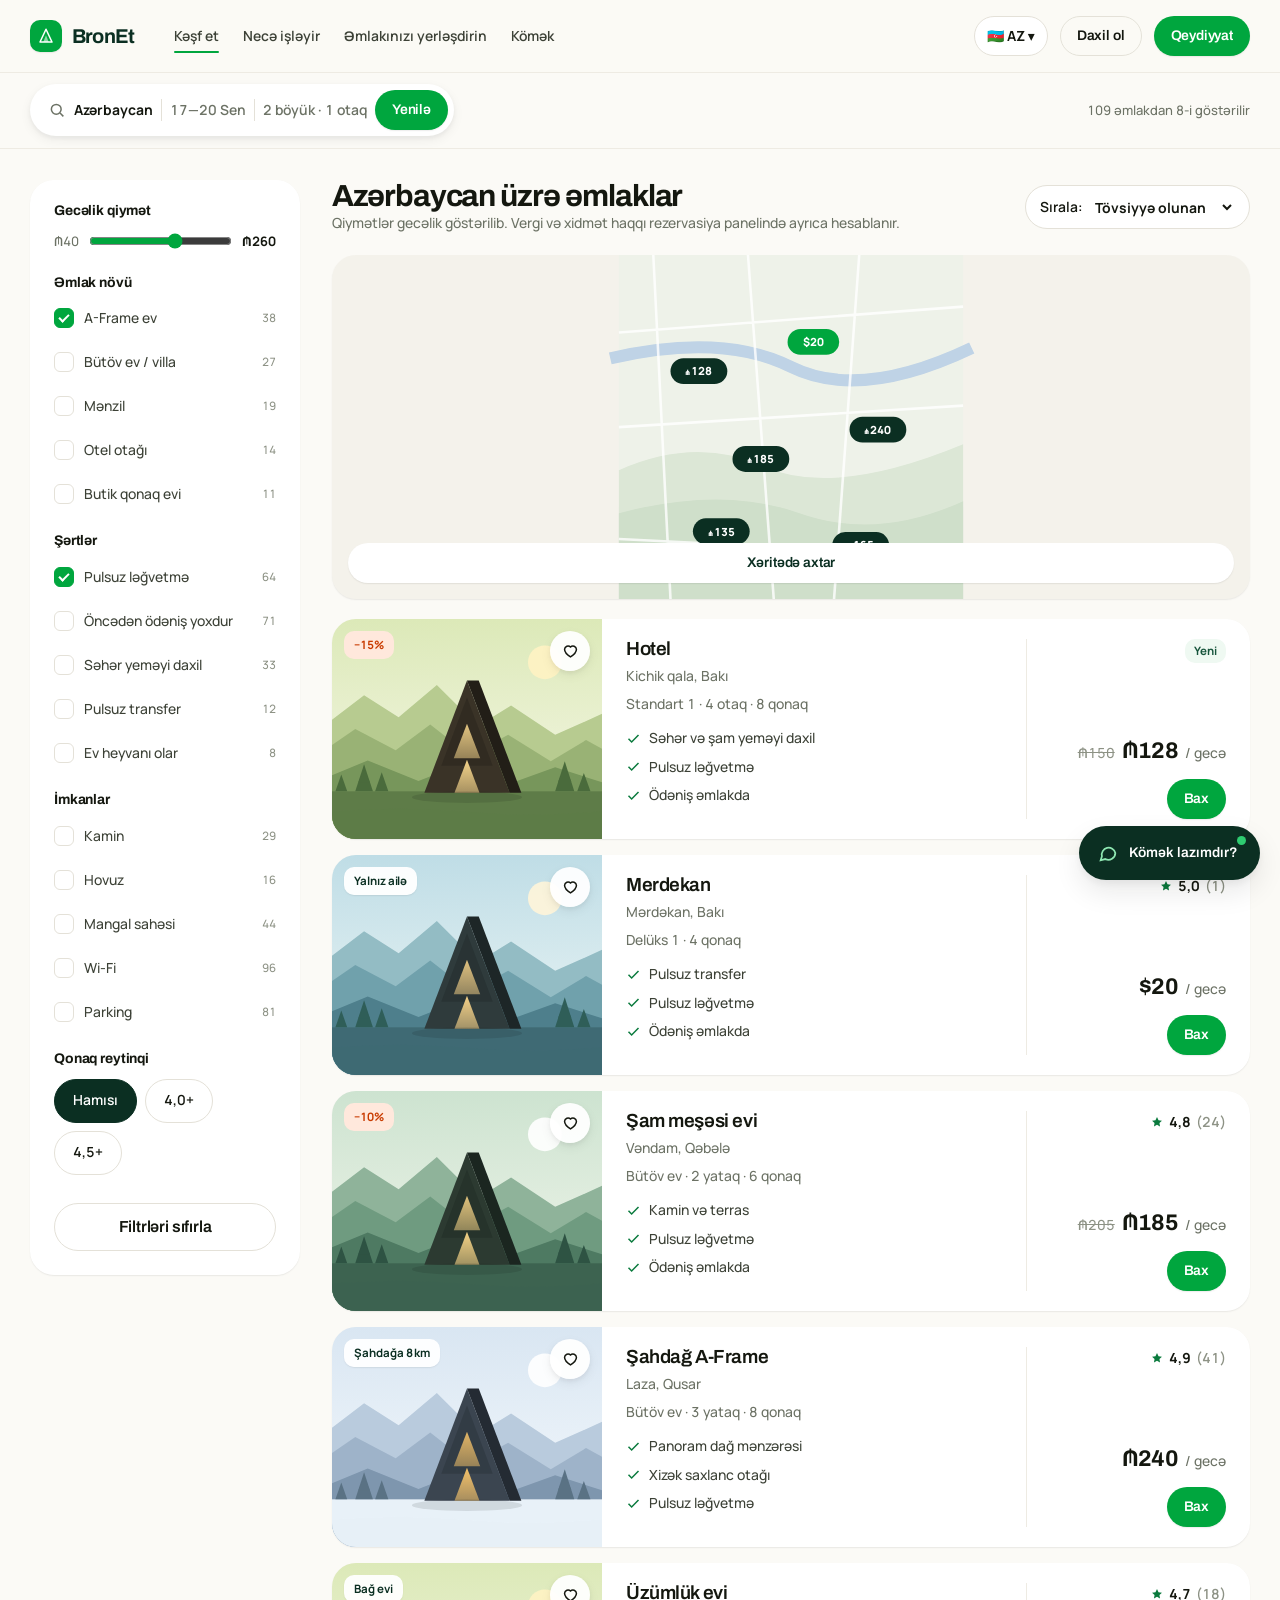
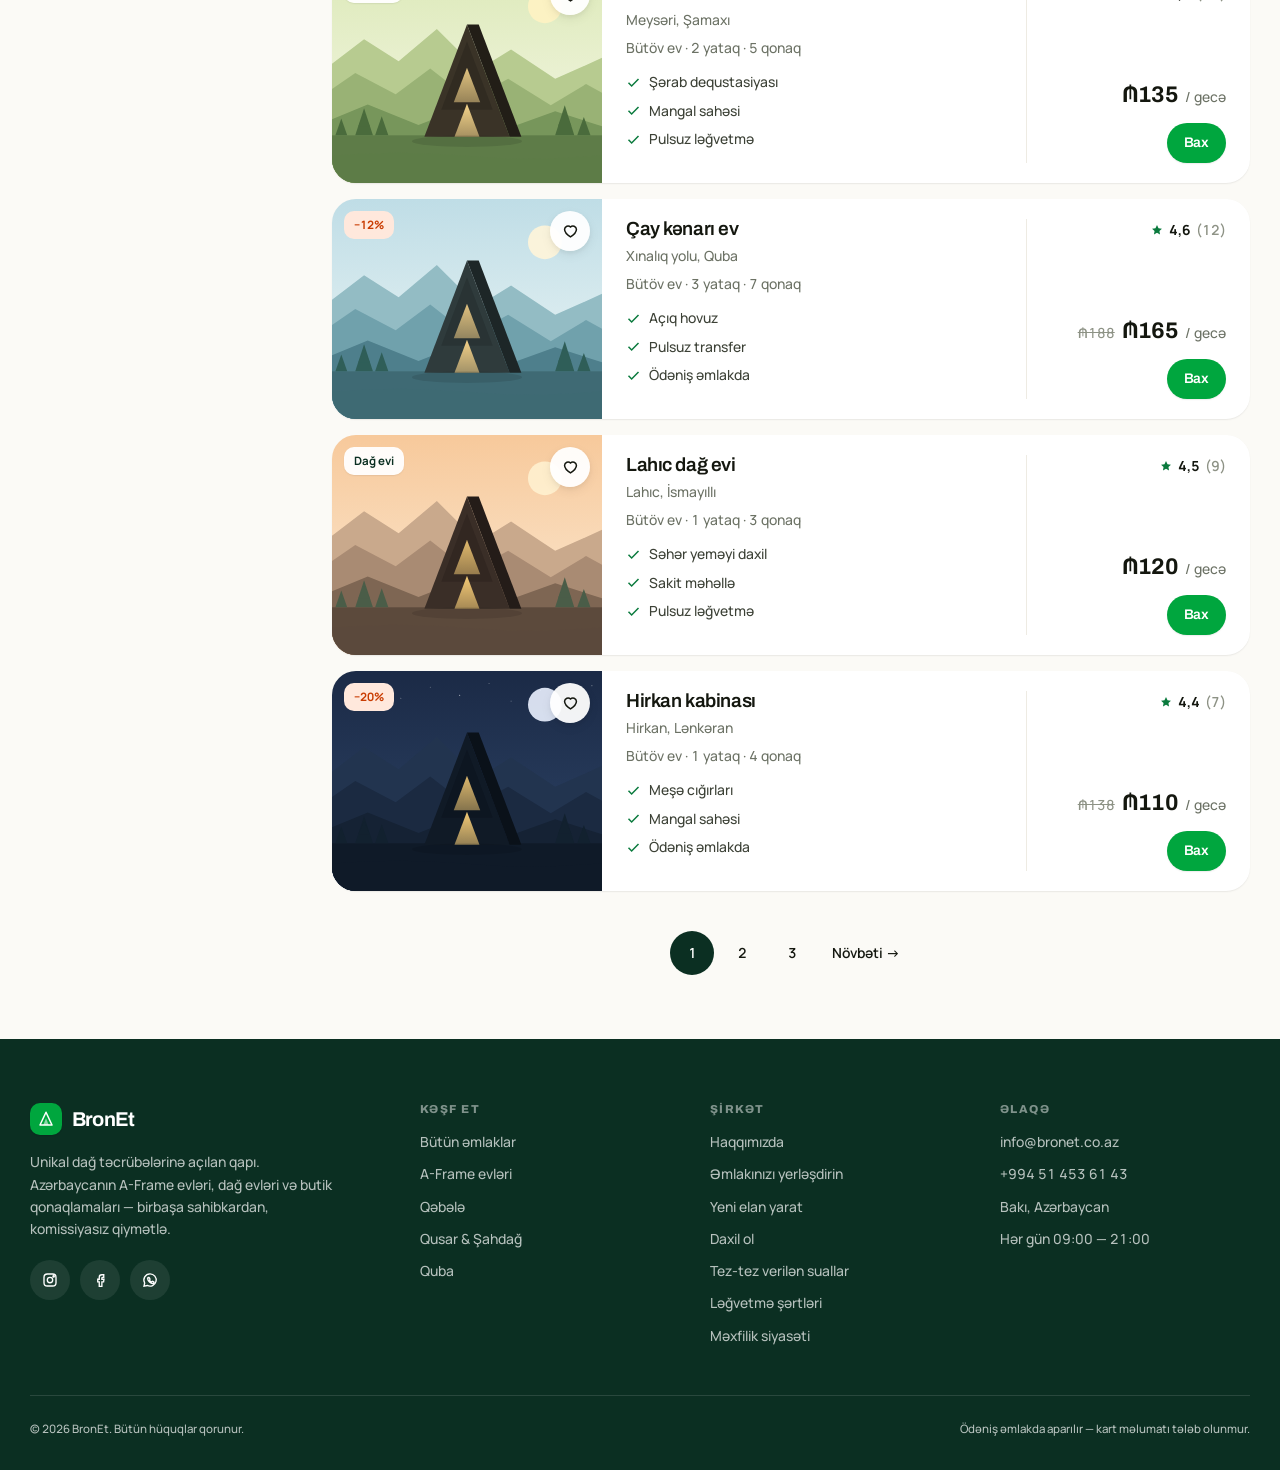
<file: search.html>
<!DOCTYPE html>
<html lang="az">
<head>
<meta charset="utf-8">
<meta name="viewport" content="width=device-width, initial-scale=1">
<title>Axtarış nəticələri — BronEt</title>
<meta name="description" content="Azərbaycan üzrə A-Frame evləri və dağ evləri. Filtrlə, müqayisə et, kart məlumatı olmadan bron et.">
<meta name="theme-color" content="#0B2F22">
<link rel="preconnect" href="https://fonts.googleapis.com">
<link rel="preconnect" href="https://fonts.gstatic.com" crossorigin>
<link href="https://fonts.googleapis.com/css2?family=Archivo:wght@400;500;600;700&family=Manrope:wght@400;500;600;700;800&display=swap" rel="stylesheet">
<link rel="stylesheet" href="assets/css/style.css">
<link rel="icon" href="data:image/svg+xml,%3Csvg xmlns='http://www.w3.org/2000/svg' viewBox='0 0 24 24'%3E%3Crect width='24' height='24' rx='6' fill='%2300A63E'/%3E%3Cpath d='M12 4 20 20H4Z' fill='%23fff'/%3E%3C/svg%3E">

</head>
<body>
<a class="skip" href="#main">Əsas məzmuna keç</a>
<svg width="0" height="0" style="position:absolute" aria-hidden="true" focusable="false"><defs>
<symbol id="i-pin" viewBox="0 0 24 24"><path d="M12 21s7-5.6 7-11a7 7 0 1 0-14 0c0 5.4 7 11 7 11Z"/><circle cx="12" cy="10" r="2.6"/></symbol>
<symbol id="i-check" viewBox="0 0 24 24"><path d="m4 12.5 5 5L20 6.5"/></symbol>
<symbol id="i-x" viewBox="0 0 24 24"><path d="M6 6l12 12M18 6 6 18"/></symbol>
<symbol id="i-arrow" viewBox="0 0 24 24"><path d="M4 12h15m0 0-6-6m6 6-6 6"/></symbol>
<symbol id="i-heart" viewBox="0 0 24 24"><path d="M12 20s-7.5-4.6-7.5-9.6A4.4 4.4 0 0 1 12 7.6a4.4 4.4 0 0 1 7.5 2.8C19.5 15.4 12 20 12 20Z"/></symbol>
<symbol id="i-shield" viewBox="0 0 24 24"><path d="M12 3l7 3v6c0 4.4-3 7.7-7 9-4-1.3-7-4.6-7-9V6l7-3Z"/><path d="m9 12 2 2 4-4"/></symbol>
<symbol id="i-wallet" viewBox="0 0 24 24"><path d="M3 8a2 2 0 0 1 2-2h12a2 2 0 0 1 2 2v9a2 2 0 0 1-2 2H5a2 2 0 0 1-2-2V8Z"/><path d="M16 12h4v4h-4a2 2 0 0 1 0-4Z"/></symbol>
<symbol id="i-card" viewBox="0 0 24 24"><rect x="3" y="5" width="18" height="14" rx="2.5"/><path d="M3 10h18"/></symbol>
<symbol id="i-chat" viewBox="0 0 24 24"><path d="M20 12a7.5 7.5 0 0 1-11 6.6L4 20l1.4-4.4A7.5 7.5 0 1 1 20 12Z"/></symbol>
<symbol id="i-users" viewBox="0 0 24 24"><circle cx="9" cy="9" r="3.2"/><path d="M3.5 19a5.5 5.5 0 0 1 11 0"/><path d="M16 6.5a3 3 0 0 1 0 5.6M17 19a5.4 5.4 0 0 0-1.6-3.8"/></symbol>
<symbol id="i-bed" viewBox="0 0 24 24"><path d="M3 18v-8m0 4h18v4M3 12V7m18 7V11a2 2 0 0 0-2-2h-6v5"/><circle cx="7.5" cy="10.5" r="1.8"/></symbol>
<symbol id="i-door" viewBox="0 0 24 24"><path d="M6 21V4a1 1 0 0 1 1-1h10a1 1 0 0 1 1 1v17"/><path d="M4 21h16"/><circle cx="14.5" cy="12.5" r=".9"/></symbol>
<symbol id="i-ruler" viewBox="0 0 24 24"><rect x="3" y="8" width="18" height="8" rx="2"/><path d="M7.5 8v3M12 8v4M16.5 8v3"/></symbol>
<symbol id="i-wifi" viewBox="0 0 24 24"><path d="M4 9a13 13 0 0 1 16 0M7 12.5a8.5 8.5 0 0 1 10 0M10 16a4 4 0 0 1 4 0"/><circle cx="12" cy="19" r=".8" fill="currentColor"/></symbol>
<symbol id="i-fire" viewBox="0 0 24 24"><path d="M12 3s5 4.2 5 8.6A5 5 0 0 1 7 12c0-1.7.8-3 .8-3S9 11 10.5 11c0-3 1.5-5.4 1.5-8Z"/></symbol>
<symbol id="i-car" viewBox="0 0 24 24"><path d="M4 16v-3l1.7-4.3A2 2 0 0 1 7.6 7h8.8a2 2 0 0 1 1.9 1.7L20 13v3"/><path d="M4 16h16v2.5H4z"/><circle cx="7.5" cy="16" r="1.4"/><circle cx="16.5" cy="16" r="1.4"/></symbol>
<symbol id="i-mountain" viewBox="0 0 24 24"><path d="M3 19h18L14 6l-3.4 6.2L8.4 9 3 19Z"/></symbol>
<symbol id="i-home" viewBox="0 0 24 24"><path d="M4 11 12 4l8 7"/><path d="M6 10v9h12v-9"/></symbol>
<symbol id="i-pool" viewBox="0 0 24 24"><path d="M3 17c1.6 0 1.6 1.4 3.2 1.4S7.8 17 9.4 17 11 18.4 12.6 18.4 14.2 17 15.8 17s1.6 1.4 3.2 1.4"/><path d="M8 15V6.5a2 2 0 0 1 4 0V15M16 15V6.5"/></symbol>
<symbol id="i-star" viewBox="0 0 24 24"><path d="m12 4 2.4 4.9 5.4.8-3.9 3.8.9 5.4-4.8-2.5-4.8 2.5.9-5.4L4.2 9.7l5.4-.8L12 4Z"/></symbol>
<symbol id="i-star-f" viewBox="0 0 24 24"><path d="m12 3.5 2.6 5.3 5.9.9-4.3 4.1 1 5.8-5.2-2.8-5.2 2.8 1-5.8L3.5 9.7l5.9-.9L12 3.5Z"/></symbol>
<symbol id="i-bolt" viewBox="0 0 24 24"><path d="M13 3 5.5 13.5H11l-.8 7.5L18.5 10H13l0-7Z"/></symbol>
<symbol id="i-sun" viewBox="0 0 24 24"><circle cx="12" cy="12" r="4.2"/><path d="M12 3v2.2M12 18.8V21M3 12h2.2M18.8 12H21M5.6 5.6l1.6 1.6M16.8 16.8l1.6 1.6M18.4 5.6l-1.6 1.6M7.2 16.8l-1.6 1.6"/></symbol>
<symbol id="i-clock" viewBox="0 0 24 24"><circle cx="12" cy="12" r="8.5"/><path d="M12 7.5V12l3 2"/></symbol>
<symbol id="i-info" viewBox="0 0 24 24"><circle cx="12" cy="12" r="8.5"/><path d="M12 11v5"/><circle cx="12" cy="8.2" r=".9" fill="currentColor"/></symbol>
<symbol id="i-key" viewBox="0 0 24 24"><circle cx="8" cy="12" r="3.5"/><path d="M11.5 12H20m-3 0v3m-2.5-3v2"/></symbol>
<symbol id="i-cal" viewBox="0 0 24 24"><rect x="3.5" y="5" width="17" height="15" rx="2.5"/><path d="M3.5 10h17M8 3.5V6m8-2.5V6"/></symbol>
<symbol id="i-search" viewBox="0 0 24 24"><circle cx="11" cy="11" r="6.5"/><path d="m16 16 4.5 4.5"/></symbol>
<symbol id="i-ig" viewBox="0 0 24 24"><rect x="4" y="4" width="16" height="16" rx="4.5"/><circle cx="12" cy="12" r="3.6"/><circle cx="16.8" cy="7.2" r=".9" fill="currentColor"/></symbol>
<symbol id="i-fb" viewBox="0 0 24 24"><path d="M14.5 8.5H17V5h-2.6c-2.2 0-3.4 1.4-3.4 3.5V11H9v3.5h2v6h3.5v-6h2.3l.5-3.5h-2.8V9.4c0-.6.2-.9 1-.9Z"/></symbol>
<symbol id="i-wa" viewBox="0 0 24 24"><path d="M12 3.8A8.2 8.2 0 0 0 4.9 16L4 20.2l4.3-.9A8.2 8.2 0 1 0 12 3.8Z"/><path d="M9 9.2c.3-.7.6-.7.9-.7h.6c.2 0 .5 0 .7.6l.7 1.7c.1.3 0 .5-.1.7l-.4.5c-.1.2-.2.3 0 .6.5.9 1.4 1.6 2.3 2 .3.2.5.1.7-.1l.5-.6c.2-.2.4-.2.6-.1l1.6.8c.3.1.4.4.3.7-.2.8-1 1.5-1.9 1.5-2.6 0-6.5-3.4-6.5-6 0-.6.2-1.1.5-1.6Z"/></symbol>
<symbol id="i-send" viewBox="0 0 24 24"><path d="M4.5 12 20 4.5 15.5 20l-3.4-6.1L4.5 12Z"/></symbol>
<symbol id="i-eye" viewBox="0 0 24 24"><path d="M2.5 12S6 5.8 12 5.8 21.5 12 21.5 12 18 18.2 12 18.2 2.5 12 2.5 12Z"/><circle cx="12" cy="12" r="3"/></symbol>
<symbol id="i-lock" viewBox="0 0 24 24"><rect x="4.5" y="10" width="15" height="10.5" rx="2.5"/><path d="M8 10V7.5a4 4 0 0 1 8 0V10"/></symbol>
<symbol id="i-mail" viewBox="0 0 24 24"><rect x="3" y="5.5" width="18" height="13" rx="2.5"/><path d="m3.8 7 8.2 6 8.2-6"/></symbol>
<symbol id="i-user" viewBox="0 0 24 24"><circle cx="12" cy="8.5" r="3.6"/><path d="M4.8 20a7.2 7.2 0 0 1 14.4 0"/></symbol>
<symbol id="i-phone" viewBox="0 0 24 24"><path d="M7 3.5h3l1.5 4-2 1.4a12 12 0 0 0 5.6 5.6l1.4-2 4 1.5v3a2 2 0 0 1-2.2 2A16.5 16.5 0 0 1 5.5 5.7 2 2 0 0 1 7 3.5Z"/></symbol>
<symbol id="i-upload" viewBox="0 0 24 24"><path d="M12 16V4m0 0L7.5 8.5M12 4l4.5 4.5"/><path d="M4 15v3.5A2.5 2.5 0 0 0 6.5 21h11a2.5 2.5 0 0 0 2.5-2.5V15"/></symbol>
<symbol id="i-check-circle" viewBox="0 0 24 24"><circle cx="12" cy="12" r="9"/><path d="m8 12.4 2.6 2.6L16 9.6"/></symbol>
<symbol id="i-bot" viewBox="0 0 24 24"><rect x="4" y="7.5" width="16" height="12" rx="4"/><path d="M12 7.5V4M9.5 13.5v1.5M14.5 13.5v1.5"/><circle cx="12" cy="3.4" r="1.2"/></symbol>
</defs></svg><header class="hdr" data-static="true">
  <div class="hdr__in">
    <a class="logo" href="index.html" aria-label="BronEt — ana səhifə">
  <span class="logo__mark"><svg viewBox="0 0 24 24" fill="none" stroke="#fff" stroke-width="2" stroke-linecap="round" stroke-linejoin="round"><path d="M12 3 20 20H4L12 3Z"/><path d="M12 11 15.6 20H8.4L12 11Z" fill="#fff" stroke="none" opacity=".55"/></svg></span>
  BronEt</a>
    <nav class="nav" aria-label="Əsas naviqasiya">
      <a href="search.html" aria-current="page">Kəşf et</a>
      <a href="index.html#nasil">Necə işləyir</a>
      <a href="host.html">Əmlakınızı yerləşdirin</a>
      <a href="index.html#faq">Kömək</a>
    </nav>
    <div class="hdr__right">
      <button class="langsel desk" type="button" aria-label="Dil seçimi">🇦🇿 AZ ▾</button>
      <a class="btn btn--ghost btn--sm desk" href="login.html">Daxil ol</a>
      <a class="btn btn--sm desk" href="register.html">Qeydiyyat</a>
      <button class="burger" type="button" aria-label="Menyu" aria-expanded="false"><span></span><span></span><span></span></button>
    </div>
  </div>
</header>
<div class="mobmenu" data-open="false">
  <div class="wrap">
    <a href="search.html">Kəşf et</a>
    <a href="index.html#nasil">Necə işləyir</a>
    <a href="host.html">Əmlakınızı yerləşdirin</a>
    <a href="index.html#faq">Tez-tez verilən suallar</a>
    <div style="display:flex;gap:12px;margin-top:16px">
      <a class="btn btn--ghost btn--block" href="login.html">Daxil ol</a>
      <a class="btn btn--block" href="register.html">Qeydiyyat</a>
    </div>
  </div>
</div>
<div class="subbar">
  <div class="wrap subbar__in">
    <form class="minisearch" action="search.html">
      <svg aria-hidden="true"><use href="#i-search"/></svg>
      <span>Azərbaycan</span><i></i>
      <em>17—20 Sen</em><i></i>
      <em>2 böyük · 1 otaq</em>
      <button class="btn btn--sm" type="submit">Yenilə</button>
    </form>
    <button class="btn btn--ghost btn--sm filter-toggle" type="button" data-filter-toggle aria-expanded="false">Filtrlər (2)</button>
    <span class="muted" style="font-size:13px;margin-inline-start:auto">109 əmlakdan 8-i göstərilir</span>
  </div>
</div>

<main id="main">
<div class="wrap">
  <div class="results">
    <aside class="filters" aria-label="Filtrlər">
  <div class="fgroup">
    <h4>Gecəlik qiymət</h4>
    <div class="range"><span class="muted" style="font-size:13px">₼40</span><input type="range" min="40" max="400" value="260" aria-label="Maksimum qiymət"><span style="font-size:13px;font-weight:700">₼260</span></div>
  </div>
  <div class="fgroup"><h4>Əmlak növü</h4><label class="check"><input type="checkbox" checked><span>A-Frame ev</span><span>38</span></label><label class="check"><input type="checkbox"><span>Bütöv ev / villa</span><span>27</span></label><label class="check"><input type="checkbox"><span>Mənzil</span><span>19</span></label><label class="check"><input type="checkbox"><span>Otel otağı</span><span>14</span></label><label class="check"><input type="checkbox"><span>Butik qonaq evi</span><span>11</span></label></div>
  <div class="fgroup"><h4>Şərtlər</h4><label class="check"><input type="checkbox" checked><span>Pulsuz ləğvetmə</span><span>64</span></label><label class="check"><input type="checkbox"><span>Öncədən ödəniş yoxdur</span><span>71</span></label><label class="check"><input type="checkbox"><span>Səhər yeməyi daxil</span><span>33</span></label><label class="check"><input type="checkbox"><span>Pulsuz transfer</span><span>12</span></label><label class="check"><input type="checkbox"><span>Ev heyvanı olar</span><span>8</span></label></div>
  <div class="fgroup"><h4>İmkanlar</h4><label class="check"><input type="checkbox"><span>Kamin</span><span>29</span></label><label class="check"><input type="checkbox"><span>Hovuz</span><span>16</span></label><label class="check"><input type="checkbox"><span>Mangal sahəsi</span><span>44</span></label><label class="check"><input type="checkbox"><span>Wi-Fi</span><span>96</span></label><label class="check"><input type="checkbox"><span>Parking</span><span>81</span></label></div>
  <div class="fgroup"><h4>Qonaq reytinqi</h4>
    <div class="chips" data-chips style="flex-wrap:wrap">
      <button class="chip" type="button" aria-pressed="true">Hamısı</button>
      <button class="chip" type="button" aria-pressed="false">4,0+</button>
      <button class="chip" type="button" aria-pressed="false">4,5+</button>
    </div>
  </div>
  <button class="btn btn--ghost btn--block" type="button">Filtrləri sıfırla</button>
</aside>
    <div>
      <div class="results__head">
        <div>
          <h1 style="font-size:var(--step-3)">Azərbaycan üzrə əmlaklar</h1>
          <p class="muted" style="font-size:var(--step--1)">Qiymətlər gecəlik göstərilib. Vergi və xidmət haqqı rezervasiya panelində ayrıca hesablanır.</p>
        </div>
        <label class="sort">Sırala:
          <select aria-label="Sıralama">
            <option>Tövsiyyə olunan</option>
            <option>Əvvəlcə ucuz</option>
            <option>Əvvəlcə baha</option>
            <option>Ən yüksək reytinq</option>
            <option>Yeni elanlar</option>
          </select>
        </label>
      </div>
      <div class="mapcard" data-reveal>
  <svg viewBox="0 0 400 400" role="img" aria-label="Nəticələrin xəritədə yerləşməsi">
    <rect width="400" height="400" fill="#EEF2E9"/>
    <path d="M0 250 Q90 210 170 246 T400 220 L400 400 L0 400Z" fill="#DCE7D6"/>
    <path d="M0 300 Q120 268 210 300 T400 286 L400 400 L0 400Z" fill="#CFDFCA"/>
    <path d="M-10 120 Q120 90 200 130 T410 108" stroke="#BFD3E6" stroke-width="14" fill="none"/>
    <path d="M40 0 L60 400M150 0 L180 400M280 -10 L250 400M0 90 L400 60M0 200 L400 175M0 330 L400 350" stroke="#fff" stroke-width="3" opacity=".8"/>
    <g font-family="Manrope, sans-serif" font-size="13" font-weight="800">
      <g><rect x="60" y="120" width="66" height="30" rx="15" fill="#0B2F22"/><text x="93" y="140" fill="#fff" text-anchor="middle">₼128</text></g>
      <g><rect x="196" y="86" width="60" height="30" rx="15" fill="#00A63E"/><text x="226" y="106" fill="#fff" text-anchor="middle">$20</text></g>
      <g><rect x="132" y="222" width="66" height="30" rx="15" fill="#0B2F22"/><text x="165" y="242" fill="#fff" text-anchor="middle">₼185</text></g>
      <g><rect x="268" y="188" width="66" height="30" rx="15" fill="#0B2F22"/><text x="301" y="208" fill="#fff" text-anchor="middle">₼240</text></g>
      <g><rect x="86" y="306" width="66" height="30" rx="15" fill="#0B2F22"/><text x="119" y="326" fill="#fff" text-anchor="middle">₼135</text></g>
      <g><rect x="248" y="322" width="66" height="30" rx="15" fill="#0B2F22"/><text x="281" y="342" fill="#fff" text-anchor="middle">₼165</text></g>
    </g>
  </svg>
  <div class="mapcard__cta"><button class="btn btn--light btn--block btn--sm" type="button">Xəritədə axtar</button></div>
</div>
      <div class="list"><article class="rowcard" data-reveal>
      <div class="rowcard__media"><img src="https://bronet.co.az/_next/image?url=https%3A%2F%2Fsystem.bronet.co.az%2Fstorage%2F7%2F_Z7A9257.jpg&w=1080&q=75" alt="Kichik qala, Bakı — Standart otaq" loading="lazy" decoding="async" onerror="this.onerror=null;this.src='assets/img/scene-meadow.svg'">
        <span class="tag tag--deal card__badge">−15%</span>
        <button class="iconbtn card__fav" type="button" data-fav aria-pressed="false" aria-label="Bəyəndiklərimə əlavə et"><svg aria-hidden="true"><use href="#i-heart"/></svg></button>
      </div>
      <div class="rowcard__body">
        <div class="rowcard__main">
          <div class="card__row"><h3 class="card__title">Hotel</h3></div>
          <p class="card__loc">Kichik qala, Bakı</p>
          <p class="card__meta">Standart 1 · 4 otaq · 8 qonaq</p>
          <div class="rowcard__perks"><span><svg aria-hidden="true"><use href="#i-check"/></svg>Səhər və şam yeməyi daxil</span><span><svg aria-hidden="true"><use href="#i-check"/></svg>Pulsuz ləğvetmə</span><span><svg aria-hidden="true"><use href="#i-check"/></svg>Ödəniş əmlakda</span></div>
        </div>
        <div class="rowcard__side">
          <span class="score score--new">Yeni</span>
          <div style="display:grid;gap:10px;justify-items:end">
            <p class="card__price"><s>₼150</s><b>₼128</b><i>/ gecə</i></p>
            <a class="btn btn--sm" href="property.html">Bax</a>
          </div>
        </div>
      </div>
    </article><article class="rowcard" data-reveal>
      <div class="rowcard__media"><img src="https://bronet.co.az/_next/image?url=https%3A%2F%2Fsystem.bronet.co.az%2Fstorage%2F5%2F1-otaqdan-2-y-duzlmumumi-sahsi-50kvm-mnzil-bayilin-id-68774427-861304322.jpeg&w=1080&q=75" alt="Mərdəkan — Delüks otaq" loading="lazy" decoding="async" onerror="this.onerror=null;this.src='assets/img/scene-lake.svg'">
        <span class="tag tag--glass card__badge">Yalnız ailə</span>
        <button class="iconbtn card__fav" type="button" data-fav aria-pressed="false" aria-label="Bəyəndiklərimə əlavə et"><svg aria-hidden="true"><use href="#i-heart"/></svg></button>
      </div>
      <div class="rowcard__body">
        <div class="rowcard__main">
          <div class="card__row"><h3 class="card__title">Merdekan</h3></div>
          <p class="card__loc">Mərdəkan, Bakı</p>
          <p class="card__meta">Delüks 1 · 4 qonaq</p>
          <div class="rowcard__perks"><span><svg aria-hidden="true"><use href="#i-check"/></svg>Pulsuz transfer</span><span><svg aria-hidden="true"><use href="#i-check"/></svg>Pulsuz ləğvetmə</span><span><svg aria-hidden="true"><use href="#i-check"/></svg>Ödəniş əmlakda</span></div>
        </div>
        <div class="rowcard__side">
          <span class="score"><svg aria-hidden="true"><use href="#i-star-f"/></svg>5,0 <em>(1)</em></span>
          <div style="display:grid;gap:10px;justify-items:end">
            <p class="card__price"><b>$20</b><i>/ gecə</i></p>
            <a class="btn btn--sm" href="property.html">Bax</a>
          </div>
        </div>
      </div>
    </article><article class="rowcard" data-reveal>
      <div class="rowcard__media"><img src="assets/img/scene-forest.svg" alt="Qəbələ — şam meşəsində A-Frame ev" loading="lazy" decoding="async">
        <span class="tag tag--deal card__badge">−10%</span>
        <button class="iconbtn card__fav" type="button" data-fav aria-pressed="false" aria-label="Bəyəndiklərimə əlavə et"><svg aria-hidden="true"><use href="#i-heart"/></svg></button>
      </div>
      <div class="rowcard__body">
        <div class="rowcard__main">
          <div class="card__row"><h3 class="card__title">Şam meşəsi evi</h3></div>
          <p class="card__loc">Vəndam, Qəbələ</p>
          <p class="card__meta">Bütöv ev · 2 yataq · 6 qonaq</p>
          <div class="rowcard__perks"><span><svg aria-hidden="true"><use href="#i-check"/></svg>Kamin və terras</span><span><svg aria-hidden="true"><use href="#i-check"/></svg>Pulsuz ləğvetmə</span><span><svg aria-hidden="true"><use href="#i-check"/></svg>Ödəniş əmlakda</span></div>
        </div>
        <div class="rowcard__side">
          <span class="score"><svg aria-hidden="true"><use href="#i-star-f"/></svg>4,8 <em>(24)</em></span>
          <div style="display:grid;gap:10px;justify-items:end">
            <p class="card__price"><s>₼205</s><b>₼185</b><i>/ gecə</i></p>
            <a class="btn btn--sm" href="property.html">Bax</a>
          </div>
        </div>
      </div>
    </article><article class="rowcard" data-reveal>
      <div class="rowcard__media"><img src="assets/img/scene-snow.svg" alt="Qusar — Şahdağ yaxınlığında A-Frame ev" loading="lazy" decoding="async">
        <span class="tag tag--glass card__badge">Şahdağa 8 km</span>
        <button class="iconbtn card__fav" type="button" data-fav aria-pressed="false" aria-label="Bəyəndiklərimə əlavə et"><svg aria-hidden="true"><use href="#i-heart"/></svg></button>
      </div>
      <div class="rowcard__body">
        <div class="rowcard__main">
          <div class="card__row"><h3 class="card__title">Şahdağ A-Frame</h3></div>
          <p class="card__loc">Laza, Qusar</p>
          <p class="card__meta">Bütöv ev · 3 yataq · 8 qonaq</p>
          <div class="rowcard__perks"><span><svg aria-hidden="true"><use href="#i-check"/></svg>Panoram dağ mənzərəsi</span><span><svg aria-hidden="true"><use href="#i-check"/></svg>Xizək saxlanc otağı</span><span><svg aria-hidden="true"><use href="#i-check"/></svg>Pulsuz ləğvetmə</span></div>
        </div>
        <div class="rowcard__side">
          <span class="score"><svg aria-hidden="true"><use href="#i-star-f"/></svg>4,9 <em>(41)</em></span>
          <div style="display:grid;gap:10px;justify-items:end">
            <p class="card__price"><b>₼240</b><i>/ gecə</i></p>
            <a class="btn btn--sm" href="property.html">Bax</a>
          </div>
        </div>
      </div>
    </article><article class="rowcard" data-reveal>
      <div class="rowcard__media"><img src="assets/img/scene-meadow.svg" alt="Şamaxı — üzümlük içində ev" loading="lazy" decoding="async">
        <span class="tag tag--glass card__badge">Bağ evi</span>
        <button class="iconbtn card__fav" type="button" data-fav aria-pressed="false" aria-label="Bəyəndiklərimə əlavə et"><svg aria-hidden="true"><use href="#i-heart"/></svg></button>
      </div>
      <div class="rowcard__body">
        <div class="rowcard__main">
          <div class="card__row"><h3 class="card__title">Üzümlük evi</h3></div>
          <p class="card__loc">Meysəri, Şamaxı</p>
          <p class="card__meta">Bütöv ev · 2 yataq · 5 qonaq</p>
          <div class="rowcard__perks"><span><svg aria-hidden="true"><use href="#i-check"/></svg>Şərab dequstasiyası</span><span><svg aria-hidden="true"><use href="#i-check"/></svg>Mangal sahəsi</span><span><svg aria-hidden="true"><use href="#i-check"/></svg>Pulsuz ləğvetmə</span></div>
        </div>
        <div class="rowcard__side">
          <span class="score"><svg aria-hidden="true"><use href="#i-star-f"/></svg>4,7 <em>(18)</em></span>
          <div style="display:grid;gap:10px;justify-items:end">
            <p class="card__price"><b>₼135</b><i>/ gecə</i></p>
            <a class="btn btn--sm" href="property.html">Bax</a>
          </div>
        </div>
      </div>
    </article><article class="rowcard" data-reveal>
      <div class="rowcard__media"><img src="assets/img/scene-lake.svg" alt="Quba — çay kənarında ev" loading="lazy" decoding="async">
        <span class="tag tag--deal card__badge">−12%</span>
        <button class="iconbtn card__fav" type="button" data-fav aria-pressed="false" aria-label="Bəyəndiklərimə əlavə et"><svg aria-hidden="true"><use href="#i-heart"/></svg></button>
      </div>
      <div class="rowcard__body">
        <div class="rowcard__main">
          <div class="card__row"><h3 class="card__title">Çay kənarı ev</h3></div>
          <p class="card__loc">Xınalıq yolu, Quba</p>
          <p class="card__meta">Bütöv ev · 3 yataq · 7 qonaq</p>
          <div class="rowcard__perks"><span><svg aria-hidden="true"><use href="#i-check"/></svg>Açıq hovuz</span><span><svg aria-hidden="true"><use href="#i-check"/></svg>Pulsuz transfer</span><span><svg aria-hidden="true"><use href="#i-check"/></svg>Ödəniş əmlakda</span></div>
        </div>
        <div class="rowcard__side">
          <span class="score"><svg aria-hidden="true"><use href="#i-star-f"/></svg>4,6 <em>(12)</em></span>
          <div style="display:grid;gap:10px;justify-items:end">
            <p class="card__price"><s>₼188</s><b>₼165</b><i>/ gecə</i></p>
            <a class="btn btn--sm" href="property.html">Bax</a>
          </div>
        </div>
      </div>
    </article><article class="rowcard" data-reveal>
      <div class="rowcard__media"><img src="assets/img/scene-dawn.svg" alt="İsmayıllı — Lahıc yolunda dağ evi" loading="lazy" decoding="async">
        <span class="tag tag--glass card__badge">Dağ evi</span>
        <button class="iconbtn card__fav" type="button" data-fav aria-pressed="false" aria-label="Bəyəndiklərimə əlavə et"><svg aria-hidden="true"><use href="#i-heart"/></svg></button>
      </div>
      <div class="rowcard__body">
        <div class="rowcard__main">
          <div class="card__row"><h3 class="card__title">Lahıc dağ evi</h3></div>
          <p class="card__loc">Lahıc, İsmayıllı</p>
          <p class="card__meta">Bütöv ev · 1 yataq · 3 qonaq</p>
          <div class="rowcard__perks"><span><svg aria-hidden="true"><use href="#i-check"/></svg>Səhər yeməyi daxil</span><span><svg aria-hidden="true"><use href="#i-check"/></svg>Sakit məhəllə</span><span><svg aria-hidden="true"><use href="#i-check"/></svg>Pulsuz ləğvetmə</span></div>
        </div>
        <div class="rowcard__side">
          <span class="score"><svg aria-hidden="true"><use href="#i-star-f"/></svg>4,5 <em>(9)</em></span>
          <div style="display:grid;gap:10px;justify-items:end">
            <p class="card__price"><b>₼120</b><i>/ gecə</i></p>
            <a class="btn btn--sm" href="property.html">Bax</a>
          </div>
        </div>
      </div>
    </article><article class="rowcard" data-reveal>
      <div class="rowcard__media"><img src="assets/img/scene-night.svg" alt="Lənkəran — meşə kabinası" loading="lazy" decoding="async">
        <span class="tag tag--deal card__badge">−20%</span>
        <button class="iconbtn card__fav" type="button" data-fav aria-pressed="false" aria-label="Bəyəndiklərimə əlavə et"><svg aria-hidden="true"><use href="#i-heart"/></svg></button>
      </div>
      <div class="rowcard__body">
        <div class="rowcard__main">
          <div class="card__row"><h3 class="card__title">Hirkan kabinası</h3></div>
          <p class="card__loc">Hirkan, Lənkəran</p>
          <p class="card__meta">Bütöv ev · 1 yataq · 4 qonaq</p>
          <div class="rowcard__perks"><span><svg aria-hidden="true"><use href="#i-check"/></svg>Meşə cığırları</span><span><svg aria-hidden="true"><use href="#i-check"/></svg>Mangal sahəsi</span><span><svg aria-hidden="true"><use href="#i-check"/></svg>Ödəniş əmlakda</span></div>
        </div>
        <div class="rowcard__side">
          <span class="score"><svg aria-hidden="true"><use href="#i-star-f"/></svg>4,4 <em>(7)</em></span>
          <div style="display:grid;gap:10px;justify-items:end">
            <p class="card__price"><s>₼138</s><b>₼110</b><i>/ gecə</i></p>
            <a class="btn btn--sm" href="property.html">Bax</a>
          </div>
        </div>
      </div>
    </article></div>
      <nav class="pager" aria-label="Səhifələr">
        <a href="#" aria-current="page">1</a><a href="#">2</a><a href="#">3</a><a href="#">Növbəti →</a>
      </nav>
    </div>
  </div>
</div>
</main>
<footer class="ftr">
  <div class="wrap">
    <div class="ftr__grid">
      <div>
        <a class="logo" href="index.html" aria-label="BronEt — ana səhifə">
  <span class="logo__mark"><svg viewBox="0 0 24 24" fill="none" stroke="#fff" stroke-width="2" stroke-linecap="round" stroke-linejoin="round"><path d="M12 3 20 20H4L12 3Z"/><path d="M12 11 15.6 20H8.4L12 11Z" fill="#fff" stroke="none" opacity=".55"/></svg></span>
  BronEt</a>
        <p class="ftr__about">Unikal dağ təcrübələrinə açılan qapı. Azərbaycanın A-Frame evləri, dağ evləri və butik qonaqlamaları — birbaşa sahibkardan, komissiyasız qiymətlə.</p>
        <div class="social" style="margin-top:20px">
          <a href="#" aria-label="Instagram"><svg aria-hidden="true"><use href="#i-ig"/></svg></a>
          <a href="#" aria-label="Facebook"><svg aria-hidden="true"><use href="#i-fb"/></svg></a>
          <a href="https://wa.me/994514536143" aria-label="WhatsApp"><svg aria-hidden="true"><use href="#i-wa"/></svg></a>
        </div>
      </div>
      <div><h4>Kəşf et</h4><ul>
        <li><a href="search.html">Bütün əmlaklar</a></li>
        <li><a href="search.html">A-Frame evləri</a></li>
        <li><a href="search.html">Qəbələ</a></li>
        <li><a href="search.html">Qusar &amp; Şahdağ</a></li>
        <li><a href="search.html">Quba</a></li>
      </ul></div>
      <div><h4>Şirkət</h4><ul>
        <li><a href="#">Haqqımızda</a></li>
        <li><a href="host.html">Əmlakınızı yerləşdirin</a></li>
        <li><a href="list-property.html">Yeni elan yarat</a></li>
        <li><a href="login.html">Daxil ol</a></li>
        <li><a href="index.html#faq">Tez-tez verilən suallar</a></li>
        <li><a href="#">Ləğvetmə şərtləri</a></li>
        <li><a href="#">Məxfilik siyasəti</a></li>
      </ul></div>
      <div><h4>Əlaqə</h4><ul>
        <li><a href="mailto:info@bronet.co.az">info@bronet.co.az</a></li>
        <li><a href="tel:+994514536143">+994 51 453 61 43</a></li>
        <li><span>Bakı, Azərbaycan</span></li>
        <li><span>Hər gün 09:00 — 21:00</span></li>
      </ul></div>
    </div>
    <div class="ftr__bottom">
      <span>© 2026 BronEt. Bütün hüquqlar qorunur.</span>
      <span>Ödəniş əmlakda aparılır — kart məlumatı tələb olunmur.</span>
    </div>
  </div>
</footer>
<div class="chat" data-chat data-open="false">
  <section class="chat__panel" id="chatPanel" aria-label="BronEt köməkçisi">
    <header class="chat__head">
      <span class="chat__ava"><svg aria-hidden="true"><use href="#i-bot"/></svg></span>
      <div><b>BronEt köməkçisi</b><span>Adətən dərhal cavab verir</span></div>
      <button class="chat__close" type="button" data-chat-close aria-label="Söhbəti bağla"><svg aria-hidden="true"><use href="#i-x"/></svg></button>
    </header>
    <div class="chat__log" data-chat-log role="log" aria-live="polite"></div>
    <div class="chat__quick" data-chat-quick></div>
    <form class="chat__form" data-chat-form autocomplete="off">
      <input type="text" name="m" placeholder="Sualınızı yazın…" aria-label="Mesajınız">
      <button class="btn" type="submit" aria-label="Göndər"><svg aria-hidden="true"><use href="#i-send"/></svg></button>
    </form>
    <a class="chat__wa" href="https://wa.me/994514536143"><svg viewBox="0 0 24 24" aria-hidden="true"><path d="M12 2a10 10 0 0 0-8.6 15L2 22l5.2-1.4A10 10 0 1 0 12 2Zm5.3 14.1c-.2.6-1.3 1.2-1.8 1.2-.5 0-.5.4-3.2-.8-2.7-1.2-4.3-4-4.4-4.2-.1-.2-1-1.4-1-2.6s.6-1.8.9-2.1c.2-.2.5-.3.7-.3h.5c.2 0 .4 0 .6.5l.8 2c.1.2 0 .4-.1.6l-.4.5c-.1.2-.3.3-.1.6.2.4.9 1.5 2 2.4 1.3 1.2 2 1.4 2.3 1.5.2 0 .4 0 .6-.2l.7-.8c.2-.2.4-.2.6-.1l1.9.9c.2.1.4.2.4.4s0 .8-.1 1.5Z"/></svg> WhatsApp-da davam et</a>
  </section>
  <button class="chat__launcher" type="button" data-chat-toggle aria-expanded="false" aria-controls="chatPanel">
    <svg aria-hidden="true"><use href="#i-chat"/></svg><span>Kömək lazımdır?</span><i></i>
  </button>
</div><script src="assets/js/app.js"></script>
<script src="assets/js/chat.js"></script>
</body>
</html>
</file>
<file: assets/css/style.css>
/* ============================================================
   BronEt — Redizayn v2
   Tokenlər → Primitivlər → Komponentlər → Səhifələr → Motion
   Şrift: Archivo (başlıq) + Manrope (interfeys). Serif yoxdur.
   ============================================================ */

/* ---------- 1. TOKENLƏR ---------- */
:root{
  --brand-900:#0B2F22;
  --brand-800:#123F2E;
  --brand-700:#17553C;
  --brand-600:#0A7A3D;
  --brand-500:#00A63E;
  --brand-400:#2ECC71;
  --brand-300:#8FE7B2;
  --brand-100:#DCF3E4;
  --brand-050:#EFF9F2;

  --accent-600:#C93B00;
  --accent-500:#F54900;
  --accent-100:#FFE8DC;

  --ink-900:#14170F;
  --ink-700:#3C4136;
  --ink-500:#6C7265;
  --ink-400:#8D9285;
  --line:#E4E1D8;
  --line-soft:#EEEBE3;
  --paper:#FBFAF6;
  --surface:#FFFFFF;
  --surface-2:#F4F2EB;

  /* Tipoqrafiya — iki qrotesk, serif yoxdur.
     Hər ikisi yüklənir; birində olmayan hərf digərinə düşür. */
  --font-display:"Archivo","Manrope",system-ui,-apple-system,"Segoe UI",sans-serif;
  --font-ui:"Manrope","Archivo",system-ui,-apple-system,"Segoe UI",sans-serif;

  --step--2:clamp(.6875rem,.68rem + .05vw,.75rem);
  --step--1:clamp(.8125rem,.79rem + .1vw,.875rem);
  --step-0:clamp(.9375rem,.91rem + .14vw,1rem);
  --step-1:clamp(1.0625rem,1.02rem + .22vw,1.1875rem);
  --step-2:clamp(1.1875rem,1.11rem + .38vw,1.4375rem);
  --step-3:clamp(1.4375rem,1.28rem + .78vw,2rem);
  --step-4:clamp(1.875rem,1.5rem + 1.85vw,3rem);
  --step-5:clamp(2.375rem,1.75rem + 3.1vw,4.25rem);

  --s-1:4px; --s-2:8px; --s-3:12px; --s-4:16px; --s-5:20px;
  --s-6:24px; --s-8:32px; --s-10:40px; --s-12:48px; --s-16:64px;
  --s-20:80px; --s-24:96px;

  --r-xs:6px; --r-sm:10px; --r-md:14px; --r-lg:18px; --r-xl:24px; --r-pill:999px;

  --sh-1:0 1px 2px rgba(20,23,15,.05), 0 1px 1px rgba(20,23,15,.03);
  --sh-2:0 2px 4px rgba(20,23,15,.05), 0 4px 12px rgba(20,23,15,.06);
  --sh-3:0 4px 8px rgba(20,23,15,.05), 0 12px 28px rgba(20,23,15,.09);
  --sh-4:0 8px 16px rgba(20,23,15,.06), 0 28px 64px rgba(20,23,15,.16);

  --ease:cubic-bezier(.2,0,0,1);
  --ease-out:cubic-bezier(.16,1,.3,1);
  --dur-1:140ms; --dur-2:220ms; --dur-3:420ms;

  --wrap:1220px;
  --header-h:72px;
}

/* ---------- 2. RESET / BAZA ---------- */
*,*::before,*::after{box-sizing:border-box}
*{margin:0}
html{-webkit-text-size-adjust:100%;scroll-behavior:smooth;scroll-padding-top:calc(var(--header-h) + 16px)}
body{
  font-family:var(--font-ui);
  font-size:var(--step-0);
  font-weight:500;
  line-height:1.6;
  color:var(--ink-900);
  background:var(--paper);
  -webkit-font-smoothing:antialiased;
  -moz-osx-font-smoothing:grayscale;
  font-variant-numeric:tabular-nums;
}
img,svg,video{display:block;max-width:100%}
button,input,select,textarea{font:inherit;color:inherit}
a{color:inherit;text-decoration:none}
h1,h2,h3,h4{font-family:var(--font-display);font-weight:700;line-height:1.06;letter-spacing:-.035em;text-wrap:balance}
h1{font-size:var(--step-5)}
h2{font-size:var(--step-4);letter-spacing:-.032em}
h3{font-size:var(--step-2);letter-spacing:-.02em}
p{text-wrap:pretty}
:focus-visible{outline:2px solid var(--brand-600);outline-offset:2px;border-radius:var(--r-xs)}
::selection{background:var(--brand-100);color:var(--brand-900)}
[hidden]{display:none !important}

.wrap{width:min(100% - 2.5rem,var(--wrap));margin-inline:auto}
@media (max-width:600px){.wrap{width:min(100% - 1.75rem,var(--wrap))}}
.skip{position:absolute;left:-9999px;top:0;z-index:200;background:var(--brand-900);color:#fff;padding:12px 18px;border-radius:0 0 var(--r-sm) 0}
.skip:focus{left:0}
.sr{position:absolute;width:1px;height:1px;overflow:hidden;clip:rect(0 0 0 0);white-space:nowrap}

.eyebrow{font-size:var(--step--2);font-weight:800;letter-spacing:.14em;text-transform:uppercase;color:var(--brand-600)}
.lede{font-size:var(--step-1);color:var(--ink-700);max-width:56ch;font-weight:500}
.muted{color:var(--ink-500)}

/* ---------- 3. DÜYMƏLƏR ---------- */
.btn{
  --btn-bg:var(--brand-500);--btn-fg:#fff;--btn-bd:transparent;
  display:inline-flex;align-items:center;justify-content:center;gap:9px;
  min-height:48px;padding:0 24px;border:1px solid var(--btn-bd);border-radius:var(--r-pill);
  background:var(--btn-bg);color:var(--btn-fg);
  font-family:var(--font-display);font-weight:600;font-size:var(--step-0);letter-spacing:-.012em;cursor:pointer;
  transition:background-color var(--dur-2) var(--ease),box-shadow var(--dur-2) var(--ease),
             scale var(--dur-1) var(--ease),color var(--dur-2) var(--ease),border-color var(--dur-2) var(--ease);
  box-shadow:var(--sh-1);
}
.btn:hover{background:var(--brand-600);box-shadow:var(--sh-2)}
.btn:active{scale:.96}
.btn--ghost{--btn-bg:transparent;--btn-fg:var(--ink-900);--btn-bd:var(--line);box-shadow:none}
.btn--ghost:hover{background:var(--surface-2)}
.btn--dark{--btn-bg:var(--brand-900)}
.btn--dark:hover{background:var(--brand-800)}
.btn--light{--btn-bg:#fff;--btn-fg:var(--brand-900)}
.btn--light:hover{background:#fff;box-shadow:var(--sh-3)}
.btn--sm{min-height:40px;padding:0 16px;font-size:var(--step--1)}
.btn--lg{min-height:56px;padding:0 30px;font-size:var(--step-1)}
.btn--block{width:100%}
.btn svg{width:19px;height:19px;stroke:currentColor;fill:none;stroke-width:2.2;flex:none}
.btn[disabled]{opacity:.45;pointer-events:none}

.iconbtn{
  display:inline-grid;place-items:center;width:40px;height:40px;border-radius:var(--r-pill);
  background:rgba(255,255,255,.94);border:none;cursor:pointer;box-shadow:var(--sh-2);
  transition:scale var(--dur-1) var(--ease),background-color var(--dur-2) var(--ease);
}
.iconbtn:hover{background:#fff}
.iconbtn:active{scale:.96}
.iconbtn svg{width:19px;height:19px;stroke:var(--ink-900);fill:none;stroke-width:1.9}
.iconbtn[aria-pressed="true"] svg{fill:var(--accent-500);stroke:var(--accent-500)}

.link-arrow{display:inline-flex;align-items:center;gap:8px;font-family:var(--font-display);font-weight:600;font-size:var(--step--1);color:var(--brand-700);white-space:nowrap}
.link-arrow svg{width:18px;height:18px;stroke:currentColor;fill:none;stroke-width:2;transition:translate var(--dur-2) var(--ease)}
.link-arrow:hover svg{translate:4px 0}

/* ---------- 4. NİŞANLAR ---------- */
.tag{
  display:inline-flex;align-items:center;gap:6px;padding:5px 10px;border-radius:var(--r-sm);
  font-size:var(--step--2);font-weight:700;letter-spacing:-.005em;white-space:nowrap;
  background:var(--surface-2);color:var(--ink-700);
}
.tag--green{background:var(--brand-050);color:var(--brand-700)}
.tag--deal{background:var(--accent-100);color:var(--accent-600)}
.tag--glass{background:rgba(255,255,255,.94);color:var(--brand-900);box-shadow:var(--sh-1);backdrop-filter:blur(6px)}
.tag--dark{background:rgba(11,47,34,.92);color:#fff}
.tag svg{width:13px;height:13px;stroke:currentColor;fill:none;stroke-width:2.2}

/* ---------- 5. HEADER ---------- */
.hdr{
  position:sticky;top:0;z-index:80;height:var(--header-h);display:flex;align-items:center;
  background:rgba(251,250,246,0);
  transition:background-color var(--dur-3) var(--ease),box-shadow var(--dur-3) var(--ease);
}
.hdr--solid,.hdr[data-static="true"]{background:rgba(251,250,246,.9);backdrop-filter:blur(14px) saturate(1.4);box-shadow:0 1px 0 var(--line-soft)}
.hdr__in{display:flex;align-items:center;gap:var(--s-6);width:min(100% - 2.5rem,var(--wrap));margin-inline:auto}
.logo{display:inline-flex;align-items:center;gap:10px;font-family:var(--font-display);font-weight:700;font-size:1.25rem;letter-spacing:-.04em;color:var(--brand-900)}
.logo__mark{display:grid;place-items:center;width:32px;height:32px;border-radius:10px;background:var(--brand-500);box-shadow:var(--sh-1)}
.logo__mark svg{width:18px;height:18px}
.nav{display:flex;align-items:center;gap:var(--s-6);margin-inline-start:var(--s-4)}
.nav a{font-size:var(--step--1);font-weight:600;color:var(--ink-700);position:relative;padding:6px 0;transition:color var(--dur-2) var(--ease)}
.nav a::after{content:"";position:absolute;left:0;right:100%;bottom:0;height:2px;background:var(--brand-500);border-radius:2px;transition:right var(--dur-2) var(--ease)}
.nav a:hover::after,.nav a[aria-current]::after{right:0}
.hdr__right{margin-inline-start:auto;display:flex;align-items:center;gap:var(--s-3)}
.langsel{display:inline-flex;align-items:center;gap:6px;height:40px;padding:0 12px;border-radius:var(--r-pill);border:1px solid var(--line);background:var(--surface);font-size:var(--step--1);font-weight:700;cursor:pointer;transition:box-shadow var(--dur-2) var(--ease)}
.langsel:hover{box-shadow:var(--sh-1)}
.burger{display:none;width:44px;height:44px;border-radius:var(--r-pill);border:1px solid var(--line);background:var(--surface);cursor:pointer}
.burger span{display:block;width:18px;height:2px;margin:3px auto;background:var(--ink-900);border-radius:2px}
@media (max-width:1000px){.nav,.hdr__right .desk{display:none}.burger{display:block}}

.hdr--onphoto .logo,.hdr--onphoto .nav a{color:#fff}
.hdr--onphoto .langsel{background:rgba(255,255,255,.14);border-color:rgba(255,255,255,.3);color:#fff}
.hdr--onphoto .btn--ghost{--btn-fg:#fff;--btn-bd:rgba(255,255,255,.38)}
.hdr--onphoto .btn--ghost:hover{background:rgba(255,255,255,.14)}
.hdr--onphoto .burger{background:rgba(255,255,255,.14);border-color:rgba(255,255,255,.3)}
.hdr--onphoto .burger span{background:#fff}
.hdr--onphoto.hdr--solid .logo,.hdr--onphoto.hdr--solid .nav a{color:var(--brand-900)}
.hdr--onphoto.hdr--solid .nav a{color:var(--ink-700)}
.hdr--onphoto.hdr--solid .langsel{background:var(--surface);border-color:var(--line);color:var(--ink-900)}
.hdr--onphoto.hdr--solid .btn--ghost{--btn-fg:var(--ink-900);--btn-bd:var(--line)}
.hdr--onphoto.hdr--solid .burger{background:var(--surface);border-color:var(--line)}
.hdr--onphoto.hdr--solid .burger span{background:var(--ink-900)}

.mobmenu{position:fixed;inset:var(--header-h) 0 auto 0;z-index:79;background:var(--surface);box-shadow:var(--sh-4);
  padding:var(--s-6) 0 var(--s-8);display:grid;gap:var(--s-2);
  transform:translateY(-8px);opacity:0;visibility:hidden;
  transition:opacity var(--dur-2) var(--ease),transform var(--dur-2) var(--ease),visibility var(--dur-2)}
.mobmenu[data-open="true"]{opacity:1;visibility:visible;transform:none}
.mobmenu a{padding:12px 0;font-weight:700;border-bottom:1px solid var(--line-soft)}

/* ---------- 6. HERO ---------- */
.hero{position:relative;margin-top:calc(var(--header-h) * -1);padding-top:var(--header-h);isolation:isolate;color:#fff;overflow:clip}
.hero__media{position:absolute;inset:0;z-index:-2}
.hero__media img{width:100%;height:100%;object-fit:cover}
.hero::before{content:"";position:absolute;inset:0 0 auto 0;height:200px;z-index:-1;
  background:linear-gradient(180deg,rgba(11,47,34,.66) 0%,rgba(11,47,34,.2) 62%,transparent 100%)}
.hero::after{content:"";position:absolute;inset:0;z-index:-1;
  background:linear-gradient(180deg,rgba(11,47,34,.5) 0%,rgba(11,47,34,.34) 36%,rgba(11,47,34,.6) 74%,rgba(11,47,34,.9) 100%)}
.hero__in{display:grid;justify-items:start;gap:var(--s-5);padding:clamp(64px,10vw,124px) 0 clamp(116px,12vw,148px)}
.hero h1{color:#fff;max-width:16ch}
.hero h1 span{color:var(--brand-300)}
.hero p{font-size:var(--step-1);color:rgba(255,255,255,.88);max-width:44ch}
.hero .eyebrow{color:var(--brand-300)}

/* CTA sırası — köhnə statistika blokunun yerinə */
.hero__cta{display:flex;flex-wrap:wrap;align-items:center;gap:var(--s-3);margin-top:var(--s-2)}
.hero__cta .btn{box-shadow:var(--sh-3)}
/* Hero-daxili zəmanət sətri (köhnə statistika blokunun yerində) */
.hero__trust{display:grid;grid-template-columns:repeat(4,max-content);gap:var(--s-3) var(--s-8);
  margin-top:var(--s-5);padding-top:var(--s-5);border-top:1px solid rgba(255,255,255,.16);width:100%}
.hero__trust div{display:flex;align-items:center;gap:11px;font-size:var(--step--1);font-weight:600;color:rgba(255,255,255,.92)}
.hero__trust i{display:grid;place-items:center;width:30px;height:30px;flex:none;border-radius:9px;
  background:rgba(255,255,255,.13);box-shadow:inset 0 0 0 1px rgba(255,255,255,.16)}
.hero__trust svg{width:16px;height:16px;stroke:var(--brand-300);fill:none;stroke-width:2}
@media (max-width:1180px){.hero__trust{grid-template-columns:repeat(2,max-content);gap:var(--s-4) var(--s-8)}}
@media (max-width:640px){.hero__trust{grid-template-columns:1fr;gap:var(--s-3)}}

/* ---------- 7. AXTARIŞ PANELİ ---------- */
.searchbar{
  position:relative;z-index:5;margin-top:clamp(-84px,-7vw,-64px);
  background:var(--surface);border-radius:var(--r-xl);box-shadow:var(--sh-4);padding:6px;
}
.searchbar__grid{display:grid;grid-template-columns:1.6fr 1fr 1fr 1.15fr auto;align-items:stretch}
.field{
  position:relative;display:grid;gap:1px;align-content:center;padding:14px 20px;border-radius:var(--r-lg);
  background:transparent;cursor:pointer;transition:background-color var(--dur-2) var(--ease)
}
.field + .field::before{content:"";position:absolute;left:0;top:16px;bottom:16px;width:1px;background:var(--line-soft)}
.field:hover{background:var(--surface-2)}
.field:hover::before,.field:hover + .field::before{opacity:0}
.field label{font-size:var(--step--2);font-weight:800;letter-spacing:.1em;text-transform:uppercase;color:var(--ink-500)}
.field input,.field select{border:none;background:transparent;padding:0;font-size:var(--step-0);font-weight:600;width:100%;outline:none;cursor:pointer;min-width:0}
.field input::placeholder{color:var(--ink-400);font-weight:500}
.field select{appearance:none;text-overflow:ellipsis}
.searchbar .btn{align-self:stretch;margin-inline-start:var(--s-2);border-radius:18px;min-height:auto;padding:0 32px;font-size:var(--step-0)}
@media (max-width:900px){
  .searchbar{padding:8px}
  .searchbar__grid{grid-template-columns:1fr 1fr;gap:6px}
  .searchbar__grid .field:first-child,.searchbar__grid .field:nth-of-type(4){grid-column:1/-1}
  .field + .field::before{display:none}
  .field{background:var(--surface-2)}
  .searchbar .btn{grid-column:1/-1;margin:2px 0 0;width:100%;min-height:52px;border-radius:16px}
}

/* ---------- 8. ETİBAR SƏTRİ ---------- */
.trust{display:flex;flex-wrap:wrap;gap:var(--s-5) var(--s-10);justify-content:center;padding:var(--s-8) 0}
.trust div{display:flex;align-items:center;gap:10px;font-size:var(--step--1);font-weight:600;color:var(--ink-700)}
.trust svg{width:20px;height:20px;stroke:var(--brand-600);fill:none;stroke-width:1.8;flex:none}

/* ---------- 9. BÖLMƏLƏR ---------- */
.section{padding:var(--s-16) 0}
.section--tight{padding:var(--s-12) 0}
.section--paper{background:var(--surface-2)}
.section__head{display:flex;align-items:flex-end;justify-content:space-between;gap:var(--s-6);margin-bottom:var(--s-8)}
.section__head p{margin-top:8px;color:var(--ink-500);max-width:52ch;font-size:var(--step-0)}

/* ---------- 10. ÇİPLƏR ---------- */
.chips{display:flex;gap:var(--s-2);overflow-x:auto;padding-bottom:4px;scrollbar-width:none}
.chips::-webkit-scrollbar{display:none}
.chip{
  display:inline-flex;align-items:center;gap:8px;flex:none;min-height:44px;padding:0 18px;
  border-radius:var(--r-pill);border:1px solid var(--line);background:var(--surface);
  font-size:var(--step--1);font-weight:600;cursor:pointer;
  transition:border-color var(--dur-2) var(--ease),background-color var(--dur-2) var(--ease),color var(--dur-2) var(--ease),scale var(--dur-1) var(--ease)
}
.chip:hover{border-color:var(--brand-400)}
.chip:active{scale:.96}
.chip[aria-pressed="true"]{background:var(--brand-900);border-color:var(--brand-900);color:#fff}
.chip svg{width:18px;height:18px;stroke:currentColor;fill:none;stroke-width:1.7;flex:none}

/* ---------- 11. ELAN KARTI — sadə və aydın ---------- */
.grid-cards{display:grid;grid-template-columns:repeat(auto-fill,minmax(270px,1fr));gap:var(--s-6)}
.rail{display:grid;grid-auto-flow:column;grid-auto-columns:minmax(270px,1fr);gap:var(--s-6);
  overflow-x:auto;scroll-snap-type:x mandatory;padding-bottom:var(--s-2);scrollbar-width:none}
.rail::-webkit-scrollbar{display:none}
.rail > *{scroll-snap-align:start}
@media (min-width:900px){.rail{grid-auto-flow:row;grid-template-columns:repeat(auto-fill,minmax(260px,1fr));overflow:visible}}

.card{position:relative;display:flex;flex-direction:column;background:transparent}
.card__media{position:relative;aspect-ratio:4/3;border-radius:var(--r-xl);overflow:hidden;background:var(--surface-2);box-shadow:var(--sh-1)}
.card__media img{width:100%;height:100%;object-fit:cover;transition:scale var(--dur-3) var(--ease-out)}
.card:hover .card__media img{scale:1.04}
.card__badge{position:absolute;left:12px;top:12px;z-index:3}
.card__fav{position:absolute;right:12px;top:12px;z-index:3}

.card__body{display:grid;gap:5px;padding:var(--s-4) 2px 0}
.card__row{display:flex;align-items:baseline;justify-content:space-between;gap:var(--s-3)}
.card__title{font-family:var(--font-display);font-size:var(--step-1);font-weight:600;letter-spacing:-.022em;
  overflow:hidden;text-overflow:ellipsis;white-space:nowrap}
.score{display:inline-flex;align-items:center;gap:5px;flex:none;font-size:var(--step--1);font-weight:700;color:var(--ink-900)}
.score svg{width:14px;height:14px;fill:var(--brand-600);stroke:none}
.score em{font-style:normal;color:var(--ink-400);font-weight:600}
.score--new{color:var(--brand-700);background:var(--brand-050);padding:3px 9px;border-radius:var(--r-sm);font-size:var(--step--2)}
.card__loc{font-size:var(--step--1);color:var(--ink-500)}
.card__meta{font-size:var(--step--1);color:var(--ink-500)}
.card__foot{display:grid;gap:3px;justify-items:start;margin-top:9px}
.card__price{display:flex;align-items:baseline;gap:7px}
.card__price b{font-family:var(--font-display);font-size:var(--step-2);font-weight:700;letter-spacing:-.03em}
.card__price s{font-size:var(--step--1);color:var(--ink-400)}
.card__price i{font-style:normal;font-size:var(--step--1);color:var(--ink-500);font-weight:500}
.card__perk{font-size:var(--step--1);font-weight:600;color:var(--brand-700)}
.card__link{position:absolute;inset:0;z-index:2;border-radius:var(--r-xl)}

/* ---------- 12. BÖLGƏ KAFELLƏRİ ---------- */
.tiles{display:grid;grid-template-columns:repeat(auto-fit,minmax(200px,1fr));gap:var(--s-4)}
.tile{position:relative;aspect-ratio:4/3;border-radius:var(--r-xl);overflow:hidden;box-shadow:var(--sh-1);isolation:isolate}
.tile img{position:absolute;inset:0;width:100%;height:100%;object-fit:cover;transition:scale var(--dur-3) var(--ease-out)}
.tile:hover img{scale:1.06}
.tile::after{content:"";position:absolute;inset:0;background:linear-gradient(180deg,transparent 42%,rgba(11,47,34,.84) 100%)}
.tile__cap{position:absolute;left:18px;right:18px;bottom:16px;z-index:2;color:#fff}
.tile__cap b{font-family:var(--font-display);font-size:var(--step-1);font-weight:600;letter-spacing:-.02em;display:block}
.tile__cap span{font-size:var(--step--1);color:rgba(255,255,255,.76)}
@media (min-width:900px){.tiles{grid-template-columns:repeat(6,1fr)}.tile{grid-column:span 2}
  .tile:nth-child(1),.tile:nth-child(2){grid-column:span 3;aspect-ratio:16/9}}

/* ---------- 13. ADDIMLAR ---------- */
.steps{display:grid;grid-template-columns:repeat(auto-fit,minmax(230px,1fr));gap:var(--s-8)}
.step{display:grid;gap:var(--s-3);align-content:start}
.step__n{display:grid;place-items:center;width:44px;height:44px;border-radius:13px;
  background:var(--brand-050);color:var(--brand-700);font-family:var(--font-display);font-size:1.05rem;font-weight:700;
  box-shadow:inset 0 0 0 1px rgba(0,166,62,.16)}
.step__n svg{width:21px;height:21px;stroke:currentColor;fill:none;stroke-width:1.9}
.step h3{font-size:var(--step-1)}
.step p{font-size:var(--step--1);color:var(--ink-500)}

/* ---------- 14. TÜND ZOLAQ ---------- */
.band{position:relative;overflow:hidden;border-radius:var(--r-xl);background:var(--brand-900);color:#fff;padding:clamp(32px,5vw,60px)}
.band::before{content:"";position:absolute;inset:0;opacity:.55;
  background:radial-gradient(700px 320px at 88% 10%,rgba(46,204,113,.3),transparent 62%),
             radial-gradient(520px 260px at 4% 96%,rgba(0,166,62,.22),transparent 60%)}
.band > *{position:relative}
.band__grid{display:grid;grid-template-columns:1.2fr .8fr;gap:var(--s-10);align-items:center}
.band h2{color:#fff;font-size:var(--step-3)}
.band p{color:rgba(255,255,255,.74);margin-top:var(--s-3);max-width:44ch}
.band__actions{display:flex;flex-wrap:wrap;gap:var(--s-3);margin-top:var(--s-6)}
.band__stats{display:grid;gap:var(--s-3)}
.band__stats div{padding:var(--s-4) var(--s-5);border-radius:var(--r-lg);background:rgba(255,255,255,.07);box-shadow:inset 0 0 0 1px rgba(255,255,255,.1)}
.band__stats b{display:block;font-family:var(--font-display);font-size:var(--step-2);font-weight:700;letter-spacing:-.03em}
.band__stats span{font-size:var(--step--1);color:rgba(255,255,255,.68)}
@media (max-width:820px){.band__grid{grid-template-columns:1fr}}

/* ---------- 15. FAQ ---------- */
.faq{display:grid;gap:var(--s-2);max-width:860px}
.faq details{background:var(--surface);border-radius:var(--r-lg);box-shadow:var(--sh-1);overflow:hidden;transition:box-shadow var(--dur-2) var(--ease)}
.faq details[open]{box-shadow:var(--sh-2)}
.faq summary{display:flex;align-items:center;justify-content:space-between;gap:var(--s-4);
  padding:var(--s-5) var(--s-6);cursor:pointer;font-weight:700;list-style:none;font-family:var(--font-display);letter-spacing:-.015em}
.faq summary::-webkit-details-marker{display:none}
.faq summary::after{content:"";flex:none;width:10px;height:10px;border-right:2px solid var(--ink-500);border-bottom:2px solid var(--ink-500);
  rotate:45deg;translate:0 -3px;transition:rotate var(--dur-2) var(--ease)}
.faq details[open] summary::after{rotate:-135deg;translate:0 2px}
.faq p{padding:0 var(--s-6) var(--s-5);color:var(--ink-500);font-size:var(--step--1);max-width:72ch}

/* ---------- 16. FOOTER ---------- */
.ftr{background:var(--brand-900);color:rgba(255,255,255,.7);padding:var(--s-16) 0 var(--s-8)}
.ftr__grid{display:grid;grid-template-columns:1.4fr repeat(3,1fr);gap:var(--s-10)}
.ftr h4{font-size:var(--step--2);font-weight:800;letter-spacing:.13em;text-transform:uppercase;color:rgba(255,255,255,.48);margin-bottom:var(--s-4)}
.ftr ul{list-style:none;padding:0;display:grid;gap:10px;font-size:var(--step--1)}
.ftr a:hover{color:#fff}
.ftr .logo{color:#fff}
.ftr__about{max-width:34ch;font-size:var(--step--1);margin-top:var(--s-4)}
.ftr__bottom{display:flex;flex-wrap:wrap;gap:var(--s-4);justify-content:space-between;align-items:center;
  margin-top:var(--s-12);padding-top:var(--s-6);border-top:1px solid rgba(255,255,255,.12);font-size:var(--step--2)}
.social{display:flex;gap:10px}
.social a{display:grid;place-items:center;width:40px;height:40px;border-radius:var(--r-pill);background:rgba(255,255,255,.08);transition:background-color var(--dur-2) var(--ease)}
.social a:hover{background:var(--brand-500)}
.social svg{width:18px;height:18px;stroke:#fff;fill:none;stroke-width:1.8}
@media (max-width:820px){.ftr__grid{grid-template-columns:1fr 1fr;gap:var(--s-8)}}

/* ---------- 17. WHATSAPP ---------- */
.fab{position:fixed;right:20px;bottom:20px;z-index:70;display:inline-flex;opacity:0;visibility:hidden;translate:0 12px;align-items:center;gap:10px;
  height:52px;padding:0 20px 0 16px;border-radius:var(--r-pill);background:#128C4A;color:#fff;font-weight:700;font-size:var(--step--1);
  box-shadow:var(--sh-3);transition:scale var(--dur-1) var(--ease),background-color var(--dur-2) var(--ease),opacity var(--dur-3) var(--ease),translate var(--dur-3) var(--ease),visibility var(--dur-3)}
.fab.is-vis{opacity:1;visibility:visible;translate:0}
.fab:hover{background:#0F7A41}
.fab:active{scale:.96}
.fab svg{width:22px;height:22px;fill:#fff}
@media (max-width:900px){.fab span{display:none}.fab{padding:0;width:54px;height:54px;justify-content:center}}

/* ============================================================
   AXTARIŞ SƏHİFƏSİ
   ============================================================ */
.subbar{position:sticky;top:var(--header-h);z-index:60;background:rgba(251,250,246,.92);backdrop-filter:blur(12px);box-shadow:0 1px 0 var(--line-soft)}
.subbar__in{display:flex;align-items:center;gap:var(--s-3);padding:var(--s-3) 0;flex-wrap:wrap}
.minisearch{display:flex;align-items:center;gap:var(--s-2);padding:6px 6px 6px 18px;border-radius:var(--r-pill);
  background:var(--surface);box-shadow:var(--sh-2);font-size:var(--step--1);font-weight:700;white-space:nowrap}
.minisearch svg{width:18px;height:18px;stroke:var(--ink-500);fill:none;stroke-width:2;flex:none}
.minisearch i{width:1px;height:22px;background:var(--line);font-style:normal}
.minisearch em{font-style:normal;color:var(--ink-500);font-weight:600}
.results{display:grid;grid-template-columns:270px 1fr;gap:var(--s-8);align-items:start;padding:var(--s-8) 0 var(--s-16)}
.filters{position:sticky;top:calc(var(--header-h) + 72px);display:grid;gap:var(--s-6);
  background:var(--surface);border-radius:var(--r-xl);padding:var(--s-6);box-shadow:var(--sh-1)}
.fgroup{display:grid;gap:var(--s-3)}
.fgroup h4{font-family:var(--font-display);font-size:var(--step--1);font-weight:700;letter-spacing:-.01em}
.check{display:flex;align-items:center;gap:10px;font-size:var(--step--1);color:var(--ink-700);cursor:pointer;min-height:32px}
.check input{appearance:none;width:20px;height:20px;border-radius:6px;border:1.5px solid var(--line);background:var(--surface);
  display:grid;place-items:center;cursor:pointer;flex:none;transition:background-color var(--dur-1) var(--ease),border-color var(--dur-1) var(--ease)}
.check input:checked{background:var(--brand-500);border-color:var(--brand-500)}
.check input:checked::after{content:"";width:10px;height:6px;border-left:2px solid #fff;border-bottom:2px solid #fff;rotate:-45deg;translate:0 -1px}
.check span:last-child{margin-inline-start:auto;color:var(--ink-400);font-size:var(--step--2)}
.range{display:flex;align-items:center;gap:10px}
.range input{width:100%;accent-color:var(--brand-500)}
.results__head{display:flex;align-items:center;justify-content:space-between;gap:var(--s-4);margin-bottom:var(--s-5);flex-wrap:wrap}
.sort{display:inline-flex;align-items:center;gap:8px;height:44px;padding:0 14px;border-radius:var(--r-pill);
  border:1px solid var(--line);background:var(--surface);font-size:var(--step--1);font-weight:600}
.sort select{border:none;background:transparent;font-weight:700;cursor:pointer;outline:none}
.list{display:grid;gap:var(--s-4)}
.rowcard{display:grid;grid-template-columns:270px 1fr;background:var(--surface);border-radius:var(--r-xl);
  overflow:hidden;box-shadow:var(--sh-1);position:relative;transition:box-shadow var(--dur-3) var(--ease)}
.rowcard:hover{box-shadow:var(--sh-3)}
.rowcard__media{position:relative;min-height:220px;overflow:hidden;background:var(--surface-2)}
.rowcard__media img{position:absolute;inset:0;width:100%;height:100%;object-fit:cover;transition:scale var(--dur-3) var(--ease-out)}
.rowcard:hover .rowcard__media img{scale:1.05}
.rowcard__body{display:grid;grid-template-columns:1fr 200px;gap:var(--s-6);padding:var(--s-5) var(--s-6)}
.rowcard__main{display:grid;gap:6px;align-content:start}
.rowcard__perks{display:grid;gap:6px;margin-top:6px;font-size:var(--step--1);color:var(--ink-700)}
.rowcard__perks span{display:flex;gap:8px;align-items:center}
.rowcard__perks svg{width:15px;height:15px;stroke:var(--brand-600);fill:none;stroke-width:2.4;flex:none}
.rowcard__side{display:grid;align-content:space-between;justify-items:end;text-align:right;gap:var(--s-4);
  border-inline-start:1px solid var(--line-soft);padding-inline-start:var(--s-5)}
@media (max-width:900px){
  .results{grid-template-columns:1fr}
  .filters{position:static}
  .rowcard,.rowcard__body{grid-template-columns:1fr}
  .rowcard__media{min-height:0;aspect-ratio:16/10}
  .rowcard__side{border:none;padding:0;justify-items:start;text-align:left}
}
.mapcard{position:relative;border-radius:var(--r-xl);overflow:hidden;box-shadow:var(--sh-1);aspect-ratio:16/6;background:var(--surface-2);margin-bottom:var(--s-5)}
.mapcard svg{width:100%;height:100%}
.mapcard__cta{position:absolute;inset:auto 16px 16px}
@media (max-width:900px){.mapcard{aspect-ratio:4/3}}
.pager{display:flex;gap:6px;justify-content:center;margin-top:var(--s-10)}
.pager a{display:grid;place-items:center;min-width:44px;height:44px;padding:0 12px;border-radius:var(--r-pill);
  font-weight:600;font-size:var(--step--1);transition:background-color var(--dur-2) var(--ease)}
.pager a:hover{background:var(--surface-2)}
.pager a[aria-current]{background:var(--brand-900);color:#fff}
.filter-toggle{display:none}
@media (max-width:900px){
  .subbar__in{flex-wrap:nowrap;overflow-x:auto;scrollbar-width:none}
  .subbar__in::-webkit-scrollbar{display:none}
  .subbar__in > .muted{display:none}
  .filter-toggle{display:inline-flex;flex:none}
  .filters{display:none}
  .filters.is-open{display:grid}
}

/* ============================================================
   ELAN DETALI
   ============================================================ */
.crumbs{display:flex;flex-wrap:wrap;gap:8px;font-size:var(--step--1);color:var(--ink-500);padding:var(--s-6) 0 var(--s-4)}
.crumbs a:hover{color:var(--brand-700)}
.ptitle{display:flex;flex-wrap:wrap;align-items:flex-end;justify-content:space-between;gap:var(--s-4);margin-bottom:var(--s-5)}
.ptitle h1{font-size:var(--step-3)}
.ptitle__meta{display:flex;flex-wrap:wrap;align-items:center;gap:var(--s-4);margin-top:10px;font-size:var(--step--1);color:var(--ink-500)}
.ptitle__meta .card__loc{display:flex;align-items:center;gap:6px}
.ptitle__meta svg{width:15px;height:15px;stroke:currentColor;fill:none;stroke-width:1.9}
.gallery{position:relative;display:grid;grid-template-columns:2fr 1fr 1fr;grid-template-rows:1fr 1fr;gap:8px;height:clamp(300px,42vw,440px);border-radius:var(--r-xl);overflow:hidden}
.gallery > div{position:relative;overflow:hidden;background:var(--surface-2)}
.gallery > div:first-child{grid-row:span 2}
.gallery img{width:100%;height:100%;object-fit:cover;transition:scale var(--dur-3) var(--ease-out)}
.gallery > div:hover img{scale:1.04}
.gallery__more{position:absolute;right:14px;bottom:14px;z-index:3}
@media (max-width:760px){.gallery{grid-template-columns:1fr;grid-template-rows:1fr;height:270px}
  .gallery > div:not(:first-child){display:none}.gallery > div:first-child{grid-row:span 1}}
.pgrid{display:grid;grid-template-columns:1fr 370px;gap:var(--s-12);align-items:start;padding:var(--s-10) 0 var(--s-16)}
@media (max-width:980px){.pgrid{grid-template-columns:1fr;gap:var(--s-8)}}
.pblock{padding:var(--s-8) 0;border-bottom:1px solid var(--line)}
.pblock:first-child{padding-top:0}
.pblock h2{font-size:var(--step-2);margin-bottom:var(--s-4)}
.facts{display:grid;grid-template-columns:repeat(auto-fit,minmax(150px,1fr));gap:var(--s-3)}
.fact{display:flex;gap:12px;align-items:flex-start;padding:var(--s-4);border-radius:var(--r-lg);background:var(--surface);box-shadow:var(--sh-1)}
.fact svg{width:21px;height:21px;stroke:var(--brand-600);fill:none;stroke-width:1.8;flex:none}
.fact b{display:block;font-family:var(--font-display);font-size:var(--step-0);font-weight:600;letter-spacing:-.015em}
.fact span{font-size:var(--step--2);color:var(--ink-500)}
.amenities{display:grid;grid-template-columns:repeat(auto-fit,minmax(180px,1fr));gap:var(--s-3) var(--s-6);list-style:none;padding:0}
.amenities li{display:flex;gap:10px;align-items:center;font-size:var(--step--1)}
.amenities svg{width:16px;height:16px;stroke:var(--brand-600);fill:none;stroke-width:2.2;flex:none}
.rules{display:grid;grid-template-columns:repeat(auto-fit,minmax(220px,1fr));gap:var(--s-5)}
.rules dl{display:grid;gap:10px;margin:0}
.rules div{display:flex;justify-content:space-between;gap:var(--s-4);font-size:var(--step--1);padding-bottom:8px;border-bottom:1px dashed var(--line)}
.rules dt{color:var(--ink-500);display:flex;align-items:center;gap:8px}
.rules dt svg{width:16px;height:16px;stroke:var(--brand-600);fill:none;stroke-width:1.9;flex:none}
.rules dd{margin:0;font-weight:700}

.tariffs{display:grid;gap:var(--s-4)}
.tariff{background:var(--surface);border-radius:var(--r-xl);box-shadow:var(--sh-1);overflow:hidden}
.tariff__head{display:flex;flex-wrap:wrap;align-items:center;justify-content:space-between;gap:var(--s-3);padding:var(--s-4) var(--s-5);background:var(--surface-2)}
.tariff__head b{font-family:var(--font-display);font-size:var(--step-1);font-weight:600;letter-spacing:-.02em}
.tariff__opt{display:grid;grid-template-columns:1fr auto;gap:var(--s-5);align-items:center;padding:var(--s-4) var(--s-5);border-top:1px solid var(--line-soft)}
.tariff__opt ul{list-style:none;padding:0;display:grid;gap:6px;font-size:var(--step--1)}
.tariff__opt li{display:flex;gap:8px;align-items:center}
.tariff__opt svg{width:15px;height:15px;stroke:var(--brand-600);fill:none;stroke-width:2.3;flex:none}
.tariff__opt .no{color:var(--ink-500)}
.tariff__opt .no svg{stroke:var(--ink-400)}
@media (max-width:600px){.tariff__opt{grid-template-columns:1fr;justify-items:start;gap:var(--s-3)}}

.booking{position:sticky;top:calc(var(--header-h) + 20px);display:grid;gap:var(--s-4);
  background:var(--surface);border-radius:var(--r-xl);padding:var(--s-6);box-shadow:var(--sh-3)}
.booking__price{display:flex;align-items:baseline;flex-wrap:wrap;gap:8px}
.booking__price b{font-family:var(--font-display);font-size:var(--step-3);font-weight:700;letter-spacing:-.035em;line-height:1}
.booking__price s{color:var(--ink-400);font-size:var(--step--1)}
.booking__dates{display:grid;grid-template-columns:1fr 1fr;gap:1px;background:var(--line);border-radius:var(--r-md);overflow:hidden}
.booking__dates .field{background:var(--surface);border-radius:0;padding:10px 14px}
.booking__dates .field::before{display:none}
.booking__dates input[type=date]{font-size:var(--step--1)}
.booking__guests{padding:10px 14px;border-radius:var(--r-md);background:var(--surface);box-shadow:inset 0 0 0 1px var(--line)}
.booking__guests label{font-size:var(--step--2);font-weight:800;letter-spacing:.1em;text-transform:uppercase;color:var(--ink-500)}
.booking__guests select{border:none;background:transparent;width:100%;font-weight:600;outline:none;appearance:none;cursor:pointer}
.booking__sum{display:grid;gap:10px;font-size:var(--step--1);padding-top:var(--s-4);border-top:1px solid var(--line-soft)}
.booking__sum div{display:flex;justify-content:space-between;gap:var(--s-4)}
.booking__sum .total{padding-top:10px;border-top:1px solid var(--line-soft);font-weight:800;font-size:var(--step-0)}
.booking__note{display:flex;gap:10px;font-size:var(--step--2);color:var(--ink-500);line-height:1.5}
.booking__note svg{width:16px;height:16px;stroke:var(--brand-600);fill:none;stroke-width:2;flex:none;margin-top:2px}
.mobbook{position:fixed;left:0;right:0;bottom:0;z-index:75;display:none;align-items:center;justify-content:space-between;gap:var(--s-4);
  padding:12px 20px calc(12px + env(safe-area-inset-bottom));background:var(--surface);box-shadow:0 -8px 30px rgba(20,23,15,.14)}
@media (max-width:980px){.mobbook{display:flex}.booking{position:static}body{padding-bottom:80px}.fab{bottom:88px}}

.reviewgrid{display:grid;grid-template-columns:repeat(auto-fit,minmax(280px,1fr));gap:var(--s-5)}
.empty{display:grid;gap:var(--s-3);justify-items:center;text-align:center;padding:var(--s-10);border-radius:var(--r-xl);background:var(--surface);box-shadow:var(--sh-1)}
.empty svg{width:42px;height:42px;stroke:var(--brand-400);fill:none;stroke-width:1.5;stroke-linejoin:round}
.empty b{font-family:var(--font-display);font-size:var(--step-2);font-weight:700;letter-spacing:-.025em}

/* ---------- HOST ---------- */
.calc{display:grid;gap:var(--s-5);padding:var(--s-6);border-radius:var(--r-xl);background:var(--surface);box-shadow:var(--sh-3)}
.calc__out{display:flex;align-items:baseline;gap:8px}
.calc__out b{font-family:var(--font-display);font-size:var(--step-4);font-weight:700;letter-spacing:-.04em;line-height:1;color:var(--brand-700)}
.calc input[type=range]{width:100%;accent-color:var(--brand-500)}
.split{display:grid;grid-template-columns:1.05fr .95fr;gap:var(--s-12);align-items:center}
@media (max-width:900px){.split{grid-template-columns:1fr;gap:var(--s-8)}}

/* ---------- MOTION ---------- */
[data-reveal]{opacity:0;translate:0 14px}
[data-reveal].is-in{opacity:1;translate:0;
  transition:opacity 600ms var(--ease-out),translate 600ms var(--ease-out);transition-delay:var(--d,0ms)}
.hero [data-rise]{opacity:0;translate:0 18px;animation:rise 760ms var(--ease-out) forwards;animation-delay:var(--d,0ms)}
@keyframes rise{to{opacity:1;translate:0}}
@media (prefers-reduced-motion:reduce){
  *,*::before,*::after{animation-duration:.001ms !important;animation-iteration-count:1 !important;
    transition-duration:.001ms !important;scroll-behavior:auto !important}
  [data-reveal],.hero [data-rise]{opacity:1;translate:none;animation:none}
}

/* ============================================================
   25. CHAT BOT
   ============================================================ */
.chat{position:fixed;right:20px;bottom:20px;z-index:90;display:grid;justify-items:end;gap:12px}
.chat__launcher{
  display:inline-flex;align-items:center;gap:10px;height:54px;padding:0 22px 0 18px;border:none;cursor:pointer;
  border-radius:var(--r-pill);background:var(--brand-900);color:#fff;
  font-family:var(--font-display);font-weight:600;font-size:var(--step--1);
  box-shadow:var(--sh-3);transition:background-color var(--dur-2) var(--ease),scale var(--dur-1) var(--ease)}
.chat__launcher:hover{background:var(--brand-800)}
.chat__launcher:active{scale:.96}
.chat__launcher svg{width:22px;height:22px;stroke:var(--brand-300);fill:none;stroke-width:1.9}
.chat__launcher i{position:absolute;top:10px;right:14px;width:9px;height:9px;border-radius:50%;background:var(--brand-400);
  box-shadow:0 0 0 3px var(--brand-900)}
.chat__launcher{position:relative}
.chat[data-open="true"] .chat__launcher i{display:none}

.chat__panel{
  width:min(380px,calc(100vw - 40px));height:min(560px,calc(100vh - 140px));
  display:grid;grid-template-rows:auto 1fr auto auto;overflow:hidden;
  background:var(--surface);border-radius:var(--r-xl);box-shadow:var(--sh-4);
  opacity:0;visibility:hidden;translate:0 12px;transform-origin:100% 100%;
  transition:opacity var(--dur-2) var(--ease),translate var(--dur-2) var(--ease),visibility var(--dur-2)}
.chat[data-open="true"] .chat__panel{opacity:1;visibility:visible;translate:0}
.chat__head{display:flex;align-items:center;gap:12px;padding:var(--s-4) var(--s-5);background:var(--brand-900);color:#fff}
.chat__ava{display:grid;place-items:center;width:38px;height:38px;flex:none;border-radius:12px;background:var(--brand-500)}
.chat__ava svg{width:20px;height:20px;stroke:#fff;fill:none;stroke-width:2}
.chat__head b{display:block;font-family:var(--font-display);font-size:var(--step-0);font-weight:600;letter-spacing:-.015em}
.chat__head span{display:flex;align-items:center;gap:6px;font-size:var(--step--2);color:rgba(255,255,255,.66)}
.chat__head span::before{content:"";width:7px;height:7px;border-radius:50%;background:var(--brand-400)}
.chat__close{margin-inline-start:auto;display:grid;place-items:center;width:36px;height:36px;border:none;cursor:pointer;
  border-radius:var(--r-pill);background:rgba(255,255,255,.1);transition:background-color var(--dur-2) var(--ease)}
.chat__close:hover{background:rgba(255,255,255,.2)}
.chat__close svg{width:16px;height:16px;stroke:#fff;fill:none;stroke-width:2.2}

.chat__log{padding:var(--s-5);overflow-y:auto;display:grid;gap:10px;align-content:start;background:var(--paper);scroll-behavior:smooth}
.msg{max-width:86%;padding:11px 15px;border-radius:16px;font-size:var(--step--1);line-height:1.5;
  animation:msgIn 320ms var(--ease-out) both}
@keyframes msgIn{from{opacity:0;translate:0 8px}to{opacity:1;translate:0}}
.msg--bot{justify-self:start;background:var(--surface);color:var(--ink-900);border-bottom-left-radius:5px;box-shadow:var(--sh-1)}
.msg--me{justify-self:end;background:var(--brand-900);color:#fff;border-bottom-right-radius:5px}
.msg b{font-weight:700}
.msg a{color:var(--brand-700);font-weight:700;text-decoration:underline}
.msg--me a{color:var(--brand-300)}
.typing{display:flex;gap:4px;padding:14px 16px;justify-self:start;background:var(--surface);border-radius:16px 16px 16px 5px;box-shadow:var(--sh-1)}
.typing span{width:7px;height:7px;border-radius:50%;background:var(--ink-400);animation:blink 1.2s infinite}
.typing span:nth-child(2){animation-delay:.18s}
.typing span:nth-child(3){animation-delay:.36s}
@keyframes blink{0%,60%,100%{opacity:.25;translate:0}30%{opacity:1;translate:0 -3px}}

.chat__quick{display:flex;flex-wrap:wrap;gap:6px;padding:0 var(--s-5) var(--s-4);background:var(--paper)}
.chat__quick button{border:1px solid var(--line);background:var(--surface);cursor:pointer;
  padding:8px 13px;border-radius:var(--r-pill);font-size:var(--step--2);font-weight:600;
  transition:border-color var(--dur-2) var(--ease),background-color var(--dur-2) var(--ease),scale var(--dur-1) var(--ease)}
.chat__quick button:hover{border-color:var(--brand-400);background:var(--brand-050)}
.chat__quick button:active{scale:.96}
.chat__form{display:flex;gap:8px;padding:var(--s-3) var(--s-4);border-top:1px solid var(--line-soft);background:var(--surface)}
.chat__form input{flex:1;min-width:0;border:1px solid var(--line);border-radius:var(--r-pill);padding:0 16px;height:44px;outline:none;
  transition:border-color var(--dur-2) var(--ease)}
.chat__form input:focus{border-color:var(--brand-400)}
.chat__form button{width:44px;height:44px;flex:none;padding:0;border-radius:var(--r-pill)}
.chat__form button svg{width:18px;height:18px}
.chat__wa{display:flex;align-items:center;justify-content:center;gap:8px;padding:11px;background:var(--surface-2);
  font-size:var(--step--2);font-weight:700;color:var(--ink-700);transition:background-color var(--dur-2) var(--ease)}
.chat__wa:hover{background:var(--brand-050);color:var(--brand-700)}
.chat__wa svg{width:16px;height:16px;fill:#128C4A}
@media (max-width:520px){
  .chat{right:14px;bottom:14px;left:14px;justify-items:stretch}
  .chat__panel{width:100%;height:min(72vh,540px)}
  .chat__launcher{justify-self:end}
  .chat__launcher span{display:none}
  .chat__launcher{width:56px;height:56px;padding:0;justify-content:center}
}
@media (max-width:980px){.chat{bottom:88px}}

/* ============================================================
   26. AUTH (daxil ol / qeydiyyat)
   ============================================================ */
.auth{display:grid;grid-template-columns:1fr 1fr;min-height:calc(100vh - var(--header-h));align-items:stretch}
.auth__form{display:grid;align-content:center;justify-items:stretch;padding:var(--s-16) 0;max-width:440px;width:100%;margin-inline:auto}
.auth__form h1{font-size:var(--step-3);margin-bottom:10px}
.auth__form > p{color:var(--ink-500);font-size:var(--step--1);margin-bottom:var(--s-8)}
.auth__side{position:relative;border-radius:var(--r-xl);overflow:hidden;margin:0 0 var(--s-16) var(--s-12);isolation:isolate;min-height:520px}
.auth__side img{position:absolute;inset:0;width:100%;height:100%;object-fit:cover;z-index:-2}
.auth__side::after{content:"";position:absolute;inset:0;z-index:-1;background:linear-gradient(180deg,rgba(11,47,34,.35),rgba(11,47,34,.9))}
.auth__side div{position:absolute;inset:auto var(--s-8) var(--s-8);color:#fff}
.auth__side b{display:block;font-family:var(--font-display);font-size:var(--step-2);font-weight:700;letter-spacing:-.025em;margin-bottom:10px}
.auth__side ul{list-style:none;padding:0;display:grid;gap:10px;font-size:var(--step--1);color:rgba(255,255,255,.86)}
.auth__side li{display:flex;gap:10px;align-items:center}
.auth__side svg{width:17px;height:17px;stroke:var(--brand-300);fill:none;stroke-width:2.2;flex:none}
@media (max-width:900px){.auth{grid-template-columns:1fr}.auth__side{display:none}}

.form{display:grid;gap:var(--s-4)}
.form__row{display:grid;gap:var(--s-4);grid-template-columns:1fr 1fr}
@media (max-width:560px){.form__row{grid-template-columns:1fr}}
.f{display:grid;gap:6px}
.f label{font-size:var(--step--1);font-weight:700}
.f input,.f select,.f textarea{
  width:100%;min-height:50px;padding:0 16px;border:1px solid var(--line);border-radius:var(--r-md);
  background:var(--surface);outline:none;font-weight:500;
  transition:border-color var(--dur-2) var(--ease),box-shadow var(--dur-2) var(--ease)}
.f textarea{padding:14px 16px;min-height:110px;resize:vertical;line-height:1.55}
.f select{appearance:none;cursor:pointer;
  background-image:linear-gradient(45deg,transparent 50%,var(--ink-500) 50%),linear-gradient(135deg,var(--ink-500) 50%,transparent 50%);
  background-position:calc(100% - 20px) 22px,calc(100% - 15px) 22px;background-size:5px 5px,5px 5px;background-repeat:no-repeat}
.f input:focus,.f select:focus,.f textarea:focus{border-color:var(--brand-400);box-shadow:0 0 0 3px rgba(0,166,62,.14)}
.f small{font-size:var(--step--2);color:var(--ink-500)}
.f--inline{display:flex;align-items:center;justify-content:space-between;gap:var(--s-4)}
.pwd{position:relative}
.pwd button{position:absolute;right:6px;top:6px;width:38px;height:38px;border:none;background:transparent;cursor:pointer;
  border-radius:var(--r-pill);display:grid;place-items:center}
.pwd button:hover{background:var(--surface-2)}
.pwd button svg{width:18px;height:18px;stroke:var(--ink-500);fill:none;stroke-width:1.9}
.divider{display:flex;align-items:center;gap:14px;color:var(--ink-400);font-size:var(--step--2);margin:var(--s-2) 0}
.divider::before,.divider::after{content:"";flex:1;height:1px;background:var(--line)}
.oauth{display:grid;grid-template-columns:1fr 1fr;gap:var(--s-3)}
.oauth button{display:flex;align-items:center;justify-content:center;gap:9px;min-height:50px;cursor:pointer;
  border:1px solid var(--line);border-radius:var(--r-md);background:var(--surface);font-weight:600;font-size:var(--step--1);
  transition:background-color var(--dur-2) var(--ease),border-color var(--dur-2) var(--ease)}
.oauth button:hover{background:var(--surface-2);border-color:var(--ink-400)}
.oauth svg{width:19px;height:19px;flex:none}
.authnote{font-size:var(--step--1);color:var(--ink-500);text-align:center;margin-top:var(--s-5)}
.authnote a{font-weight:700;color:var(--brand-700)}
.demo{display:flex;gap:10px;padding:12px 14px;border-radius:var(--r-md);background:var(--brand-050);
  font-size:var(--step--2);color:var(--brand-700);line-height:1.5}
.demo svg{width:16px;height:16px;stroke:currentColor;fill:none;stroke-width:2;flex:none;margin-top:2px}
.segment{display:flex;gap:4px;padding:4px;border-radius:var(--r-pill);background:var(--surface-2);margin-bottom:var(--s-6)}
.segment button{flex:1;min-height:42px;border:none;background:transparent;cursor:pointer;border-radius:var(--r-pill);
  font-weight:700;font-size:var(--step--1);color:var(--ink-500);transition:background-color var(--dur-2) var(--ease),color var(--dur-2) var(--ease)}
.segment button[aria-pressed="true"]{background:var(--surface);color:var(--ink-900);box-shadow:var(--sh-1)}

/* ============================================================
   27. ƏMLAK YERLƏŞDİRMƏ SEHRBAZI
   ============================================================ */
.wiz{display:grid;grid-template-columns:1fr 340px;gap:var(--s-12);align-items:start;padding:var(--s-8) 0 var(--s-16)}
@media (max-width:980px){.wiz{grid-template-columns:1fr;gap:var(--s-8)}}
.wizsteps{display:flex;gap:var(--s-2);margin-bottom:var(--s-8);overflow-x:auto;scrollbar-width:none}
.wizsteps::-webkit-scrollbar{display:none}
.wizstep{display:flex;align-items:center;gap:10px;flex:none;padding:10px 16px 10px 10px;border-radius:var(--r-pill);
  background:var(--surface);box-shadow:var(--sh-1);font-size:var(--step--1);font-weight:600;color:var(--ink-500);
  transition:background-color var(--dur-2) var(--ease),color var(--dur-2) var(--ease)}
.wizstep b{display:grid;place-items:center;width:26px;height:26px;flex:none;border-radius:50%;
  background:var(--surface-2);color:var(--ink-500);font-size:var(--step--2);font-weight:800}
.wizstep[data-state="active"]{background:var(--brand-900);color:#fff}
.wizstep[data-state="active"] b{background:var(--brand-500);color:#fff}
.wizstep[data-state="done"]{color:var(--brand-700)}
.wizstep[data-state="done"] b{background:var(--brand-100);color:var(--brand-700)}
.wizstep[data-state="done"] b::after{content:"✓"}
.wizstep[data-state="done"] b span{display:none}
.wizbar{height:5px;border-radius:99px;background:var(--line-soft);overflow:hidden;margin-bottom:var(--s-8)}
.wizbar i{display:block;height:100%;border-radius:99px;background:var(--brand-500);width:20%;
  transition:width var(--dur-3) var(--ease-out)}
.wizpanel{display:grid;gap:var(--s-5);background:var(--surface);border-radius:var(--r-xl);padding:var(--s-8);box-shadow:var(--sh-1)}
.wizpanel h2{font-size:var(--step-2)}
.wizpanel > p{color:var(--ink-500);font-size:var(--step--1);margin-top:-10px}
.wiznav{display:flex;justify-content:space-between;gap:var(--s-3);margin-top:var(--s-6)}
.pick{display:grid;grid-template-columns:repeat(auto-fit,minmax(150px,1fr));gap:var(--s-3)}
.pick label{display:grid;gap:8px;padding:var(--s-4);border-radius:var(--r-md);border:1px solid var(--line);cursor:pointer;
  transition:border-color var(--dur-2) var(--ease),background-color var(--dur-2) var(--ease)}
.pick label:hover{border-color:var(--brand-400)}
.pick input{position:absolute;opacity:0;pointer-events:none}
.pick svg{width:24px;height:24px;stroke:var(--brand-600);fill:none;stroke-width:1.7}
.pick b{font-size:var(--step--1);font-weight:700}
.pick span{font-size:var(--step--2);color:var(--ink-500)}
.pick input:checked + span,.pick label:has(input:checked){border-color:var(--brand-500);background:var(--brand-050);box-shadow:inset 0 0 0 1px var(--brand-500)}
.counter{display:flex;align-items:center;justify-content:space-between;gap:var(--s-4);padding:14px 0;border-bottom:1px solid var(--line-soft)}
.counter:last-child{border:none}
.counter b{display:block;font-size:var(--step-0);font-weight:700}
.counter span{font-size:var(--step--2);color:var(--ink-500)}
.counter div{display:flex;align-items:center;gap:14px}
.counter button{width:38px;height:38px;border-radius:var(--r-pill);border:1px solid var(--line);background:var(--surface);
  cursor:pointer;font-size:1.1rem;font-weight:700;color:var(--ink-700);line-height:1;
  transition:border-color var(--dur-2) var(--ease),color var(--dur-2) var(--ease),scale var(--dur-1) var(--ease)}
.counter button:hover{border-color:var(--brand-500);color:var(--brand-700)}
.counter button:active{scale:.94}
.counter output{min-width:26px;text-align:center;font-weight:700}
.amenpick{display:grid;grid-template-columns:repeat(auto-fit,minmax(180px,1fr));gap:var(--s-2)}
.amenpick label{display:flex;align-items:center;gap:10px;padding:12px 14px;border-radius:var(--r-md);border:1px solid var(--line);
  cursor:pointer;font-size:var(--step--1);font-weight:600;transition:border-color var(--dur-2) var(--ease),background-color var(--dur-2) var(--ease)}
.amenpick label:has(input:checked){border-color:var(--brand-500);background:var(--brand-050)}
.amenpick input{appearance:none;width:20px;height:20px;flex:none;border-radius:6px;border:1.5px solid var(--line);
  display:grid;place-items:center;cursor:pointer}
.amenpick input:checked{background:var(--brand-500);border-color:var(--brand-500)}
.amenpick input:checked::after{content:"";width:10px;height:6px;border-left:2px solid #fff;border-bottom:2px solid #fff;rotate:-45deg;translate:0 -1px}
.drop{display:grid;gap:10px;justify-items:center;text-align:center;padding:var(--s-10);border-radius:var(--r-lg);
  border:2px dashed var(--line);background:var(--paper);cursor:pointer;transition:border-color var(--dur-2) var(--ease),background-color var(--dur-2) var(--ease)}
.drop:hover{border-color:var(--brand-400);background:var(--brand-050)}
.drop svg{width:34px;height:34px;stroke:var(--brand-500);fill:none;stroke-width:1.6}
.drop b{font-size:var(--step-0)}
.drop span{font-size:var(--step--2);color:var(--ink-500)}
.thumbs{display:grid;grid-template-columns:repeat(auto-fill,minmax(110px,1fr));gap:10px}
.thumbs div{position:relative;aspect-ratio:4/3;border-radius:var(--r-sm);overflow:hidden;background:var(--surface-2)}
.thumbs img{width:100%;height:100%;object-fit:cover}
.thumbs span{position:absolute;left:6px;top:6px;padding:3px 8px;border-radius:6px;background:rgba(11,47,34,.86);color:#fff;font-size:11px;font-weight:700}
.preview{position:sticky;top:calc(var(--header-h) + 20px);display:grid;gap:var(--s-4);
  background:var(--surface);border-radius:var(--r-xl);padding:var(--s-5);box-shadow:var(--sh-2)}
.preview > b{font-size:var(--step--2);font-weight:800;letter-spacing:.11em;text-transform:uppercase;color:var(--ink-500)}
.wizdone{display:grid;gap:var(--s-4);justify-items:center;text-align:center;padding:var(--s-16) var(--s-8)}
.wizdone__ico{display:grid;place-items:center;width:74px;height:74px;border-radius:50%;background:var(--brand-050)}
.wizdone__ico svg{width:34px;height:34px;stroke:var(--brand-600);fill:none;stroke-width:2.2}
.wizdone h2{font-size:var(--step-3)}
.wizdone p{color:var(--ink-500);max-width:46ch}

/* 28. Formadaxili checkbox — .f input qaydasını üstələyir */
.f .check{gap:10px}
.f .check input[type="checkbox"]{width:20px;height:20px;min-height:0;flex:none;padding:0;border-radius:6px;
  border:1.5px solid var(--line);background:var(--surface);appearance:none;display:grid;place-items:center;box-shadow:none}
.f .check input[type="checkbox"]:checked{background:var(--brand-500);border-color:var(--brand-500)}
.form > .check input[type="checkbox"]{width:20px;height:20px;min-height:0;flex:none;border-radius:6px}
.f--inline{align-items:center}
.f--inline .check span{white-space:nowrap}
.wiz > *{min-width:0}
.wizsteps{min-width:0;max-width:100%}
.results > *{min-width:0}
.oauth svg{stroke:var(--ink-700);fill:none;stroke-width:1.9}
</file>
